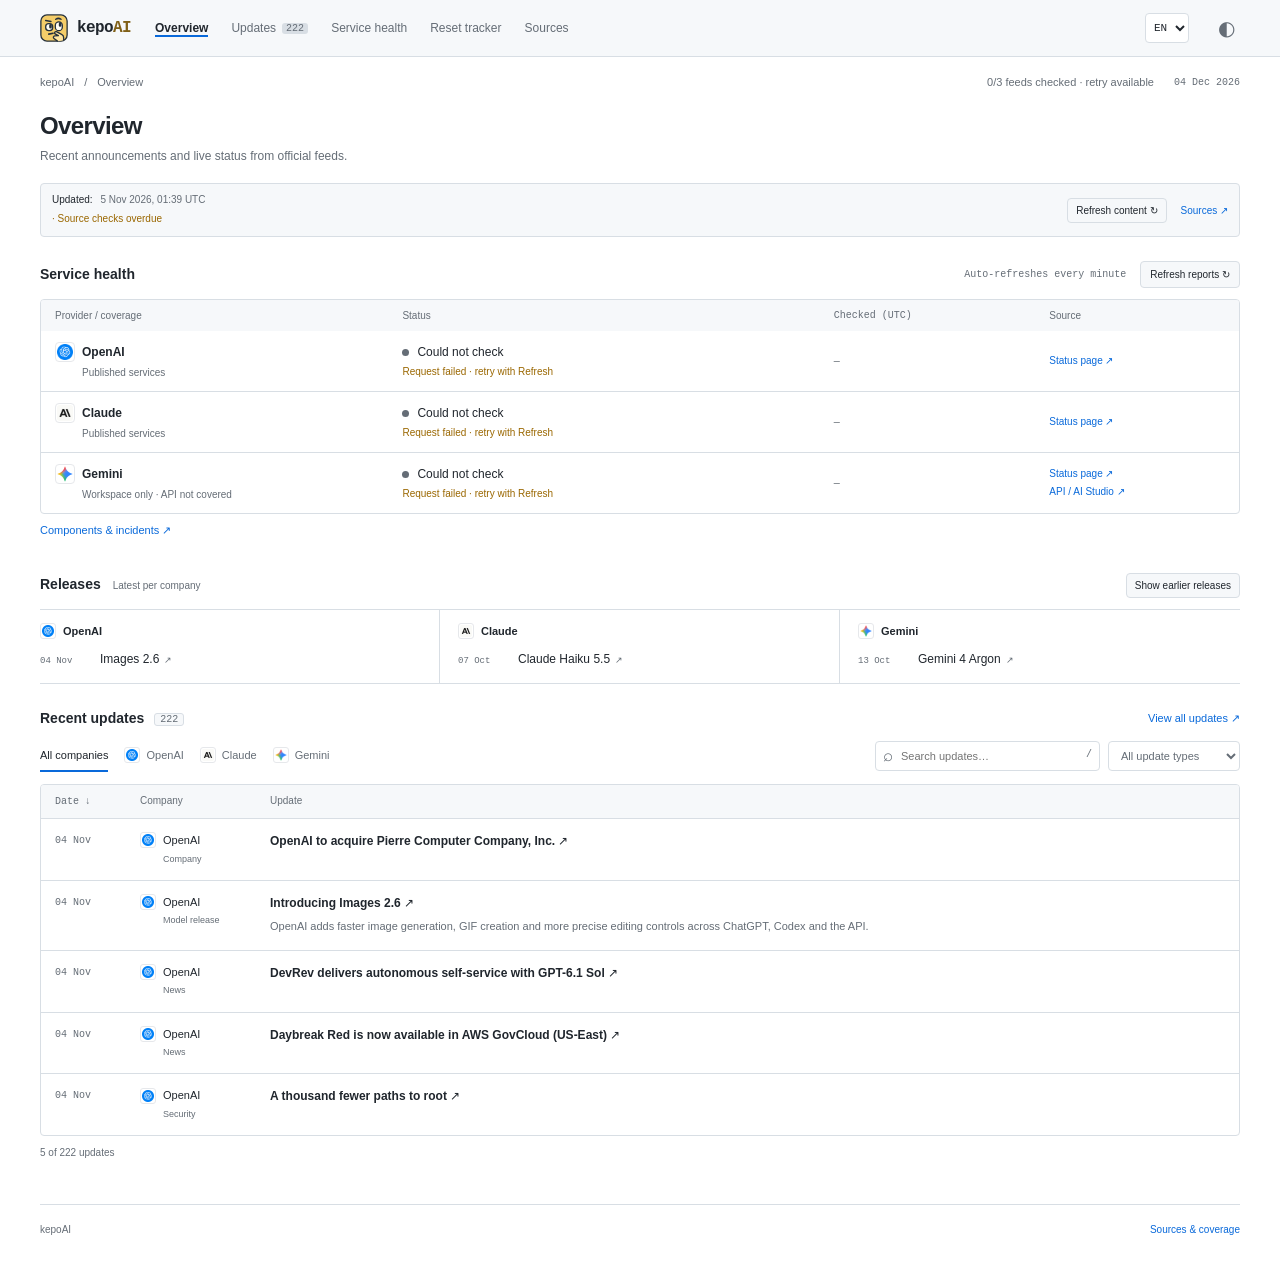
<file: index.html>
<!doctype html>
<html lang="id">
  <head>
    <meta charset="utf-8" />
    <meta name="viewport" content="width=device-width, initial-scale=1" />
    <meta
      name="description"
      content="Kabar OpenAI, Claude, dan Gemini, status layanan resmi, serta pengingat reset pribadi."
    />
    <meta
      http-equiv="Content-Security-Policy"
      content="default-src 'none'; connect-src 'self' https://status.openai.com https://status.claude.com https://www.google.com; img-src data:; style-src 'sha256-1diFyU5VAPRVnHL25bMaxOjrnSyj8Wvh6AUD6qG/LgE='; script-src 'sha256-ClzO+RkUIVJm9urcC1UfMwVad5RYmPtVOexb3N1t/yA=' 'sha256-KWLQ8GozPYU359nZzc+rfLIegenryTxFDcrTpho1BAU=' 'sha256-PY3yM+Izz+8QdseylMen/idDLRLdqt5+ecJAyY6wc68=' 'sha256-j7MXzugCh5J5wT/P/EjT5w8nzO+Y2iSnQl2g7xqF9nE=' 'sha256-Jj9pktNwsIxhbiGfzFUaGylv0wT8iHW5aMlJu1mub0Q=' 'sha256-cDcAWV3glUwRrMY/YfPjnUXR8y31Bbdqz7ualLUgOV4='; base-uri 'none'; form-action 'none'; object-src 'none'"
    />
    <meta name="theme-color" content="#ffffff" />
    <title>kepoAI — Kabar &amp; status layanan</title>
    <link rel="icon" href="data:image/svg+xml,%3Csvg%20xmlns%3D%22http%3A%2F%2Fwww.w3.org%2F2000%2Fsvg%22%20viewBox%3D%220%200%2032%2032%22%3E%3Crect%20x%3D%221%22%20y%3D%221%22%20width%3D%2230%22%20height%3D%2230%22%20rx%3D%227%22%20fill%3D%22%23f4cd69%22%20stroke%3D%22%2326313b%22%20stroke-width%3D%221.5%22%2F%3E%3Cpath%20d%3D%22M6.5%207.5l6%201M18%206q3-2%206%200%22%20fill%3D%22none%22%20stroke%3D%22%2326313b%22%20stroke-width%3D%221.7%22%20stroke-linecap%3D%22round%22%2F%3E%3Crect%20x%3D%226.5%22%20y%3D%2211%22%20width%3D%228%22%20height%3D%228%22%20rx%3D%223.5%22%20fill%3D%22%23fffdf5%22%20stroke%3D%22%2326313b%22%20stroke-width%3D%221.5%22%2F%3E%3Crect%20x%3D%2217.5%22%20y%3D%229%22%20width%3D%228%22%20height%3D%2210%22%20rx%3D%224%22%20fill%3D%22%23fffdf5%22%20stroke%3D%22%2326313b%22%20stroke-width%3D%221.5%22%2F%3E%3Cpath%20d%3D%22M12%2013v2M23%2011v2%22%20stroke%3D%22%2326313b%22%20stroke-width%3D%223%22%20stroke-linecap%3D%22round%22%2F%3E%3Cpath%20d%3D%22M10%2023l5-1%22%20fill%3D%22none%22%20stroke%3D%22%2326313b%22%20stroke-width%3D%221.8%22%20stroke-linecap%3D%22round%22%2F%3E%3Cpath%20d%3D%22M20%2031l-4-3a1.6%201.6%200%200%201%20.8-2.9l4.2-.3-3.7-2a1.5%201.5%200%200%201%201.4-2.6l6%203a4%204%200%200%201%202.3%203.6V30%22%20fill%3D%22%23ffe5a0%22%20stroke%3D%22%2326313b%22%20stroke-width%3D%221.5%22%20stroke-linecap%3D%22round%22%20stroke-linejoin%3D%22round%22%2F%3E%3C%2Fsvg%3E%0A" type="image/svg+xml" />
    <style>* {
  box-sizing: border-box;
}
:root {
  --bg: #fff;
  --surface: #f6f8fa;
  --ink: #20262d;
  --muted: #656d76;
  --line: #d8dee4;
  --accent: #0969da;
  --green: #1a7f37;
  --warn: #9a6700;
  --red: #cf222e;
  --mono: ui-monospace, SFMono-Regular, Consolas, monospace;
}
body {
  margin: 0;
  background: var(--bg);
  color: var(--ink);
  font:
    13px/1.5 -apple-system,
    BlinkMacSystemFont,
    "Segoe UI",
    Arial,
    sans-serif;
  -webkit-font-smoothing: antialiased;
}
body.dark {
  --bg: #0d1117;
  --surface: #161b22;
  --ink: #e6edf3;
  --muted: #919ba6;
  --line: #30363d;
  --accent: #58a6ff;
  --green: #3fb950;
  --warn: #d29922;
  --red: #f85149;
}
a {
  color: inherit;
  text-decoration: none;
}
a:hover {
  color: var(--accent);
}
button,
input,
select {
  font: inherit;
}
button {
  cursor: pointer;
  color: inherit;
}
button:disabled {
  cursor: wait;
  opacity: 0.6;
}
button,
a {
  touch-action: manipulation;
}
button:focus-visible,
a:focus-visible,
input:focus-visible,
select:focus-visible,
summary:focus-visible {
  outline: 2px solid var(--accent);
  outline-offset: 3px;
}
.masthead {
  min-height: 57px;
  display: flex;
  align-items: center;
  gap: 35px;
  padding: 0 max(24px, calc((100vw - 1200px) / 2));
  border-bottom: 1px solid var(--line);
  background: var(--surface);
}
.brand {
  font: 650 16px var(--mono);
  letter-spacing: -0.6px;
  flex-shrink: 0;
}
nav {
  display: flex;
  gap: 23px;
  align-items: center;
  align-self: stretch;
  scrollbar-width: none;
}
nav::-webkit-scrollbar {
  display: none;
}
nav a {
  position: relative;
  white-space: nowrap;
  font-size: 12px;
  color: var(--muted);
  display: flex;
  align-items: center;
  gap: 6px;
}
nav a.active {
  color: var(--ink);
  font-weight: 600;
}
nav a.active:after {
  content: "";
  position: absolute;
  bottom: 0;
  left: 0;
  right: 0;
  height: 2px;
  background: var(--accent);
}
.nav-count {
  font: 10px var(--mono);
  background: var(--line);
  padding: 0 4px;
  border-radius: 3px;
  color: var(--muted);
}
.theme-button {
  border: 0;
  background: none;
  font-size: 20px;
  color: var(--muted);
  padding: 5px;
  margin-left: auto;
}
.page {
  max-width: 1248px;
  margin: auto;
  padding: 0 24px;
}
.topbar {
  display: flex;
  justify-content: space-between;
  gap: 20px;
  padding: 17px 0 12px;
  font-size: 11px;
  color: var(--muted);
}
.slash {
  padding: 0 10px;
  color: var(--muted);
}
.topbar-right {
  display: flex;
  gap: 20px;
}
.topbar time {
  font: 10px/1.7 var(--mono);
}
main {
  outline: none;
}
.heading {
  display: flex;
  justify-content: space-between;
  align-items: center;
  gap: 20px;
  margin: 7px 0 18px;
}
h1 {
  font-size: 24px;
  font-weight: 600;
  letter-spacing: -0.6px;
  line-height: 1.3;
  margin: 0 0 6px;
}
.heading p {
  font-size: 12px;
  color: var(--muted);
  margin: 0;
}
.button {
  display: inline-flex;
  gap: 7px;
  align-items: center;
  justify-content: center;
  padding: 6px 11px;
  border: 1px solid var(--line);
  border-radius: 4px;
  background: var(--surface);
  font-size: 11px;
  color: var(--ink);
  white-space: nowrap;
}
.button:hover {
  border-color: var(--muted);
}
.button.primary {
  background: var(--accent);
  border-color: var(--accent);
  color: #fff;
}
.content-meta {
  border: 1px solid var(--line);
  background: var(--surface);
  border-radius: 4px;
  padding: 8px 11px;
  display: flex;
  justify-content: space-between;
  gap: 15px;
  font-size: 10px;
  color: var(--muted);
  margin-bottom: 24px;
}
.content-meta strong {
  font-weight: 500;
  color: var(--ink);
  margin-right: 5px;
}
.content-meta #content-age {
  margin-left: 8px;
}
.content-meta a {
  white-space: nowrap;
  color: var(--accent);
}
.section-heading {
  display: flex;
  align-items: center;
  justify-content: space-between;
  gap: 15px;
  margin-bottom: 11px;
}
h2 {
  font-size: 14px;
  font-weight: 600;
  margin: 0;
  line-height: 1.5;
}
.health-controls {
  display: flex;
  gap: 14px;
  align-items: center;
}
.health-controls > span {
  font: 10px var(--mono);
  color: var(--muted);
}
.refresh-button {
  font-size: 10px;
  padding: 5px 9px;
}
.service-table-wrap,
.updates-table-wrap {
  border: 1px solid var(--line);
  border-radius: 4px;
  overflow: hidden;
}
.service-table,
.updates-table {
  width: 100%;
  border-collapse: collapse;
  table-layout: fixed;
}
.service-table th,
.service-table td {
  padding: 11px 14px;
  text-align: left;
  border-bottom: 1px solid var(--line);
  font-weight: 400;
  vertical-align: middle;
}
.service-table tr:last-child > * {
  border-bottom: 0;
}
.service-table thead th {
  font-size: 10px;
  color: var(--muted);
  background: var(--surface);
  padding-top: 8px;
  padding-bottom: 8px;
}
.service-table th:first-child {
  width: 29%;
}
.service-table th:nth-child(2) {
  width: 36%;
}
.service-table .checked-column {
  width: 18%;
}
.service-table .source-column {
  width: 17%;
}
.provider-name {
  display: block;
  font-size: 12px;
  font-weight: 600;
}
.provider-coverage {
  display: block;
  color: var(--muted);
  font-size: 10px;
  margin-top: 3px;
}
.service-status {
  display: flex;
  align-items: center;
  gap: 8px;
  font-size: 12px;
  line-height: 1.5;
}
.status-dot {
  height: 7px;
  width: 7px;
  border-radius: 50%;
  background: var(--muted);
  flex-shrink: 0;
}
.status-dot.operational,
.status-dot.clear {
  background: var(--green);
}
.status-dot.outage {
  background: var(--red);
}
.status-dot.degraded,
.status-dot.maintenance,
.status-dot.notice {
  background: var(--warn);
}
.checked-column {
  font: 10px var(--mono);
  color: var(--muted);
}
.service-table .source-column .text-link {
  display: block;
  font-size: 10px;
  line-height: 1.8;
}
.fetch-error,
.stale-label {
  display: block;
  font-size: 10px;
  color: var(--warn);
  margin-top: 3px;
}
.checking-label {
  font: 9px var(--mono);
  color: var(--muted);
}
.mobile-check,
.mobile-date {
  display: none;
}
.health-footnote {
  display: flex;
  justify-content: space-between;
  gap: 15px;
  font-size: 10px;
  color: var(--muted);
  padding: 8px 0;
}
.text-link {
  color: var(--accent);
  font-size: 11px;
}
.text-link:hover {
  text-decoration: underline;
}
.service-section {
  margin-bottom: 26px;
}
.count-label {
  display: inline-block;
  background: var(--surface);
  font: 10px var(--mono);
  border: 1px solid var(--line);
  border-radius: 3px;
  padding: 0 5px;
  margin-left: 6px;
  vertical-align: 1px;
  color: var(--muted);
}
.filters {
  display: flex;
  align-items: center;
  justify-content: space-between;
  gap: 24px;
  margin-bottom: 12px;
  flex-wrap: wrap;
}
.filter-bar {
  display: flex;
  align-items: center;
  gap: 16px;
}
.filter-button {
  border: 0;
  border-bottom: 2px solid transparent;
  background: none;
  font-size: 11px;
  padding: 7px 0;
  color: var(--muted);
  white-space: nowrap;
}
.filter-button.active {
  color: var(--ink);
  border-bottom-color: var(--accent);
  font-weight: 500;
}
.tiny-logo {
  display: none;
}
.filter-tools {
  display: flex;
  gap: 8px;
  align-items: center;
}
.search-box {
  position: relative;
}
.search-box > span {
  position: absolute;
  left: 8px;
  top: 6px;
  font-size: 17px;
  line-height: 1;
  color: var(--muted);
}
.search-box input {
  display: block;
  width: 225px;
  padding: 6px 25px;
  border: 1px solid var(--line);
  border-radius: 4px;
  font-size: 11px;
  background: var(--bg);
  color: var(--ink);
  height: 30px;
}
.search-box kbd {
  position: absolute;
  right: 8px;
  top: 6px;
  font: 10px/1.5 var(--mono);
  color: var(--muted);
}
select {
  border: 1px solid var(--line);
  border-radius: 4px;
  font-size: 11px;
  background: var(--bg);
  color: var(--muted);
  padding: 5px 23px 5px 8px;
  max-width: 100%;
  height: 30px;
}
.updates-table th,
.updates-table td {
  padding: 13px 14px;
  text-align: left;
  vertical-align: top;
  border-bottom: 1px solid var(--line);
  font-weight: 400;
}
.updates-table tbody tr:last-child > * {
  border-bottom: 0;
}
.updates-table tbody tr:hover {
  background: var(--surface);
}
.updates-table thead th {
  background: var(--surface);
  font-size: 10px;
  color: var(--muted);
  padding-top: 8px;
  padding-bottom: 8px;
}
.updates-table .entry-date-column {
  width: 85px;
  color: var(--muted);
  font: 10px/1.7 var(--mono);
}
.updates-table .entry-company-column {
  width: 130px;
}
.entry-company {
  display: block;
  font-size: 11px;
  font-weight: 500;
}
.entry-category {
  display: block;
  font-size: 9px;
  line-height: 1.7;
  margin-top: 3px;
  color: var(--muted);
}
.updates-table h3 {
  font-size: 12px;
  font-weight: 550;
  line-height: 1.6;
  margin: 0 0 4px;
  overflow-wrap: anywhere;
}
.entry-title {
  color: var(--ink);
}
.entry-title:hover {
  color: var(--accent);
  text-decoration: underline;
}
.updates-table p {
  font-size: 11px;
  line-height: 1.8;
  margin: 0;
  color: var(--muted);
  overflow-wrap: anywhere;
  max-width: 810px;
}
.feed-bottom {
  display: flex;
  justify-content: space-between;
  gap: 15px;
  padding: 9px 0;
  font-size: 10px;
  color: var(--muted);
}
.view-intro {
  font-size: 12px;
  line-height: 1.8;
  color: var(--muted);
  max-width: 800px;
  margin: 0 0 16px;
}
.section-heading .view-intro {
  margin: 0;
  max-width: 720px;
}
.health-details {
  border-top: 1px solid var(--line);
  margin-top: 20px;
}
.status-detail {
  display: grid;
  grid-template-columns: 120px 1fr;
  gap: 25px;
  padding: 22px 0;
  border-bottom: 1px solid var(--line);
}
.detail-label {
  font-size: 14px;
  font-weight: 600;
}
.status-detail p {
  font-size: 11px;
  line-height: 1.9;
  color: var(--muted);
  margin: 0 0 10px;
}
.status-detail details {
  margin: 14px 0;
}
.status-detail summary {
  font-size: 11px;
  cursor: pointer;
  margin-bottom: 12px;
}
.detail-components {
  display: grid;
  grid-template-columns: repeat(2, minmax(0, 1fr));
  gap: 0 22px;
  margin: 12px 0 18px;
}
.detail-components > div {
  display: flex;
  justify-content: space-between;
  gap: 15px;
  padding: 7px 0;
  border-bottom: 1px solid var(--line);
  font-size: 10px;
}
.detail-components > div > span:last-child {
  color: var(--muted);
}
.incident-list {
  font-size: 12px;
  padding-left: 18px;
  margin: 12px 0;
}
.incident-list .text-link {
  font-size: 11px;
}
.panel {
  border: 1px solid var(--line);
  border-radius: 4px;
  background: var(--bg);
}
.timer-grid {
  display: grid;
  grid-template-columns: repeat(3, minmax(0, 1fr));
  gap: 14px;
  margin: 0 0 26px;
}
.timer-card {
  padding: 17px;
}
.timer-card h3 {
  font-size: 13px;
  font-weight: 600;
  margin: 0 0 17px;
}
.timer-number {
  font: 19px/1.5 var(--mono);
  letter-spacing: -0.7px;
}
.timer-card p {
  font-size: 11px;
  color: var(--muted);
  line-height: 1.8;
}
.timer-actions {
  display: flex;
  gap: 12px;
  align-items: center;
  margin-top: 15px;
}
.timer-remove {
  border: 0;
  background: none;
  font-size: 10px;
  color: var(--muted);
  padding: 4px;
}
.company-logo {
  display: none;
}
.reset-record {
  padding: 16px 18px;
  border-bottom: 1px solid var(--line);
}
.reset-record:last-child {
  border-bottom: 0;
}
.reset-record time {
  font: 10px var(--mono);
  color: var(--muted);
  margin-right: 15px;
}
.category {
  font-size: 9px;
  color: var(--muted);
}
.reset-record h3 {
  font-size: 13px;
  margin: 10px 0 7px;
  font-weight: 550;
}
.reset-record p {
  font-size: 11px;
  line-height: 1.8;
  color: var(--muted);
  margin: 0 0 10px;
}
.reset-record .text-link {
  margin-right: 20px;
  font-size: 10px;
}
.source-grid {
  display: grid;
  grid-template-columns: 1fr 1fr;
  gap: 0 35px;
  border-top: 1px solid var(--line);
}
.source-card {
  padding: 22px 0;
  border-bottom: 1px solid var(--line);
}
.source-card h3 {
  font-size: 14px;
  font-weight: 600;
  margin: 0 0 12px;
}
.source-card p {
  font-size: 12px;
  color: var(--muted);
  line-height: 1.9;
}
.source-card a {
  display: block;
  font-size: 11px;
  color: var(--accent);
  line-height: 2.5;
}
.source-card .button {
  margin: 7px 0;
}
.empty {
  border: 1px solid var(--line);
  border-radius: 4px;
  padding: 28px 20px;
  background: var(--surface);
}
.empty h3 {
  font-size: 14px;
  margin: 0 0 10px;
}
.empty p {
  font-size: 12px;
  color: var(--muted);
}
.small {
  font-size: 11px;
  line-height: 1.9;
  color: var(--muted);
}
footer {
  display: flex;
  align-items: center;
  justify-content: space-between;
  gap: 20px;
  border-top: 1px solid var(--line);
  padding: 17px 0 25px;
  margin-top: 35px;
  color: var(--muted);
  font-size: 10px;
}
footer > a {
  color: var(--accent);
}
dialog {
  background: var(--bg);
  color: var(--ink);
  width: min(500px, calc(100vw - 30px));
  border: 1px solid var(--line);
  border-radius: 6px;
  padding: 23px;
  box-shadow: 0 16px 60px #0003;
}
dialog::backdrop {
  background: #20262d88;
}
.dialog-heading {
  display: flex;
  align-items: center;
  justify-content: space-between;
  gap: 15px;
}
.dialog-heading h2 {
  font-size: 17px;
  font-weight: 600;
}
.icon-button {
  background: none;
  border: 0;
  font-size: 24px;
  color: var(--muted);
  padding: 0 3px;
}
dialog p {
  font-size: 12px;
  color: var(--muted);
  line-height: 1.9;
}
dialog label {
  display: block;
  font-size: 11px;
  margin: 17px 0 6px;
}
dialog input,
dialog select {
  width: 100%;
  height: auto;
  border: 1px solid var(--line);
  border-radius: 4px;
  background: var(--bg);
  color: var(--ink);
  padding: 9px;
  font-size: 12px;
}
.dialog-actions {
  display: flex;
  gap: 10px;
  justify-content: flex-end;
  margin-top: 22px;
}
#data-message {
  font-size: 11px;
  color: var(--green);
}
#toast {
  position: fixed;
  bottom: 24px;
  left: 50%;
  transform: translateX(-50%);
  border-radius: 4px;
  background: var(--ink);
  color: var(--bg);
  padding: 11px 18px;
  font-size: 11px;
  visibility: hidden;
  z-index: 20;
}
#toast.visible {
  visibility: visible;
}
.skip {
  position: fixed;
  left: 20px;
  top: -100px;
  z-index: 30;
  padding: 11px 18px;
  background: var(--ink);
  color: var(--bg);
  border-radius: 4px;
}
.skip:focus {
  top: 10px;
}
.noscript {
  padding: 18px;
  border-top: 1px solid var(--line);
}
.noscript a {
  text-decoration: underline;
}
.sr-only {
  position: absolute;
  width: 1px;
  height: 1px;
  padding: 0;
  margin: -1px;
  overflow: hidden;
  clip: rect(0, 0, 0, 0);
  white-space: nowrap;
  border: 0;
}
@media (max-width: 1000px) {
  .masthead {
    gap: 24px;
  }
  nav {
    gap: 17px;
  }
  nav a {
    font-size: 11px;
  }
  .filters {
    gap: 12px;
  }
  .search-box input {
    width: 185px;
  }
  .filter-bar {
    gap: 15px;
  }
  .service-table th:first-child {
    width: 28%;
  }
  .service-table th:nth-child(2) {
    width: 34%;
  }
  .service-table .checked-column {
    width: 18%;
  }
  .service-table .source-column {
    width: 20%;
  }
  .service-table th,
  .service-table td {
    padding-left: 12px;
    padding-right: 12px;
  }
}
@media (max-width: 800px) {
  .masthead {
    flex-wrap: wrap;
    gap: 0;
    padding: 15px 20px 0;
    min-height: 0;
  }
  .brand {
    margin-bottom: 10px;
  }
  .theme-button {
    order: 0;
    margin-bottom: 10px;
    margin-left: auto;
    padding: 0 4px;
  }
  nav {
    order: 1;
    width: 100%;
    overflow-x: auto;
    gap: 23px;
    height: 37px;
  }
  nav a {
    font-size: 11px;
    flex-shrink: 0;
  }
  .page {
    padding: 0 20px;
  }
  .topbar {
    font-size: 10px;
    padding-top: 14px;
  }
  .topbar-right {
    gap: 0;
  }
  .topbar time {
    display: none;
  }
  .heading {
    margin: 10px 0 16px;
  }
  h1 {
    font-size: 23px;
  }
  .content-meta {
    font-size: 9px;
    margin-bottom: 22px;
  }
  .content-meta #content-age {
    display: block;
    margin: 3px 0 0;
  }
  .content-meta a {
    align-self: center;
  }
  .filters {
    align-items: stretch;
    gap: 10px;
    flex-direction: column;
  }
  .filter-bar {
    gap: 22px;
  }
  .filter-tools {
    width: 100%;
  }
  .search-box {
    flex: 1;
  }
  .search-box input {
    width: 100%;
  }
  .filter-tools select {
    max-width: 170px;
  }
  .updates-table .entry-company-column {
    width: 105px;
  }
  .updates-table .entry-date-column {
    width: 72px;
  }
  .updates-table th,
  .updates-table td {
    padding: 11px;
  }
  .service-table th:first-child {
    width: 28%;
  }
  .service-table th:nth-child(2) {
    width: 38%;
  }
  .service-table .source-column {
    width: 18%;
  }
  .service-table .checked-column {
    width: 16%;
  }
  .provider-coverage {
    font-size: 9px;
  }
  .service-status {
    font-size: 11px;
  }
  .service-table th,
  .service-table td {
    padding: 10px;
  }
  .checked-column {
    font-size: 9px;
  }
  .service-table .source-column .text-link {
    font-size: 9px;
  }
  .health-controls > span {
    font-size: 9px;
  }
  .health-footnote {
    font-size: 9px;
  }
  .health-footnote .text-link {
    font-size: 10px;
  }
  .status-detail {
    grid-template-columns: 90px 1fr;
    gap: 20px;
  }
  .detail-components {
    grid-template-columns: 1fr;
  }
  .timer-grid {
    gap: 10px;
  }
  .timer-card {
    padding: 14px;
  }
  .timer-number {
    font-size: 16px;
  }
  .timer-actions {
    gap: 9px;
  }
  .timer-actions .button {
    font-size: 10px;
    padding: 5px 8px;
  }
  .source-grid {
    gap: 0 25px;
  }
  footer {
    font-size: 9px;
  }
}
@media (max-width: 550px) {
  .masthead {
    padding: 15px 16px 0;
  }
  nav {
    gap: 21px;
    height: 39px;
  }
  nav a {
    font-size: 10px;
  }
  .brand {
    font-size: 15px;
  }
  .nav-count {
    font-size: 9px;
  }
  .page {
    padding: 0 15px;
  }
  .topbar {
    font-size: 9px;
    padding: 13px 0;
  }
  .topbar-right {
    max-width: 47%;
    text-align: right;
  }
  #live-summary {
    font-size: 9px;
  }
  .heading {
    align-items: flex-start;
    gap: 12px;
    margin: 5px 0 15px;
  }
  h1 {
    font-size: 22px;
  }
  .heading p {
    font-size: 11px;
    line-height: 1.8;
    max-width: 245px;
  }
  .content-meta {
    padding: 8px 9px;
    font-size: 9px;
    line-height: 1.8;
    gap: 10px;
  }
  .content-meta #content-age {
    font-size: 8px;
    max-width: 240px;
  }
  .content-meta a {
    font-size: 9px;
    align-self: flex-start;
  }
  h2 {
    font-size: 13px;
  }
  .health-controls > span {
    display: none;
  }
  .refresh-button {
    font-size: 9px;
    padding: 5px 7px;
  }
  .section-heading {
    gap: 10px;
  }
  .service-table th:first-child {
    width: 33%;
  }
  .service-table th:nth-child(2) {
    width: 43%;
  }
  .service-table .source-column {
    width: 24%;
  }
  .service-table .checked-column {
    display: none;
  }
  .service-table th,
  .service-table td {
    padding: 10px 8px;
  }
  .service-table thead th {
    font-size: 9px;
  }
  .provider-name {
    font-size: 11px;
  }
  .provider-coverage {
    font-size: 8px;
    line-height: 1.7;
    margin-top: 3px;
  }
  .service-status {
    font-size: 10px;
    gap: 6px;
    align-items: flex-start;
  }
  .status-dot {
    width: 6px;
    height: 6px;
    margin-top: 5px;
  }
  .mobile-check {
    display: block;
    color: var(--muted);
    font: 8px/1.7 var(--mono);
    margin-top: 4px;
  }
  .service-table .source-column .text-link {
    font-size: 8px;
    line-height: 1.9;
  }
  .health-footnote {
    display: block;
    font-size: 9px;
    line-height: 1.8;
  }
  .health-footnote > a {
    display: block;
    margin-top: 3px;
    font-size: 9px;
  }
  .service-section {
    margin-bottom: 20px;
  }
  .count-label {
    font-size: 9px;
  }
  .section-heading > .text-link {
    font-size: 10px;
  }
  .filter-bar {
    gap: 19px;
  }
  .filter-button {
    font-size: 10px;
    padding: 6px 0;
  }
  .filter-tools select {
    max-width: 125px;
    font-size: 10px;
  }
  .search-box input {
    font-size: 10px;
  }
  .updates-table .entry-date-column {
    display: none;
  }
  .updates-table .entry-company-column {
    width: 70px;
  }
  .updates-table th,
  .updates-table td {
    padding: 11px 8px;
  }
  .updates-table thead th {
    font-size: 9px;
  }
  .entry-company {
    font-size: 10px;
  }
  .entry-category {
    font-size: 8px;
    line-height: 1.7;
    overflow-wrap: anywhere;
  }
  .mobile-date {
    display: block;
    font: 8px var(--mono);
    color: var(--muted);
    margin-top: 8px;
  }
  .updates-table h3 {
    font-size: 11px;
    line-height: 1.8;
    margin: 0 0 5px;
  }
  .updates-table p {
    font-size: 10px;
    line-height: 1.9;
  }
  .feed-bottom {
    font-size: 9px;
  }
  .section-heading:has(.view-intro) {
    display: block;
  }
  .section-heading .view-intro {
    font-size: 11px;
    margin-bottom: 12px;
  }
  .section-heading:has(.view-intro) .health-controls {
    justify-content: flex-end;
  }
  .health-details {
    margin-top: 15px;
  }
  .status-detail {
    display: block;
    padding: 18px 0;
  }
  .detail-label {
    font-size: 14px;
    margin-bottom: 12px;
  }
  .status-detail p {
    font-size: 11px;
  }
  .status-detail .text-link {
    font-size: 10px;
  }
  .source-grid {
    grid-template-columns: 1fr;
  }
  .source-card {
    padding: 20px 0;
  }
  .source-card p {
    font-size: 11px;
  }
  .source-card a {
    font-size: 10px;
  }
  .timer-grid {
    grid-template-columns: 1fr;
  }
  .timer-card {
    padding: 17px;
  }
  .timer-number {
    font-size: 22px;
  }
  .timer-actions {
    gap: 16px;
  }
  .reset-record {
    padding: 15px;
  }
  .reset-record time {
    display: block;
    margin-bottom: 5px;
    font-size: 9px;
  }
  .reset-record h3 {
    font-size: 12px;
  }
  .reset-record p {
    font-size: 10px;
  }
  .reset-record .text-link {
    font-size: 9px;
    margin-right: 15px;
  }
  .small {
    font-size: 10px;
  }
  .subtle {
    font-size: 9px;
    color: var(--muted);
  }
  footer {
    display: flex;
    flex-wrap: wrap;
    gap: 9px 15px;
    font-size: 9px;
    margin-top: 26px;
    padding-bottom: 20px;
  }
  footer > span:nth-child(2) {
    order: 2;
    width: 100%;
    font-size: 8px;
  }
  footer > a {
    margin-left: auto;
    font-size: 9px;
  }
  dialog {
    padding: 20px;
  }
  .dialog-heading h2 {
    font-size: 16px;
  }
  .fetch-error {
    font-size: 9px;
  }
  .empty {
    padding: 22px 15px;
  }
}
@media (max-width: 550px) {
  .service-status {
    font-size: 11px;
  }
  .provider-coverage {
    font-size: 9px;
  }
  .service-table .source-column .text-link {
    font-size: 9px;
  }
  .updates-table h3 {
    font-size: 12px;
  }
  .updates-table p {
    font-size: 11px;
  }
  .entry-company {
    font-size: 11px;
  }
  .entry-category,
  .mobile-date {
    font-size: 9px;
  }
}
.brand-mark {
  display: inline-block;
  object-fit: contain;
  flex-shrink: 0;
  background: #fff;
  border: 1px solid #e6e8eb;
  border-radius: 4px;
  padding: 1px;
  vertical-align: middle;
}
.brand-mark.small-mark {
  width: 16px;
  height: 16px;
  border-radius: 3px;
}
.provider-name,
.entry-company {
  display: flex;
  align-items: center;
  gap: 7px;
}
.provider-coverage {
  padding-left: 27px;
}
.entry-category,
.mobile-date {
  padding-left: 23px;
}
.filter-button {
  display: inline-flex;
  align-items: center;
  gap: 6px;
}
.timer-card h3 {
  display: flex;
  align-items: center;
  gap: 8px;
}
.visual-caption {
  font-size: 10px;
  color: var(--muted);
  line-height: 1.7;
}
.release-section {
  margin-bottom: 24px;
}
.release-section .section-heading {
  align-items: baseline;
}
.reset-calendar-layout {
  display: grid;
  grid-template-columns: 330px minmax(0, 1fr);
  gap: 16px;
}
.calendar-panel {
  border: 1px solid var(--line);
  border-radius: 4px;
  padding: 13px;
}
.calendar-toolbar {
  display: flex;
  align-items: center;
  justify-content: space-between;
  gap: 12px;
  margin-bottom: 13px;
}
.calendar-toolbar h3 {
  font-size: 13px;
  font-weight: 600;
  margin: 0;
}
.calendar-nav {
  height: 28px;
  width: 29px;
  padding: 0;
  font-size: 18px;
  line-height: 1;
}
.calendar-nav:disabled {
  cursor: default;
  opacity: 0.35;
}
.calendar-table {
  width: 100%;
  table-layout: fixed;
  border-collapse: separate;
  border-spacing: 3px;
}
.calendar-table th {
  font-size: 9px;
  font-weight: 500;
  color: var(--muted);
  text-align: center;
  padding: 3px 0 7px;
}
.calendar-table td {
  padding: 0;
  vertical-align: middle;
  text-align: center;
}
.calendar-day {
  position: relative;
  display: flex;
  flex-direction: column;
  align-items: center;
  justify-content: center;
  gap: 3px;
  background: transparent;
  color: var(--muted);
  border: 1px solid transparent;
  border-radius: 4px;
  width: 100%;
  height: 37px;
  font-size: 11px;
  padding: 2px;
  line-height: 1.1;
}
.calendar-day:hover {
  background: var(--surface);
  border-color: var(--line);
}
.calendar-day.has-records {
  background: var(--surface);
  border-color: var(--line);
  color: var(--ink);
  font-weight: 600;
}
.calendar-day.selected {
  border-color: var(--accent);
  box-shadow: inset 0 0 0 1px var(--accent);
  color: var(--accent);
}
.calendar-day[aria-current="date"] > span:first-child {
  text-decoration: underline;
  text-underline-offset: 3px;
}
.calendar-dots {
  display: flex;
  justify-content: center;
  gap: 3px;
  min-height: 4px;
  pointer-events: none;
}
.record-dot {
  height: 4px;
  width: 4px;
  display: inline-block;
  border-radius: 50%;
  background: var(--muted);
  flex-shrink: 0;
}
.record-dot.banked {
  background: var(--accent);
}
.record-dot.global {
  background: #bd720e;
}
.record-dot.other {
  background: var(--muted);
}
.calendar-legend {
  display: flex;
  flex-wrap: wrap;
  gap: 12px;
  padding: 12px 4px 0;
  font-size: 9px;
  color: var(--muted);
}
.calendar-legend > span {
  display: flex;
  align-items: center;
  gap: 5px;
}
.calendar-note {
  font-size: 9px;
  color: var(--muted);
  margin: 10px 4px 2px;
  line-height: 1.8;
}
.calendar-selection {
  border: 1px solid var(--line);
  border-radius: 4px;
  min-width: 0;
  overflow: hidden;
}
.calendar-selection-heading {
  padding: 12px 16px;
  background: var(--surface);
  border-bottom: 1px solid var(--line);
  display: flex;
  align-items: baseline;
  justify-content: space-between;
  gap: 15px;
}
.calendar-selection-heading h3 {
  font-size: 12px;
  font-weight: 600;
  margin: 0;
}
.calendar-selection-heading > span {
  font-size: 10px;
  color: var(--muted);
}
.calendar-selection .reset-record h3 {
  font-size: 12px;
}
.reset-type {
  font-size: 9px;
  color: var(--muted);
  display: inline-flex;
  align-items: center;
  gap: 5px;
}
.reset-type:before {
  content: "";
  width: 5px;
  height: 5px;
  background: var(--muted);
  border-radius: 50%;
}
.reset-type.banked:before {
  background: var(--accent);
}
.reset-type.global:before {
  background: #bd720e;
}
.calendar-empty {
  padding: 40px 22px;
  text-align: center;
  color: var(--muted);
}
.empty-calendar-icon {
  font-size: 30px;
  line-height: 1;
}
.calendar-empty h3 {
  font-size: 13px;
  font-weight: 500;
  color: var(--ink);
  margin: 12px 0 5px;
}
.calendar-empty p {
  font-size: 11px;
  line-height: 1.9;
  margin: 0;
}
.all-reset-records {
  margin-top: 15px;
}
.all-reset-records summary {
  cursor: pointer;
  font-size: 11px;
  color: var(--muted);
  margin-bottom: 12px;
}
@media (max-width: 800px) {
  .reset-calendar-layout {
    grid-template-columns: 300px minmax(0, 1fr);
    gap: 12px;
  }
  .calendar-panel {
    padding: 10px;
  }
  .calendar-selection-heading {
    display: block;
    padding: 12px;
  }
  .calendar-selection-heading > span {
    display: block;
    margin-top: 4px;
  }
  .calendar-selection .reset-record {
    padding: 13px;
  }
  .visual-caption {
    font-size: 9px;
  }
  .entry-company {
    gap: 6px;
  }
}
@media (max-width: 650px) {
  .reset-calendar-layout {
    grid-template-columns: 1fr;
  }
  .calendar-panel {
    max-width: none;
    padding: 14px;
  }
  .calendar-day {
    height: 39px;
  }
  .calendar-selection-heading {
    display: flex;
    align-items: center;
  }
  .calendar-selection-heading > span {
    margin: 0;
  }
  .calendar-empty {
    padding: 25px 15px;
  }
  .calendar-selection .reset-record {
    padding: 16px;
  }
}
@media (max-width: 550px) {
  .provider-name {
    gap: 6px;
  }
  .provider-name .brand-mark {
    width: 18px;
    height: 18px;
  }
  .provider-coverage {
    padding-left: 0;
  }
  .updates-table .entry-company-column {
    width: 92px;
  }
  .entry-company {
    gap: 5px;
  }
  .entry-category,
  .mobile-date {
    padding-left: 0;
  }
  .filter-bar {
    gap: 14px;
  }
  .filter-button {
    font-size: 10px;
    gap: 4px;
  }
  .filter-button .brand-mark {
    height: 14px;
    width: 14px;
  }
  .release-section .section-heading,
  #reset-calendar > .section-heading {
    display: block;
  }
  .release-section .visual-caption,
  #reset-calendar > .section-heading > .visual-caption {
    display: block;
    margin-top: 4px;
    font-size: 9px;
  }
  .release-section {
    margin-bottom: 22px;
  }
  .calendar-selection-heading h3 {
    font-size: 12px;
  }
  .calendar-selection-heading > span {
    font-size: 9px;
  }
  .calendar-legend,
  .calendar-note {
    font-size: 9px;
  }
  .reset-type {
    font-size: 9px;
  }
}
@media (prefers-reduced-motion: reduce) {
  * {
    scroll-behavior: auto !important;
    transition: none !important;
  }
}

.personal-reminders {
  margin-top: 28px;
}
.content-actions {
  display: flex;
  align-items: center;
  gap: 14px;
  flex-shrink: 0;
}
.content-actions .button {
  font-size: 10px;
  padding: 4px 8px;
}
.content-meta > div:first-child {
  min-width: 0;
}
.content-meta #content-age {
  display: block;
  margin: 3px 0 0;
  line-height: 1.8;
}
.content-warning {
  color: var(--warn);
}
.content-collection {
  margin-top: 24px;
  border-top: 1px solid var(--line);
  padding-top: 22px;
}
.content-collection h3 {
  font-size: 14px;
  font-weight: 600;
  margin: 0 0 10px;
}
.content-collection > p {
  font-size: 11px;
  color: var(--muted);
  line-height: 1.9;
}
.collection-table {
  border-collapse: collapse;
  width: 100%;
  table-layout: fixed;
}
.collection-table th,
.collection-table td {
  text-align: left;
  padding: 10px 12px;
  border-bottom: 1px solid var(--line);
  vertical-align: top;
  font-size: 10px;
}
.collection-table th {
  font-size: 10px;
  font-weight: 500;
  background: var(--surface);
  color: var(--muted);
}
.collection-table th:first-child {
  width: 29%;
}
.collection-table th:nth-child(2),
.collection-table th:nth-child(4) {
  width: 23%;
}
.collection-table th:nth-child(3) {
  width: 25%;
}
.collection-table tr:last-child td {
  border: 0;
}
.collection-table td:nth-child(2),
.collection-table td:nth-child(4) {
  font: 9px/1.8 var(--mono);
  color: var(--muted);
}
.collection-table .text-link {
  font-size: 11px;
}
.source-kind {
  display: block;
  font-size: 9px;
  margin-top: 3px;
  color: var(--muted);
}
.source-ok {
  color: var(--green);
}
.source-error {
  color: var(--warn);
}
.record-dot.combined,
.reset-type.combined:before {
  background: linear-gradient(90deg, var(--accent) 50%, #bd720e 50%);
}
@media (max-width: 650px) {
  .content-meta {
    flex-direction: column;
    gap: 7px;
  }
  .content-actions {
    justify-content: space-between;
    gap: 12px;
  }
  .content-meta #content-age {
    max-width: none;
    font-size: 9px;
  }
  .collection-table th,
  .collection-table td {
    padding: 8px;
    font-size: 9px;
    overflow-wrap: anywhere;
  }
  .collection-table .text-link {
    font-size: 10px;
  }
  .collection-table td:nth-child(2),
  .collection-table td:nth-child(4) {
    font-size: 8px;
  }
  .source-kind {
    font-size: 8px;
  }
}

.release-heading {
  display: flex;
  align-items: baseline;
  gap: 12px;
}
.release-toggle {
  font-size: 10px;
  padding: 4px 8px;
}
.release-strip {
  display: grid;
  grid-template-columns: repeat(3, minmax(0, 1fr));
  border-top: 1px solid var(--line);
  border-bottom: 1px solid var(--line);
}
.release-column {
  min-width: 0;
  padding: 13px 18px;
  border-right: 1px solid var(--line);
}
.release-column:first-child {
  padding-left: 0;
}
.release-column:last-child {
  padding-right: 0;
  border-right: 0;
}
.release-column h3 {
  display: flex;
  align-items: center;
  gap: 7px;
  font-size: 11px;
  font-weight: 600;
  margin: 0 0 10px;
}
.release-list {
  list-style: none;
  padding: 0;
  margin: 0;
  display: grid;
  gap: 9px;
}
.release-list li {
  display: grid;
  grid-template-columns: 52px minmax(0, 1fr);
  gap: 8px;
  align-items: baseline;
  line-height: 1.7;
}
.release-list time {
  font: 9px/1.8 var(--mono);
  color: var(--muted);
  white-space: nowrap;
}
.release-list a {
  font-size: 12px;
  overflow-wrap: anywhere;
  color: var(--ink);
}
.release-list a:hover {
  text-decoration: underline;
  color: var(--accent);
}
.release-arrow {
  font-size: 9px;
  color: var(--muted);
  margin-left: 5px;
  white-space: nowrap;
}
.release-empty {
  font-size: 11px;
  color: var(--muted);
  margin: 0;
}
@media (max-width: 750px) {
  .release-strip {
    grid-template-columns: 1fr;
  }
  .release-column,
  .release-column:first-child,
  .release-column:last-child {
    display: grid;
    grid-template-columns: 84px minmax(0, 1fr);
    gap: 12px;
    padding: 12px 0;
    border-right: 0;
    border-bottom: 1px solid var(--line);
  }
  .release-column:last-child {
    border-bottom: 0;
  }
  .release-column h3 {
    margin: 0;
    align-items: flex-start;
    line-height: 1.8;
  }
  .release-list {
    gap: 8px;
  }
  .release-list a {
    font-size: 11px;
  }
  .release-list li {
    grid-template-columns: 48px minmax(0, 1fr);
    gap: 7px;
  }
  .release-heading {
    display: block;
  }
  .release-heading .visual-caption {
    display: block;
    margin-top: 3px;
  }
  .release-section > .section-heading {
    display: flex;
    align-items: center;
  }
  .release-toggle {
    font-size: 9px;
    padding: 4px 7px;
  }
  .release-section .section-heading .visual-caption {
    font-size: 9px;
  }
  .release-column .brand-mark {
    margin-top: 1px;
  }
}

/* Compact curious-terminal identity. */
.brand {
  display: inline-flex;
  align-items: center;
  gap: 9px;
}
.site-mark {
  display: block;
  flex: none;
  width: 28px;
  height: 28px;
}
.wordmark-ai {
  color: #806017;
}
body.dark .wordmark-ai {
  color: #f4cd69;
}

.language-control {
  margin-left: auto;
  display: flex;
  align-items: center;
}
.language-control select {
  background: var(--bg);
  color: var(--ink);
  border: 1px solid var(--line);
  border-radius: 4px;
  font: 11px var(--mono);
  padding: 4px;
  min-height: 28px;
}
.masthead {
  gap: 24px;
}
.theme-button {
  margin-left: 0;
}
@media (max-width: 750px) {
  .masthead {
    gap: 12px;
  }
  .language-control {
    margin-left: auto;
  }
  .language-control select {
    font-size: 10px;
  }
}

body {
  color-scheme: light;
}
body.dark {
  color-scheme: dark;
}
</style>
    
    
    
    
    
    
  </head>
  <body>
    <a class="skip" href="#main">Skip to content</a>
    <header class="masthead">
      <a class="brand" href="#overview" aria-label="kepoAI home"
        ><img
          class="site-mark"
          src="data:image/svg+xml,%3Csvg%20xmlns%3D%22http%3A%2F%2Fwww.w3.org%2F2000%2Fsvg%22%20viewBox%3D%220%200%2032%2032%22%3E%3Crect%20x%3D%221%22%20y%3D%221%22%20width%3D%2230%22%20height%3D%2230%22%20rx%3D%227%22%20fill%3D%22%23f4cd69%22%20stroke%3D%22%2326313b%22%20stroke-width%3D%221.5%22%2F%3E%3Cpath%20d%3D%22M6.5%207.5l6%201M18%206q3-2%206%200%22%20fill%3D%22none%22%20stroke%3D%22%2326313b%22%20stroke-width%3D%221.7%22%20stroke-linecap%3D%22round%22%2F%3E%3Crect%20x%3D%226.5%22%20y%3D%2211%22%20width%3D%228%22%20height%3D%228%22%20rx%3D%223.5%22%20fill%3D%22%23fffdf5%22%20stroke%3D%22%2326313b%22%20stroke-width%3D%221.5%22%2F%3E%3Crect%20x%3D%2217.5%22%20y%3D%229%22%20width%3D%228%22%20height%3D%2210%22%20rx%3D%224%22%20fill%3D%22%23fffdf5%22%20stroke%3D%22%2326313b%22%20stroke-width%3D%221.5%22%2F%3E%3Cpath%20d%3D%22M12%2013v2M23%2011v2%22%20stroke%3D%22%2326313b%22%20stroke-width%3D%223%22%20stroke-linecap%3D%22round%22%2F%3E%3Cpath%20d%3D%22M10%2023l5-1%22%20fill%3D%22none%22%20stroke%3D%22%2326313b%22%20stroke-width%3D%221.8%22%20stroke-linecap%3D%22round%22%2F%3E%3Cpath%20d%3D%22M20%2031l-4-3a1.6%201.6%200%200%201%20.8-2.9l4.2-.3-3.7-2a1.5%201.5%200%200%201%201.4-2.6l6%203a4%204%200%200%201%202.3%203.6V30%22%20fill%3D%22%23ffe5a0%22%20stroke%3D%22%2326313b%22%20stroke-width%3D%221.5%22%20stroke-linecap%3D%22round%22%20stroke-linejoin%3D%22round%22%2F%3E%3C%2Fsvg%3E%0A"
          width="28"
          height="28"
          alt=""
        /><span class="wordmark"
          >kepo<span class="wordmark-ai">AI</span></span
        ></a
      >
      <nav aria-label="Main navigation">
        <a href="#overview" data-nav="overview">Overview</a>
        <a href="#updates" data-nav="updates"
          >Updates <span id="update-count" class="nav-count"></span
        ></a>
        <a href="#status" data-nav="status">Service health</a>
        <a href="#resets" data-nav="resets">Reset tracker</a>
        <a href="#sources" data-nav="sources">Sources</a>
      </nav>
      <label class="language-control"
        ><span class="sr-only">Language</span
        ><select id="language" aria-label="Language">
          <option value="id" selected>ID</option>
          <option value="en">EN</option>
        </select></label
      >
      <button
        id="theme-toggle"
        class="theme-button"
        aria-label="Switch appearance"
        title="Switch appearance"
      >
        ◐
      </button>
    </header>
    <div class="page">
      <div class="topbar">
        <div>
          <span class="breadcrumb">kepoAI</span><span class="slash">/</span
          ><span id="page-label">Overview</span>
        </div>
        <div class="topbar-right">
          <span id="live-summary" role="status">Official status feeds</span
          ><time id="today"></time>
        </div>
      </div>
      <main id="main" tabindex="-1">
        <div class="heading">
          <div>
            <h1 id="page-title">Overview</h1>
            <p id="page-description">
              Recent announcements and live status from official feeds.
            </p>
          </div>
        </div>
        <div class="content-meta">
          <div>
            <strong>Updated:</strong> <span id="content-updated"></span
            ><span id="content-age" role="status"></span>
          </div>
          <div class="content-actions">
            <button class="button" data-refresh-content>
              Refresh content ↻</button
            ><a href="#sources">Sources ↗</a>
          </div>
        </div>
        <div id="view"></div>
        <footer>
          <span>kepoAI</span><a href="#sources">Sources &amp; coverage</a>
        </footer>
      </main>
    </div>
    <dialog id="timer-dialog" aria-labelledby="timer-dialog-title">
      <form id="timer-form">
        <div class="dialog-heading">
          <h2 id="timer-dialog-title">Personal reset reminder</h2>
          <button
            type="button"
            class="icon-button"
            data-close="timer-dialog"
            aria-label="Close dialog"
          >
            ×
          </button>
        </div>
        <p>
          Enter the reset time shown in your account. Reminders last for this
          visit only and clear when the page reloads.
        </p>
        <label for="timer-provider">Company</label
        ><select id="timer-provider">
          <option value="openai">OpenAI / Codex</option>
          <option value="claude">Claude</option>
          <option value="gemini">Gemini</option></select
        ><label for="timer-date"
          >Reset date and time (your device’s local time)</label
        ><input type="datetime-local" id="timer-date" required /><label
          for="timer-note"
          >Label (optional)</label
        ><input
          id="timer-note"
          maxlength="80"
          placeholder="Weekly Codex limit"
        />
        <p class="small" id="timer-timezone"></p>
        <div class="dialog-actions">
          <button type="button" class="button" data-close="timer-dialog">
            Cancel</button
          ><button class="button primary" type="submit">Set reminder</button>
        </div>
      </form>
    </dialog>
    <div id="toast" role="status" aria-live="polite"></div>
    <noscript
      ><div class="noscript">
        Aktifkan JavaScript untuk kabar dan status layanan. Sumber resmi:
        <a href="https://openai.com/news/">OpenAI</a>,
        <a href="https://www.anthropic.com/news">Anthropic</a>,
        <a href="https://aistudio.google.com/docs/changelog">Gemini</a>.
      </div></noscript
    >
  <script>/* Public content collected at build time. No visitor data is stored. */
window.MODEL_WATCH_DATA = {
  "version": 1,
  "updatedAt": "2026-11-05T01:39:21Z",
  "providers": [
    {
      "id": "openai",
      "name": "OpenAI",
      "subtitle": "ChatGPT \u00b7 Codex \u00b7 API",
      "status": "operational",
      "checkedAt": "2026-11-03T06:22:39Z",
      "statusUrl": "https://status.openai.com/",
      "scope": "Provider-wide aggregate from the official status API. Per-model, regional and account availability can differ.",
      "uptime": null,
      "uptimePeriod": "30 days",
      "uptimeSource": null,
      "history": [
        {
          "date": "2026-11-03",
          "status": "operational"
        }
      ]
    },
    {
      "id": "claude",
      "name": "Claude",
      "subtitle": "Claude \u00b7 Claude Code \u00b7 API",
      "status": "operational",
      "checkedAt": "2026-11-03T06:22:40Z",
      "statusUrl": "https://status.claude.com/",
      "scope": "Provider-wide aggregate from the official status API. Per-model, regional and account availability can differ.",
      "uptime": null,
      "uptimePeriod": "30 days",
      "uptimeSource": null,
      "history": [
        {
          "date": "2026-11-03",
          "status": "operational"
        }
      ]
    },
    {
      "id": "gemini",
      "name": "Gemini",
      "subtitle": "Gemini \u00b7 AI Studio \u00b7 API",
      "status": "unknown",
      "checkedAt": "2026-11-03T06:18:00Z",
      "statusUrl": "https://aistudio.google.com/status",
      "scope": "AI Studio status could not be verified in the saved snapshot. Google Cloud health does not establish Gemini app or API health.",
      "uptime": null,
      "uptimePeriod": "30 days",
      "uptimeSource": null,
      "history": []
    }
  ],
  "updates": [
    {
      "id": "auto-openai-169e630821ce1cffec",
      "provider": "openai",
      "date": "2026-11-04",
      "category": "Company",
      "title": "OpenAI to acquire Pierre Computer Company, Inc.",
      "summary": "Official company update. Open the source for details.",
      "url": "https://openai.com/index/openai-to-acquire-pierre",
      "source": "OpenAI",
      "automatic": true
    },
    {
      "id": "openai-images-26",
      "provider": "openai",
      "date": "2026-11-04",
      "category": "Model release",
      "title": "Introducing Images 2.6",
      "summary": "OpenAI adds faster image generation, GIF creation and more precise editing controls across ChatGPT, Codex and the API.",
      "url": "https://openai.com/index/introducing-images-2-6",
      "source": "OpenAI",
      "automatic": false
    },
    {
      "id": "auto-openai-f6d90a844d9c7686db",
      "provider": "openai",
      "date": "2026-11-04",
      "category": "News",
      "title": "DevRev delivers autonomous self-service with GPT-6.1 Sol",
      "summary": "Official company update. Open the source for details.",
      "url": "https://openai.com/index/devrev-enterprise-self-service",
      "source": "OpenAI",
      "automatic": true
    },
    {
      "id": "auto-openai-c64066d0f62a31dc8a",
      "provider": "openai",
      "date": "2026-11-04",
      "category": "News",
      "title": "Daybreak Red is now available in AWS GovCloud (US-East)",
      "summary": "Official company update. Open the source for details.",
      "url": "https://openai.com/index/daybreak-red-aws-govcloud",
      "source": "OpenAI",
      "automatic": true
    },
    {
      "id": "auto-openai-f04d55b54312454b2d",
      "provider": "openai",
      "date": "2026-11-04",
      "category": "Security",
      "title": "A thousand fewer paths to root",
      "summary": "Official company update. Open the source for details.",
      "url": "https://openai.com/index/a-thousand-fewer-paths-to-root",
      "source": "OpenAI",
      "automatic": true
    },
    {
      "id": "auto-gemini-60b9790a998a49fd8a",
      "provider": "gemini",
      "date": "2026-11-04",
      "category": "API update",
      "title": "Voice remixing for Gemini 3.8 TTS",
      "summary": "Official release notes update. Open the source for details.",
      "url": "https://aistudio.google.com/docs/changelog#11-04-2026",
      "source": "Gemini API release notes",
      "automatic": true
    },
    {
      "id": "auto-openai-10516c9d6fdb93b2b8",
      "provider": "openai",
      "date": "2026-11-03",
      "category": "Company",
      "title": "OpenAI appoints Jill Hazelbaker as Chief Corporate Affairs Officer",
      "summary": "Official company update. Open the source for details.",
      "url": "https://openai.com/index/jill-hazelbaker-chief-corporate-affairs-officer",
      "source": "OpenAI",
      "automatic": true
    },
    {
      "id": "auto-openai-7a72c99942dbd347b6",
      "provider": "openai",
      "date": "2026-11-03",
      "category": "News",
      "title": "How Cisco defends at machine speed with OpenAI",
      "summary": "Official company update. Open the source for details.",
      "url": "https://openai.com/index/cisco-cyber",
      "source": "OpenAI",
      "automatic": true
    },
    {
      "id": "auto-openai-215a117790af4b0bff",
      "provider": "openai",
      "date": "2026-11-03",
      "category": "News",
      "title": "Heimstaden is changing residential real estate management with AI",
      "summary": "Official company update. Open the source for details.",
      "url": "https://openai.com/index/heimstaden",
      "source": "OpenAI",
      "automatic": true
    },
    {
      "id": "auto-openai-2665f1ae186d6720a2",
      "provider": "openai",
      "date": "2026-11-03",
      "category": "Research",
      "title": "Accelerating engineering for the physical world",
      "summary": "Official company update. Open the source for details.",
      "url": "https://openai.com/index/accelerating-engineering-for-the-physical-world",
      "source": "OpenAI",
      "automatic": true
    },
    {
      "id": "auto-openai-483639a0161d71287d",
      "provider": "openai",
      "date": "2026-11-02",
      "category": "Security",
      "title": "Rewarding defenders with bigger bug bounties",
      "summary": "Official company update. Open the source for details.",
      "url": "https://openai.com/index/rewarding-defenders-with-bigger-bug-bounties",
      "source": "OpenAI",
      "automatic": true
    },
    {
      "id": "auto-openai-475415d65532153930",
      "provider": "openai",
      "date": "2026-11-02",
      "category": "News",
      "title": "Qodo builds context into AI code review with Codex",
      "summary": "Official company update. Open the source for details.",
      "url": "https://openai.com/index/qodo-codex-plugin",
      "source": "OpenAI",
      "automatic": true
    },
    {
      "id": "auto-openai-98393a9c6563dd5bb3",
      "provider": "openai",
      "date": "2026-11-02",
      "category": "Security",
      "title": "Preparing our next security sprint to harden OpenAI",
      "summary": "Official company update. Open the source for details.",
      "url": "https://openai.com/index/preparing-our-next-security-sprint-to-harden-openai",
      "source": "OpenAI",
      "automatic": true
    },
    {
      "id": "auto-openai-e67f3ca44868f02eb6",
      "provider": "openai",
      "date": "2026-11-02",
      "category": "Company",
      "title": "OpenAI appoints Dan Driscoll as Senior Counselor for National Security Modernization",
      "summary": "Official company update. Open the source for details.",
      "url": "https://openai.com/index/dan-driscoll-joins-openai",
      "source": "OpenAI",
      "automatic": true
    },
    {
      "id": "openai-lifeval",
      "provider": "openai",
      "date": "2026-11-02",
      "category": "Research",
      "title": "LifeVal joins OpenAI\u2019s research updates",
      "summary": "A new research publication from OpenAI. Read the original release for methods and findings.",
      "url": "https://openai.com/index/lifeval",
      "source": "OpenAI",
      "automatic": false
    },
    {
      "id": "auto-openai-998fc7968e3c2088b0",
      "provider": "openai",
      "date": "2026-11-02",
      "category": "News",
      "title": "Introducing the Grid Protectors Program",
      "summary": "Official company update. Open the source for details.",
      "url": "https://openai.com/index/grid-protectors-program",
      "source": "OpenAI",
      "automatic": true
    },
    {
      "id": "openai-pando",
      "provider": "openai",
      "date": "2026-11-02",
      "category": "Engineering",
      "title": "A new Git backend for the age of agents",
      "summary": "OpenAI shares how Pando scales its monorepo for concurrent work by engineers and coding agents.",
      "url": "https://openai.com/index/scaling-git-at-openai",
      "source": "OpenAI",
      "automatic": false
    },
    {
      "id": "auto-gemini-9a4da1ef4398585226",
      "provider": "gemini",
      "date": "2026-11-02",
      "category": "API update",
      "title": "Gemini 2.5 Pro deprecation",
      "summary": "Official release notes update. Open the source for details.",
      "url": "https://aistudio.google.com/docs/changelog#11-02-2026",
      "source": "Gemini API release notes",
      "automatic": true
    },
    {
      "id": "auto-gemini-68b640b054d70510b7",
      "provider": "gemini",
      "date": "2026-11-02",
      "category": "API update",
      "title": "Gemini 2.5 Flash deprecation",
      "summary": "Official release notes update. Open the source for details.",
      "url": "https://aistudio.google.com/docs/changelog#11-02-2026",
      "source": "Gemini API release notes",
      "automatic": true
    },
    {
      "id": "auto-openai-fc693083b9f4b108e2",
      "provider": "openai",
      "date": "2026-10-30",
      "category": "Company",
      "title": "Making it easier for websites to express AI training preferences",
      "summary": "Official company update. Open the source for details.",
      "url": "https://openai.com/index/helping-websites-express-ai-training-preferences",
      "source": "OpenAI",
      "automatic": true
    },
    {
      "id": "auto-openai-946c11871923310aec",
      "provider": "openai",
      "date": "2026-10-30",
      "category": "Company",
      "title": "Fair use benefits everyone",
      "summary": "Official company update. Open the source for details.",
      "url": "https://openai.com/index/fair-use-benefits-everyone",
      "source": "OpenAI",
      "automatic": true
    },
    {
      "id": "auto-openai-83411598ffb700dae0",
      "provider": "openai",
      "date": "2026-10-30",
      "category": "Safety",
      "title": "Community safety report and new protections for teens",
      "summary": "Official company update. Open the source for details.",
      "url": "https://openai.com/index/community-safety-report-and-new-protections-for-teens",
      "source": "OpenAI",
      "automatic": true
    },
    {
      "id": "auto-gemini-84a28eb64dece61497",
      "provider": "gemini",
      "date": "2026-10-30",
      "category": "API update",
      "title": "Computer Use generally available (GA)",
      "summary": "Official release notes update. Open the source for details.",
      "url": "https://aistudio.google.com/docs/changelog#10-30-2026",
      "source": "Gemini API release notes",
      "automatic": true
    },
    {
      "id": "auto-openai-db206bc482ea407e80",
      "provider": "openai",
      "date": "2026-10-29",
      "category": "Security",
      "title": "How we detect frontier model misalignment",
      "summary": "Official company update. Open the source for details.",
      "url": "https://openai.com/index/how-we-detect-frontier-model-misalignment",
      "source": "OpenAI",
      "automatic": true
    },
    {
      "id": "auto-openai-2a75be27972f6d9666",
      "provider": "openai",
      "date": "2026-10-29",
      "category": "News",
      "title": "How Ropes & Gray is developing AI for transactional diligence",
      "summary": "Official company update. Open the source for details.",
      "url": "https://openai.com/index/ropes-gray-ai-diligence",
      "source": "OpenAI",
      "automatic": true
    },
    {
      "id": "auto-openai-f1cb5fcb61b53933dc",
      "provider": "openai",
      "date": "2026-10-29",
      "category": "News",
      "title": "Credit Saison achieves 954% ROI in a ChatGPT Enterprise pilot",
      "summary": "Official company update. Open the source for details.",
      "url": "https://openai.com/index/credit-saison",
      "source": "OpenAI",
      "automatic": true
    },
    {
      "id": "auto-openai-886bdc9b9a2c7d93d3",
      "provider": "openai",
      "date": "2026-10-29",
      "category": "Safety",
      "title": "An updated Model Spec for more capable and beneficial AI",
      "summary": "Official company update. Open the source for details.",
      "url": "https://openai.com/index/updated-model-spec",
      "source": "OpenAI",
      "automatic": true
    },
    {
      "id": "auto-openai-750a7d68d425eb3da8",
      "provider": "openai",
      "date": "2026-10-28",
      "category": "News",
      "title": "The future of the firm",
      "summary": "Official company update. Open the source for details.",
      "url": "https://openai.com/index/the-future-of-the-firm",
      "source": "OpenAI",
      "automatic": true
    },
    {
      "id": "auto-openai-f6571a9a0e95c286d8",
      "provider": "openai",
      "date": "2026-10-28",
      "category": "Company",
      "title": "OpenAI and ServiceNow expand partnership across enterprise workflows",
      "summary": "Official company update. Open the source for details.",
      "url": "https://openai.com/index/openai-servicenow-partnership-expansion",
      "source": "OpenAI",
      "automatic": true
    },
    {
      "id": "auto-openai-d6e95d6586d843130a",
      "provider": "openai",
      "date": "2026-10-28",
      "category": "News",
      "title": "Legora is building the agentic operating system for legal work",
      "summary": "Official company update. Open the source for details.",
      "url": "https://openai.com/index/legora",
      "source": "OpenAI",
      "automatic": true
    },
    {
      "id": "auto-openai-7593da2ab7e7dbe25a",
      "provider": "openai",
      "date": "2026-10-28",
      "category": "News",
      "title": "Evernote turns AI-driven discovery into paid subscriptions",
      "summary": "Official company update. Open the source for details.",
      "url": "https://openai.com/ads/customers/evernote",
      "source": "OpenAI",
      "automatic": true
    },
    {
      "id": "claude-science",
      "provider": "claude",
      "date": "2026-10-28",
      "category": "Research",
      "title": "Claude\u2019s AI for Science program expands",
      "summary": "Anthropic highlights partnerships with 20 scientific foundations, institutions, and research groups.",
      "url": "https://www.anthropic.com/news/ai-for-science-expands-foundations-research-institutions",
      "source": "Anthropic",
      "automatic": false
    },
    {
      "id": "auto-openai-64a5910479aec87c34",
      "provider": "openai",
      "date": "2026-10-27",
      "category": "News",
      "title": "Retell uses OpenAI models to help power 100M monthly calls",
      "summary": "Official company update. Open the source for details.",
      "url": "https://openai.com/index/retell-ai",
      "source": "OpenAI",
      "automatic": true
    },
    {
      "id": "auto-openai-036f7dbe4edca08b6b",
      "provider": "openai",
      "date": "2026-10-27",
      "category": "Company",
      "title": "OpenAI expands partnership with Oracle to bring its apps to ChatGPT",
      "summary": "Official company update. Open the source for details.",
      "url": "https://openai.com/index/oracle-apps-in-chatgpt",
      "source": "OpenAI",
      "automatic": true
    },
    {
      "id": "auto-openai-4b82b8b41db999cb67",
      "provider": "openai",
      "date": "2026-10-27",
      "category": "News",
      "title": "How Check Point accelerates vulnerability research with Daybreak",
      "summary": "Official company update. Open the source for details.",
      "url": "https://openai.com/index/check-point-daybreak",
      "source": "OpenAI",
      "automatic": true
    },
    {
      "id": "auto-gemini-0e09b7e1fadcd9054c",
      "provider": "gemini",
      "date": "2026-10-27",
      "category": "Developer tools",
      "title": "Gemini API CLI (gemini-api) beta",
      "summary": "Official release notes update. Open the source for details.",
      "url": "https://aistudio.google.com/docs/changelog#10-27-2026",
      "source": "Gemini API release notes",
      "automatic": true
    },
    {
      "id": "auto-claude-9606c2751aa3e5720d",
      "provider": "claude",
      "date": "2026-10-27",
      "category": "News",
      "title": "Expanding our partnership with GSA to bring Claude to all levels of government",
      "summary": "Official company update. Open the source for details.",
      "url": "https://www.anthropic.com/news/expanding-partnership-gsa",
      "source": "Anthropic",
      "automatic": true
    },
    {
      "id": "auto-claude-211df367f3cdf78b34",
      "provider": "claude",
      "date": "2026-10-27",
      "category": "News",
      "title": "Early progress on accelerating drug development with Claude",
      "summary": "Official company update. Open the source for details.",
      "url": "https://www.anthropic.com/research/early-progress-drug-development",
      "source": "Anthropic",
      "automatic": true
    },
    {
      "id": "auto-openai-29ef224d935b51e04f",
      "provider": "openai",
      "date": "2026-10-26",
      "category": "Research",
      "title": "Working with academic communities to build scientific understanding",
      "summary": "Official company update. Open the source for details.",
      "url": "https://openai.com/index/building-scientific-understanding-with-academic-communities",
      "source": "OpenAI",
      "automatic": true
    },
    {
      "id": "openai-terra-61",
      "provider": "openai",
      "date": "2026-10-26",
      "category": "Model release",
      "title": "Introducing GPT-6.1 Terra",
      "summary": "A model focused on efficient visual reasoning, computer use and everyday professional tasks.",
      "url": "https://openai.com/index/introducing-gpt-6-1-terra",
      "source": "OpenAI",
      "automatic": false
    },
    {
      "id": "auto-openai-33064a8e8ac354f4b0",
      "provider": "openai",
      "date": "2026-10-26",
      "category": "News",
      "title": "How Ultrafast cut incident investigation from hours to minutes at OpenAI",
      "summary": "Official company update. Open the source for details.",
      "url": "https://openai.com/index/openai-cut-incident-investigation",
      "source": "OpenAI",
      "automatic": true
    },
    {
      "id": "auto-openai-17df3495de5e903df6",
      "provider": "openai",
      "date": "2026-10-26",
      "category": "News",
      "title": "How Fanatics and OpenAI streamline the fan experience",
      "summary": "Official company update. Open the source for details.",
      "url": "https://openai.com/index/fanatics-streamline-fan-experience",
      "source": "OpenAI",
      "automatic": true
    },
    {
      "id": "auto-openai-9fe58e17a7a881ece6",
      "provider": "openai",
      "date": "2026-10-26",
      "category": "News",
      "title": "Greptile takes bug detection beyond code review with GPT-6 Astra",
      "summary": "Official company update. Open the source for details.",
      "url": "https://openai.com/index/greptile-code-review-codex-astra",
      "source": "OpenAI",
      "automatic": true
    },
    {
      "id": "auto-openai-9a2ab958e75fe82282",
      "provider": "openai",
      "date": "2026-10-26",
      "category": "Security",
      "title": "GPT-6.1 Sol helps CodeRabbit strengthen security across complex codebases",
      "summary": "Official company update. Open the source for details.",
      "url": "https://openai.com/index/gpt-6-1-sol-coderabbit-code-security",
      "source": "OpenAI",
      "automatic": true
    },
    {
      "id": "auto-openai-8b18bb07f2dff25a25",
      "provider": "openai",
      "date": "2026-10-26",
      "category": "Research",
      "title": "ChatGPT\u2019s expanding world of work",
      "summary": "Official company update. Open the source for details.",
      "url": "https://openai.com/index/chatgpt-expanding-world-of-work",
      "source": "OpenAI",
      "automatic": true
    },
    {
      "id": "auto-gemini-6565adb558876f4d56",
      "provider": "gemini",
      "date": "2026-10-26",
      "category": "API update",
      "title": "Generate Content API storage on by default",
      "summary": "Official release notes update. Open the source for details.",
      "url": "https://aistudio.google.com/docs/changelog#10-26-2026",
      "source": "Gemini API release notes",
      "automatic": true
    },
    {
      "id": "auto-claude-aa7280405edd91c1db",
      "provider": "claude",
      "date": "2026-10-26",
      "category": "News",
      "title": "Anthropic files S-1 with the SEC for proposed initial public offering",
      "summary": "Official company update. Open the source for details.",
      "url": "https://www.anthropic.com/news/s1-sec",
      "source": "Anthropic",
      "automatic": true
    },
    {
      "id": "auto-openai-6f0b9f90f383a87076",
      "provider": "openai",
      "date": "2026-10-23",
      "category": "Security",
      "title": "Securing our frontier model training environment",
      "summary": "Official company update. Open the source for details.",
      "url": "https://openai.com/index/securing-our-frontier-model-training-environment",
      "source": "OpenAI",
      "automatic": true
    },
    {
      "id": "auto-openai-6e31017426665d68df",
      "provider": "openai",
      "date": "2026-10-23",
      "category": "API update",
      "title": "Rapidly scaling online storage to serve over 1 billion ChatGPT users (Part II)",
      "summary": "Official company update. Open the source for details.",
      "url": "https://openai.com/index/scaling-storage-one-billion-users-part-two",
      "source": "OpenAI",
      "automatic": true
    },
    {
      "id": "auto-openai-a36b2133c7fdefb930",
      "provider": "openai",
      "date": "2026-10-23",
      "category": "News",
      "title": "OpenAI and Poland\u2019s NASK partner to advance AI safety and security",
      "summary": "Official company update. Open the source for details.",
      "url": "https://openai.com/index/openai-nask-ai-safety-security-partnership",
      "source": "OpenAI",
      "automatic": true
    },
    {
      "id": "auto-openai-543137dd2464b3c3ff",
      "provider": "openai",
      "date": "2026-10-23",
      "category": "News",
      "title": "Anima helps clinics cut call waits by 75% with GPT-6 and GPT-Live",
      "summary": "Official company update. Open the source for details.",
      "url": "https://openai.com/index/anima",
      "source": "OpenAI",
      "automatic": true
    },
    {
      "id": "auto-openai-e1380c043c6128e24c",
      "provider": "openai",
      "date": "2026-10-22",
      "category": "News",
      "title": "What FDE means at OpenAI",
      "summary": "Official company update. Open the source for details.",
      "url": "https://openai.com/index/forward-deployed-engineering-means",
      "source": "OpenAI",
      "automatic": true
    },
    {
      "id": "auto-openai-390d450d9a578509ac",
      "provider": "openai",
      "date": "2026-10-22",
      "category": "Company",
      "title": "Uber brings ChatGPT Work to all employees with OpenAI",
      "summary": "Official company update. Open the source for details.",
      "url": "https://openai.com/index/uber-chatgpt-work-rollout",
      "source": "OpenAI",
      "automatic": true
    },
    {
      "id": "auto-openai-24fa8453d76078fdbb",
      "provider": "openai",
      "date": "2026-10-22",
      "category": "API update",
      "title": "Build more responsive apps with the Decisions API",
      "summary": "Official company update. Open the source for details.",
      "url": "https://openai.com/index/decisions-api",
      "source": "OpenAI",
      "automatic": true
    },
    {
      "id": "auto-claude-227c259c0cb2abd9c4",
      "provider": "claude",
      "date": "2026-10-22",
      "category": "News",
      "title": "Open call for guest investigators in the life sciences",
      "summary": "Official company update. Open the source for details.",
      "url": "https://www.anthropic.com/news/open-call-guest-investigators-life-sciences",
      "source": "Anthropic",
      "automatic": true
    },
    {
      "id": "auto-claude-802095d5fc2f0c25db",
      "provider": "claude",
      "date": "2026-10-22",
      "category": "News",
      "title": "Donating Agent Skills to the Agentic AI Foundation",
      "summary": "Official company update. Open the source for details.",
      "url": "https://www.anthropic.com/news/donating-agent-skills-to-the-agentic-ai-foundation",
      "source": "Anthropic",
      "automatic": true
    },
    {
      "id": "auto-openai-e473ec28f40fb4416e",
      "provider": "openai",
      "date": "2026-10-21",
      "category": "News",
      "title": "Using thousands of AI agents to uncover new leads in biological data",
      "summary": "Official company update. Open the source for details.",
      "url": "https://openai.com/index/scaling-ai-research-for-complex-biological-data",
      "source": "OpenAI",
      "automatic": true
    },
    {
      "id": "auto-openai-9db245a4a03bb7605b",
      "provider": "openai",
      "date": "2026-10-21",
      "category": "Security",
      "title": "Patch the Planet: global response coordination as agents uncover critical vulnerabilities",
      "summary": "Official company update. Open the source for details.",
      "url": "https://openai.com/index/coordinated-disclosure-of-critical-vulnerabilities",
      "source": "OpenAI",
      "automatic": true
    },
    {
      "id": "auto-openai-a3ccba5b9b696bc344",
      "provider": "openai",
      "date": "2026-10-21",
      "category": "Company",
      "title": "OpenAI models are coming to Google Cloud",
      "summary": "Official company update. Open the source for details.",
      "url": "https://openai.com/index/openai-models-google-cloud",
      "source": "OpenAI",
      "automatic": true
    },
    {
      "id": "auto-openai-14c8f2db0349097b78",
      "provider": "openai",
      "date": "2026-10-21",
      "category": "Engineering",
      "title": "How we built ChatGPT\u2019s novel ad stack for user trust and relevance",
      "summary": "Official company update. Open the source for details.",
      "url": "https://openai.com/index/building-chatgpt-ad-stack",
      "source": "OpenAI",
      "automatic": true
    },
    {
      "id": "auto-openai-37f1c9a1779526ab33",
      "provider": "openai",
      "date": "2026-10-21",
      "category": "News",
      "title": "How AT&T is rethinking in-house legal work with OpenAI",
      "summary": "Official company update. Open the source for details.",
      "url": "https://openai.com/index/att-legal",
      "source": "OpenAI",
      "automatic": true
    },
    {
      "id": "auto-openai-fd6419de1c3a5eb2e8",
      "provider": "openai",
      "date": "2026-10-21",
      "category": "News",
      "title": "Democratic governance of frontier AI, part II: Empowering cyber defenders",
      "summary": "Official company update. Open the source for details.",
      "url": "https://openai.com/index/empowering-cyber-defenders",
      "source": "OpenAI",
      "automatic": true
    },
    {
      "id": "auto-openai-a6b5f1087aceeff399",
      "provider": "openai",
      "date": "2026-10-21",
      "category": "News",
      "title": "Cloudflare links vulnerability discovery to defense with OpenAI",
      "summary": "Official company update. Open the source for details.",
      "url": "https://openai.com/index/cloudflare-cyber",
      "source": "OpenAI",
      "automatic": true
    },
    {
      "id": "auto-openai-3f199d2460e5473c0f",
      "provider": "openai",
      "date": "2026-10-21",
      "category": "News",
      "title": "ChatGPT Ads expands to 26 new countries as over 100,000 advertisers have used the platform",
      "summary": "Official company update. Open the source for details.",
      "url": "https://openai.com/index/chatgpt-ads-expands-26-new-countries",
      "source": "OpenAI",
      "automatic": true
    },
    {
      "id": "auto-openai-334cdacdba213c122a",
      "provider": "openai",
      "date": "2026-10-21",
      "category": "Safety",
      "title": "Broad access through consistent standards",
      "summary": "Official company update. Open the source for details.",
      "url": "https://openai.com/index/broad-access-through-consistent-standards",
      "source": "OpenAI",
      "automatic": true
    },
    {
      "id": "auto-claude-8a2526706a9ecc1e60",
      "provider": "claude",
      "date": "2026-10-21",
      "category": "News",
      "title": "Physicist Christopher Stubbs joins Anthropic's Long-Term Benefit Trust",
      "summary": "Official company update. Open the source for details.",
      "url": "https://www.anthropic.com/news/christopher-stubbs-joins-long-term-benefit-trust",
      "source": "Anthropic",
      "automatic": true
    },
    {
      "id": "auto-openai-4470e877564880d821",
      "provider": "openai",
      "date": "2026-10-20",
      "category": "News",
      "title": "Terminal X matches senior investor judgment 88.6% with GPT-6.1",
      "summary": "Official company update. Open the source for details.",
      "url": "https://openai.com/index/terminal-x",
      "source": "OpenAI",
      "automatic": true
    },
    {
      "id": "auto-openai-64f10c02f25f0b051d",
      "provider": "openai",
      "date": "2026-10-20",
      "category": "Company",
      "title": "OpenAI acquires Orchestra Bio",
      "summary": "Official company update. Open the source for details.",
      "url": "https://openai.com/index/openai-to-acquire-orchestra-bio",
      "source": "OpenAI",
      "automatic": true
    },
    {
      "id": "auto-openai-25e5d5bd9e0462d8f9",
      "provider": "openai",
      "date": "2026-10-20",
      "category": "News",
      "title": "Franchisee reconciles cash in 94% less time with ChatGPT Work",
      "summary": "Official company update. Open the source for details.",
      "url": "https://openai.com/index/ted-taylor-restaurant",
      "source": "OpenAI",
      "automatic": true
    },
    {
      "id": "auto-openai-62eac711a64f6697c5",
      "provider": "openai",
      "date": "2026-10-19",
      "category": "News",
      "title": "Advancing coding in low\u2011resource programming languages",
      "summary": "Official company update. Open the source for details.",
      "url": "https://openai.com/index/low-resource-programming-languages",
      "source": "OpenAI",
      "automatic": true
    },
    {
      "id": "auto-claude-7c09a9604daee2d571",
      "provider": "claude",
      "date": "2026-10-18",
      "category": "News",
      "title": "Investing in the public benefit",
      "summary": "Official company update. Open the source for details.",
      "url": "https://www.anthropic.com/news/public-benefit-fund",
      "source": "Anthropic",
      "automatic": true
    },
    {
      "id": "auto-openai-7662ee8fe871f21c1b",
      "provider": "openai",
      "date": "2026-10-16",
      "category": "News",
      "title": "Stack Overflow for Agents triples signups with ChatGPT plugin",
      "summary": "Official company update. Open the source for details.",
      "url": "https://openai.com/index/stack-overflow-chatgpt-plugin",
      "source": "OpenAI",
      "automatic": true
    },
    {
      "id": "auto-openai-0b1e481e468b6d7ddf",
      "provider": "openai",
      "date": "2026-10-16",
      "category": "News",
      "title": "How Localiza reorganized work around generative AI",
      "summary": "Official company update. Open the source for details.",
      "url": "https://openai.com/index/localiza-generative-ai",
      "source": "OpenAI",
      "automatic": true
    },
    {
      "id": "auto-openai-ae9ed93fe968435d62",
      "provider": "openai",
      "date": "2026-10-16",
      "category": "News",
      "title": "How Ita\u00fa is building generative AI for its entire customer base",
      "summary": "Official company update. Open the source for details.",
      "url": "https://openai.com/index/itau-generative-ai",
      "source": "OpenAI",
      "automatic": true
    },
    {
      "id": "auto-openai-de6c12646ee441507b",
      "provider": "openai",
      "date": "2026-10-16",
      "category": "News",
      "title": "How Grupo Botic\u00e1rio uses AI to strengthen human connections",
      "summary": "Official company update. Open the source for details.",
      "url": "https://openai.com/index/grupo-boticario",
      "source": "OpenAI",
      "automatic": true
    },
    {
      "id": "auto-openai-8ed0a12303f423bf80",
      "provider": "openai",
      "date": "2026-10-16",
      "category": "News",
      "title": "Benefit Street Partners answers questions faster with Codex",
      "summary": "Official company update. Open the source for details.",
      "url": "https://openai.com/index/benefit-street-partners",
      "source": "OpenAI",
      "automatic": true
    },
    {
      "id": "auto-openai-a59f31d490de46403b",
      "provider": "openai",
      "date": "2026-10-15",
      "category": "Company",
      "title": "Teaching students to think and learn through questions",
      "summary": "Official company update. Open the source for details.",
      "url": "https://openai.com/index/teaching-students-to-think-and-learn-through-questions",
      "source": "OpenAI",
      "automatic": true
    },
    {
      "id": "auto-openai-11271aee119af70fbc",
      "provider": "openai",
      "date": "2026-10-15",
      "category": "News",
      "title": "Sullivan & Cromwell brings legal expertise into agreement review",
      "summary": "Official company update. Open the source for details.",
      "url": "https://openai.com/index/sullivan-cromwell",
      "source": "OpenAI",
      "automatic": true
    },
    {
      "id": "auto-openai-f8302fcb913e97c1cb",
      "provider": "openai",
      "date": "2026-10-15",
      "category": "Research",
      "title": "Bringing GPT-Rosalind to academic research labs",
      "summary": "Official company update. Open the source for details.",
      "url": "https://openai.com/index/introducing-the-rosalind-academic-plan",
      "source": "OpenAI",
      "automatic": true
    },
    {
      "id": "auto-claude-dcba0f305b121ac1aa",
      "provider": "claude",
      "date": "2026-10-15",
      "category": "News",
      "title": "An update on independent evaluators",
      "summary": "Official company update. Open the source for details.",
      "url": "https://www.anthropic.com/news/an-update-on-independent-evaluators",
      "source": "Anthropic",
      "automatic": true
    },
    {
      "id": "auto-openai-af6c7a09089db84dbf",
      "provider": "openai",
      "date": "2026-10-14",
      "category": "News",
      "title": "The EU\u2019s next chapter in AI is agentic",
      "summary": "Official company update. Open the source for details.",
      "url": "https://openai.com/index/the-eus-next-chapter-in-ai-is-agentic",
      "source": "OpenAI",
      "automatic": true
    },
    {
      "id": "auto-openai-e283219db5350ac942",
      "provider": "openai",
      "date": "2026-10-14",
      "category": "News",
      "title": "SentinelOne cuts malware analysis from weeks to hours",
      "summary": "Official company update. Open the source for details.",
      "url": "https://openai.com/index/sentinelone",
      "source": "OpenAI",
      "automatic": true
    },
    {
      "id": "auto-openai-8029fba470285c47c8",
      "provider": "openai",
      "date": "2026-10-14",
      "category": "News",
      "title": "How Third Moment Research runs 10,000 agents for 36+ hours",
      "summary": "Official company update. Open the source for details.",
      "url": "https://openai.com/index/third-moment-research",
      "source": "OpenAI",
      "automatic": true
    },
    {
      "id": "auto-openai-a08de09a0f563cd84f",
      "provider": "openai",
      "date": "2026-10-14",
      "category": "News",
      "title": "How Block is building AI-powered security with OpenAI technology",
      "summary": "Official company update. Open the source for details.",
      "url": "https://openai.com/index/block-ai-powered-security",
      "source": "OpenAI",
      "automatic": true
    },
    {
      "id": "auto-openai-7cf6288a7c709310d2",
      "provider": "openai",
      "date": "2026-10-14",
      "category": "News",
      "title": "Amp puts AI agents to work beyond code with OpenAI models",
      "summary": "Official company update. Open the source for details.",
      "url": "https://openai.com/index/amp-beyond-coding",
      "source": "OpenAI",
      "automatic": true
    },
    {
      "id": "auto-claude-ca4e8c8ae16e6b43eb",
      "provider": "claude",
      "date": "2026-10-14",
      "category": "News",
      "title": "Preparing for the 2026 US midterms",
      "summary": "Official company update. Open the source for details.",
      "url": "https://www.anthropic.com/news/2026-us-midterms",
      "source": "Anthropic",
      "automatic": true
    },
    {
      "id": "auto-claude-3b63be0a1350dc7a81",
      "provider": "claude",
      "date": "2026-10-14",
      "category": "News",
      "title": "Anthropic opens Singapore office and signs MOU with the Government of Singapore",
      "summary": "Official company update. Open the source for details.",
      "url": "https://www.anthropic.com/news/singapore-office-opening",
      "source": "Anthropic",
      "automatic": true
    },
    {
      "id": "auto-openai-bfcc4ad970566bea8b",
      "provider": "openai",
      "date": "2026-10-13",
      "category": "News",
      "title": "Higgsfield takes AI video from 1 minute to over 10",
      "summary": "Official company update. Open the source for details.",
      "url": "https://openai.com/index/higgsfield-longer-videos-voice",
      "source": "OpenAI",
      "automatic": true
    },
    {
      "id": "auto-gemini-8c420d6b2ac67c180a",
      "provider": "gemini",
      "date": "2026-10-13",
      "category": "Model release",
      "title": "Gemini 4 Argon (gemini-4-argon) generally available (GA)",
      "summary": "Official model launch announcement. Open the source for details.",
      "url": "https://aistudio.google.com/docs/changelog#10-13-2026",
      "source": "Gemini API release notes",
      "automatic": true
    },
    {
      "id": "auto-claude-bd6c2eaeed8bfd994f",
      "provider": "claude",
      "date": "2026-10-12",
      "category": "News",
      "title": "Strengthening our defenses against distillation attacks",
      "summary": "Official company update. Open the source for details.",
      "url": "https://www.anthropic.com/news/distillation-defenses",
      "source": "Anthropic",
      "automatic": true
    },
    {
      "id": "auto-openai-f451d52f2556661a60",
      "provider": "openai",
      "date": "2026-10-09",
      "category": "News",
      "title": "Sophos cuts threat investigation time by 96% with OpenAI Daybreak",
      "summary": "Official company update. Open the source for details.",
      "url": "https://openai.com/index/sophos",
      "source": "OpenAI",
      "automatic": true
    },
    {
      "id": "auto-openai-3de2e2cd1063b7f91a",
      "provider": "openai",
      "date": "2026-10-09",
      "category": "News",
      "title": "Asana cuts model costs 76x in browser tests with GPT-6.1 Sol",
      "summary": "Official company update. Open the source for details.",
      "url": "https://openai.com/index/asana-browser-agent",
      "source": "OpenAI",
      "automatic": true
    },
    {
      "id": "auto-openai-62f7cd0b15e327d8e1",
      "provider": "openai",
      "date": "2026-10-08",
      "category": "News",
      "title": "Pollo AI turns creative ideas into campaigns with OpenAI",
      "summary": "Official company update. Open the source for details.",
      "url": "https://openai.com/index/pollo-ai",
      "source": "OpenAI",
      "automatic": true
    },
    {
      "id": "auto-openai-d99c4f998115629796",
      "provider": "openai",
      "date": "2026-10-08",
      "category": "News",
      "title": "LegalOn halves Codex costs while maintaining development speed",
      "summary": "Official company update. Open the source for details.",
      "url": "https://openai.com/index/legalon-halves-codex-costs",
      "source": "OpenAI",
      "automatic": true
    },
    {
      "id": "auto-openai-06ddb34deea6b954f4",
      "provider": "openai",
      "date": "2026-10-08",
      "category": "News",
      "title": "How Oracle turns days of work into minutes with ChatGPT and Codex",
      "summary": "Official company update. Open the source for details.",
      "url": "https://openai.com/index/oracle",
      "source": "OpenAI",
      "automatic": true
    },
    {
      "id": "auto-openai-8a5a993d939f3cd796",
      "provider": "openai",
      "date": "2026-10-08",
      "category": "Safety",
      "title": "Disrupting AI-enabled \u201cfalse front\u201d operations",
      "summary": "Official company update. Open the source for details.",
      "url": "https://openai.com/index/disrupting-ai-enabled-false-front-operations",
      "source": "OpenAI",
      "automatic": true
    },
    {
      "id": "auto-gemini-86f8c541c9a5e49d5b",
      "provider": "gemini",
      "date": "2026-10-08",
      "category": "API update",
      "title": "Gemini 3.7 Flash deprecation",
      "summary": "Official release notes update. Open the source for details.",
      "url": "https://aistudio.google.com/docs/changelog#10-08-2026",
      "source": "Gemini API release notes",
      "automatic": true
    },
    {
      "id": "auto-gemini-fd574e6199ee0f9e74",
      "provider": "gemini",
      "date": "2026-10-08",
      "category": "API update",
      "title": "Gemini 3.5 Flash deprecation",
      "summary": "Official release notes update. Open the source for details.",
      "url": "https://aistudio.google.com/docs/changelog#10-08-2026",
      "source": "Gemini API release notes",
      "automatic": true
    },
    {
      "id": "auto-gemini-cc5b8681b1ebc7b583",
      "provider": "gemini",
      "date": "2026-10-08",
      "category": "API update",
      "title": "Deep Research Agent deep-research-pro-preview-12-2025 deprecation",
      "summary": "Official release notes update. Open the source for details.",
      "url": "https://aistudio.google.com/docs/changelog#10-08-2026",
      "source": "Gemini API release notes",
      "automatic": true
    },
    {
      "id": "auto-claude-572292d70f246af3b9",
      "provider": "claude",
      "date": "2026-10-08",
      "category": "News",
      "title": "Introducing the Anthropic Cyber Mission",
      "summary": "Official company update. Open the source for details.",
      "url": "https://www.anthropic.com/news/anthropic-cyber-mission",
      "source": "Anthropic",
      "automatic": true
    },
    {
      "id": "auto-claude-ff9efd4fd17edaa428",
      "provider": "claude",
      "date": "2026-10-08",
      "category": "News",
      "title": "Building on our commitment to American scientific discovery",
      "summary": "Official company update. Open the source for details.",
      "url": "https://www.anthropic.com/news/genesis-mission-commitment",
      "source": "Anthropic",
      "automatic": true
    },
    {
      "id": "auto-claude-cb855517298db0f20c",
      "provider": "claude",
      "date": "2026-10-08",
      "category": "News",
      "title": "2026 Usage Policy update",
      "summary": "Official company update. Open the source for details.",
      "url": "https://www.anthropic.com/news/2026-usage-policy-update",
      "source": "Anthropic",
      "automatic": true
    },
    {
      "id": "auto-openai-5049018627ccf25313",
      "provider": "openai",
      "date": "2026-10-07",
      "category": "News",
      "title": "Radisson Hotel Group brings hotel discovery into ChatGPT",
      "summary": "Official company update. Open the source for details.",
      "url": "https://openai.com/index/radisson",
      "source": "OpenAI",
      "automatic": true
    },
    {
      "id": "auto-openai-8b51ab15343a571eb0",
      "provider": "openai",
      "date": "2026-10-07",
      "category": "News",
      "title": "Helping teens learn, plan, and shape the future of AI",
      "summary": "Official company update. Open the source for details.",
      "url": "https://openai.com/index/teens-learn-and-plan",
      "source": "OpenAI",
      "automatic": true
    },
    {
      "id": "auto-openai-eb09a8a015fb450660",
      "provider": "openai",
      "date": "2026-10-07",
      "category": "News",
      "title": "GPT-6 and Intelligent UI for everyone",
      "summary": "Official company update. Open the source for details.",
      "url": "https://openai.com/index/gpt-6-for-everyone",
      "source": "OpenAI",
      "automatic": true
    },
    {
      "id": "claude-haiku",
      "provider": "claude",
      "date": "2026-10-07",
      "category": "Model release",
      "title": "Introducing Claude Haiku 5.5",
      "summary": "Anthropic introduces a small model for high-volume tasks including summarization, subagents, and browser use.",
      "url": "https://www.anthropic.com/claude-haiku-5-5",
      "source": "Anthropic",
      "automatic": false
    },
    {
      "id": "auto-openai-ec818493e63ea1d7b5",
      "provider": "openai",
      "date": "2026-10-06",
      "category": "Research",
      "title": "Sharing AI progress in mathematics",
      "summary": "Official company update. Open the source for details.",
      "url": "https://openai.com/index/sharing-ai-progress-in-mathematics",
      "source": "OpenAI",
      "automatic": true
    },
    {
      "id": "auto-openai-23bd1df08b1ad5ea8b",
      "provider": "openai",
      "date": "2026-10-06",
      "category": "News",
      "title": "How Jump Trading is scaling quant research with ChatGPT",
      "summary": "Official company update. Open the source for details.",
      "url": "https://openai.com/index/jump-trading",
      "source": "OpenAI",
      "automatic": true
    },
    {
      "id": "auto-openai-13bf5ce0770351a09a",
      "provider": "openai",
      "date": "2026-10-06",
      "category": "Company",
      "title": "Atlassian and OpenAI expand partnership to turn enterprise knowledge into action",
      "summary": "Official company update. Open the source for details.",
      "url": "https://openai.com/index/atlassian-partnership",
      "source": "OpenAI",
      "automatic": true
    },
    {
      "id": "auto-openai-41b03f3f9799572701",
      "provider": "openai",
      "date": "2026-10-06",
      "category": "News",
      "title": "Advancing computer use with Ironclad",
      "summary": "Official company update. Open the source for details.",
      "url": "https://openai.com/index/advancing-computer-use-with-ironclad",
      "source": "OpenAI",
      "automatic": true
    },
    {
      "id": "auto-gemini-1bee76bc986507b338",
      "provider": "gemini",
      "date": "2026-10-06",
      "category": "Model release",
      "title": "Gemini Nano Banana 2.1 generally available (GA)",
      "summary": "Official model launch announcement. Open the source for details.",
      "url": "https://aistudio.google.com/docs/changelog#10-06-2026",
      "source": "Gemini API release notes",
      "automatic": true
    },
    {
      "id": "auto-gemini-f414c6931faf262168",
      "provider": "gemini",
      "date": "2026-10-06",
      "category": "API update",
      "title": "Deprecation announcement",
      "summary": "Official release notes update. Open the source for details.",
      "url": "https://aistudio.google.com/docs/changelog#10-06-2026",
      "source": "Gemini API release notes",
      "automatic": true
    },
    {
      "id": "auto-claude-4c58d0bdc69cbae902",
      "provider": "claude",
      "date": "2026-10-06",
      "category": "News",
      "title": "Expanding the Cyber Verification Program",
      "summary": "Official company update. Open the source for details.",
      "url": "https://www.anthropic.com/news/cyber-verification-program",
      "source": "Anthropic",
      "automatic": true
    },
    {
      "id": "auto-openai-bb89f6e7bba53b1985",
      "provider": "openai",
      "date": "2026-10-05",
      "category": "Safety",
      "title": "Our approach to EU text provenance rules",
      "summary": "Official company update. Open the source for details.",
      "url": "https://openai.com/index/eu-text-provenance",
      "source": "OpenAI",
      "automatic": true
    },
    {
      "id": "auto-openai-af2df1135e3466e269",
      "provider": "openai",
      "date": "2026-10-05",
      "category": "News",
      "title": "Building advertising for the way people use AI",
      "summary": "Official company update. Open the source for details.",
      "url": "https://openai.com/index/new-chatgpt-ads-format-and-measurement",
      "source": "OpenAI",
      "automatic": true
    },
    {
      "id": "auto-openai-1c57296d2da0652c5f",
      "provider": "openai",
      "date": "2026-10-02",
      "category": "API update",
      "title": "Chatham scales its capital markets expertise with OpenAI",
      "summary": "Official company update. Open the source for details.",
      "url": "https://openai.com/index/chatham-financial",
      "source": "OpenAI",
      "automatic": true
    },
    {
      "id": "auto-openai-ebdc1903c5e8e47204",
      "provider": "openai",
      "date": "2026-10-02",
      "category": "News",
      "title": "A model guide for the GPT-6 family",
      "summary": "Official company update. Open the source for details.",
      "url": "https://openai.com/index/practical-guide-building-gpt-6",
      "source": "OpenAI",
      "automatic": true
    },
    {
      "id": "auto-claude-6df04f29358dc9b843",
      "provider": "claude",
      "date": "2026-10-02",
      "category": "News",
      "title": "Anthropic invests $100 million to train 10,000 engineers and tackle the enterprise AI talent gap",
      "summary": "Official company update. Open the source for details.",
      "url": "https://www.anthropic.com/news/claude-frontier-academy",
      "source": "Anthropic",
      "automatic": true
    },
    {
      "id": "auto-openai-e6227e1089ab840111",
      "provider": "openai",
      "date": "2026-10-01",
      "category": "News",
      "title": "The eternal complement",
      "summary": "Official company update. Open the source for details.",
      "url": "https://openai.com/index/the-eternal-complement",
      "source": "OpenAI",
      "automatic": true
    },
    {
      "id": "auto-openai-958f5359a8df509124",
      "provider": "openai",
      "date": "2026-10-01",
      "category": "News",
      "title": "The Den frees up 10-15 hours a week to grow with ChatGPT Work",
      "summary": "Official company update. Open the source for details.",
      "url": "https://openai.com/index/the-den-family-social",
      "source": "OpenAI",
      "automatic": true
    },
    {
      "id": "auto-openai-93da0cb43258125e16",
      "provider": "openai",
      "date": "2026-10-01",
      "category": "Company",
      "title": "How Albertsons Companies is reimagining retail from the inside out",
      "summary": "Official company update. Open the source for details.",
      "url": "https://openai.com/index/albertsons-reimagining-retail",
      "source": "OpenAI",
      "automatic": true
    },
    {
      "id": "auto-claude-e9ea4f18b6a518179c",
      "provider": "claude",
      "date": "2026-10-01",
      "category": "News",
      "title": "Barclays scales Claude to upgrade operations and improve client experience",
      "summary": "Official company update. Open the source for details.",
      "url": "https://www.anthropic.com/news/barclays-scales-claude",
      "source": "Anthropic",
      "automatic": true
    },
    {
      "id": "auto-openai-c51ca0497ad54e7cda",
      "provider": "openai",
      "date": "2026-09-30",
      "category": "News",
      "title": "Helping small businesses put AI to work",
      "summary": "Official company update. Open the source for details.",
      "url": "https://openai.com/index/helping-small-businesses-put-ai-to-work",
      "source": "OpenAI",
      "automatic": true
    },
    {
      "id": "auto-openai-76a63eafcacfa3ad40",
      "provider": "openai",
      "date": "2026-09-30",
      "category": "Security",
      "title": "Disrupting a coordinated model-distillation campaign",
      "summary": "Official company update. Open the source for details.",
      "url": "https://openai.com/index/disrupting-a-coordinated-model-distillation-campaign",
      "source": "OpenAI",
      "automatic": true
    },
    {
      "id": "openai-sol-61",
      "provider": "openai",
      "date": "2026-09-29",
      "category": "Model release",
      "title": "Introducing GPT-6.1 Sol",
      "summary": "OpenAI introduces a Sol update for coding, computer use and professional work.",
      "url": "https://openai.com/index/introducing-gpt-6-1-sol",
      "source": "OpenAI",
      "automatic": false
    },
    {
      "id": "auto-openai-601aea3a2f7b3d57f5",
      "provider": "openai",
      "date": "2026-09-29",
      "category": "News",
      "title": "Introducing dots",
      "summary": "Official company update. Open the source for details.",
      "url": "https://openai.com/index/introducing-dots",
      "source": "OpenAI",
      "automatic": true
    },
    {
      "id": "auto-openai-eff25367535f124ff1",
      "provider": "openai",
      "date": "2026-09-29",
      "category": "Company",
      "title": "DevDay 2026 Recap",
      "summary": "Official company update. Open the source for details.",
      "url": "https://openai.com/index/devday-2026-recap",
      "source": "OpenAI",
      "automatic": true
    },
    {
      "id": "auto-openai-054c69ef14452bf92f",
      "provider": "openai",
      "date": "2026-09-28",
      "category": "Safety",
      "title": "Towards safety cases for frontier AI training",
      "summary": "Official company update. Open the source for details.",
      "url": "https://openai.com/index/towards-safety-cases-for-frontier-ai-training",
      "source": "OpenAI",
      "automatic": true
    },
    {
      "id": "auto-openai-1b0f6af0f0863d8f07",
      "provider": "openai",
      "date": "2026-09-28",
      "category": "Company",
      "title": "The Lenfest Institute grows landmark program with expanded OpenAI support",
      "summary": "Official company update. Open the source for details.",
      "url": "https://openai.com/index/lenfest-ai-collaborative-expansion",
      "source": "OpenAI",
      "automatic": true
    },
    {
      "id": "auto-openai-f02eadbac4fe68ab22",
      "provider": "openai",
      "date": "2026-09-28",
      "category": "Company",
      "title": "How we will do better for Australia",
      "summary": "Official company update. Open the source for details.",
      "url": "https://openai.com/index/how-we-will-do-better-for-australia",
      "source": "OpenAI",
      "automatic": true
    },
    {
      "id": "auto-openai-78716c9b65a118c22c",
      "provider": "openai",
      "date": "2026-09-28",
      "category": "News",
      "title": "Are you a Codex Original?",
      "summary": "Official company update. Open the source for details.",
      "url": "https://openai.com/form/codex-originals",
      "source": "OpenAI",
      "automatic": true
    },
    {
      "id": "claude-sonnet-55",
      "provider": "claude",
      "date": "2026-09-28",
      "category": "Model release",
      "title": "Introducing Claude Sonnet 5.5",
      "summary": "Anthropic releases an updated Sonnet model for everyday coding and knowledge work.",
      "url": "https://www.anthropic.com/claude-sonnet-5-5",
      "source": "Anthropic",
      "automatic": false
    },
    {
      "id": "auto-gemini-061b23cb32c5f4be8e",
      "provider": "gemini",
      "date": "2026-09-22",
      "category": "Model release",
      "title": "Gemini 3.8 Flash TTS and Gemini 3.8 Flash-Lite TTS generally available (GA)",
      "summary": "Official model launch announcement. Open the source for details.",
      "url": "https://aistudio.google.com/docs/changelog#09-22-2026",
      "source": "Gemini API release notes",
      "automatic": true
    },
    {
      "id": "auto-claude-f1367567f9cc2f3274",
      "provider": "claude",
      "date": "2026-09-22",
      "category": "Model release",
      "title": "Introducing Claude Opus 5.5",
      "summary": "Official model launch announcement. Open the source for details.",
      "url": "https://www.anthropic.com/claude-opus-5-5",
      "source": "Anthropic",
      "automatic": true
    },
    {
      "id": "auto-claude-00b26053ca67ef2660",
      "provider": "claude",
      "date": "2026-09-21",
      "category": "News",
      "title": "The Situation Report",
      "summary": "Official company update. Open the source for details.",
      "url": "https://www.anthropic.com/features/ebola-response",
      "source": "Anthropic",
      "automatic": true
    },
    {
      "id": "auto-gemini-0a78a0bb5b078dac5a",
      "provider": "gemini",
      "date": "2026-09-18",
      "category": "API update",
      "title": "Gemini 2.5 models access update",
      "summary": "Official release notes update. Open the source for details.",
      "url": "https://aistudio.google.com/docs/changelog#09-18-2026",
      "source": "Gemini API release notes",
      "automatic": true
    },
    {
      "id": "auto-claude-c78b42a3601eefdea0",
      "provider": "claude",
      "date": "2026-09-18",
      "category": "News",
      "title": "Partnering with Accenture on embedded evaluation",
      "summary": "Official company update. Open the source for details.",
      "url": "https://www.anthropic.com/news/accenture-embedded-evaluation",
      "source": "Anthropic",
      "automatic": true
    },
    {
      "id": "auto-gemini-dfc129bf1f137804e0",
      "provider": "gemini",
      "date": "2026-09-17",
      "category": "API update",
      "title": "Antigravity Agent 09-2026",
      "summary": "Official release notes update. Open the source for details.",
      "url": "https://aistudio.google.com/docs/changelog#09-17-2026",
      "source": "Gemini API release notes",
      "automatic": true
    },
    {
      "id": "auto-claude-2652d0530e5bdfef07",
      "provider": "claude",
      "date": "2026-09-17",
      "category": "News",
      "title": "Introducing the Life Sciences Verification Program",
      "summary": "Official company update. Open the source for details.",
      "url": "https://www.anthropic.com/news/life-sciences-verification-program",
      "source": "Anthropic",
      "automatic": true
    },
    {
      "id": "auto-gemini-9bd76dd764f59ec5b1",
      "provider": "gemini",
      "date": "2026-09-15",
      "category": "Model release",
      "title": "Gemini 3.8 Live and Gemini 3.8 Live Extended Thinking generally available (GA)",
      "summary": "Official model launch announcement. Open the source for details.",
      "url": "https://aistudio.google.com/docs/changelog#09-15-2026",
      "source": "Gemini API release notes",
      "automatic": true
    },
    {
      "id": "auto-gemini-45606a1a44e89dc1d1",
      "provider": "gemini",
      "date": "2026-09-03",
      "category": "API update",
      "title": "Lyria 3.5 generally available (GA)",
      "summary": "Official release notes update. Open the source for details.",
      "url": "https://aistudio.google.com/docs/changelog#09-03-2026",
      "source": "Gemini API release notes",
      "automatic": true
    },
    {
      "id": "auto-gemini-60d805ce1c7ca3f7d9",
      "provider": "gemini",
      "date": "2026-09-02",
      "category": "Model release",
      "title": "Gemini 3.8 Flash generally available (GA)",
      "summary": "Official model launch announcement. Open the source for details.",
      "url": "https://aistudio.google.com/docs/changelog#09-02-2026",
      "source": "Gemini API release notes",
      "automatic": true
    },
    {
      "id": "auto-gemini-8a6323b6fe84d7f623",
      "provider": "gemini",
      "date": "2026-09-01",
      "category": "API update",
      "title": "Agentic video understanding",
      "summary": "Official release notes update. Open the source for details.",
      "url": "https://aistudio.google.com/docs/changelog#09-01-2026",
      "source": "Gemini API release notes",
      "automatic": true
    },
    {
      "id": "auto-gemini-bf9d9c76f0f223eb28",
      "provider": "gemini",
      "date": "2026-08-27",
      "category": "API update",
      "title": "Gemini Omni Flash generally available (GA)",
      "summary": "Official release notes update. Open the source for details.",
      "url": "https://aistudio.google.com/docs/changelog#08-27-2026",
      "source": "Gemini API release notes",
      "automatic": true
    },
    {
      "id": "auto-gemini-3b227ba9bb97b58500",
      "provider": "gemini",
      "date": "2026-08-26",
      "category": "Model release",
      "title": "Gemini 3.5 Transcribe generally available (GA)",
      "summary": "Official model launch announcement. Open the source for details.",
      "url": "https://aistudio.google.com/docs/changelog#08-26-2026",
      "source": "Gemini API release notes",
      "automatic": true
    },
    {
      "id": "auto-gemini-27e9c60f1068a211c9",
      "provider": "gemini",
      "date": "2026-08-13",
      "category": "Model release",
      "title": "Gemini 3.7 Flash generally available (GA)",
      "summary": "Official model launch announcement. Open the source for details.",
      "url": "https://aistudio.google.com/docs/changelog#08-13-2026",
      "source": "Gemini API release notes",
      "automatic": true
    },
    {
      "id": "auto-gemini-cfc1dd2c8fc8f011e7",
      "provider": "gemini",
      "date": "2026-07-30",
      "category": "API update",
      "title": "Gemini Robotics ER 2 in public preview",
      "summary": "Official release notes update. Open the source for details.",
      "url": "https://aistudio.google.com/docs/changelog#07-30-2026",
      "source": "Gemini API release notes",
      "automatic": true
    },
    {
      "id": "auto-gemini-4f9d2e8954c6e373f9",
      "provider": "gemini",
      "date": "2026-07-30",
      "category": "API update",
      "title": "Deprecation announcement",
      "summary": "Official release notes update. Open the source for details.",
      "url": "https://aistudio.google.com/docs/changelog#07-30-2026",
      "source": "Gemini API release notes",
      "automatic": true
    },
    {
      "id": "auto-gemini-c63949fa64a1c41853",
      "provider": "gemini",
      "date": "2026-07-21",
      "category": "Model release",
      "title": "Gemini 3.6 Flash and Gemini 3.5 Flash-Lite generally available (GA)",
      "summary": "Official model launch announcement. Open the source for details.",
      "url": "https://aistudio.google.com/docs/changelog#07-21-2026",
      "source": "Gemini API release notes",
      "automatic": true
    },
    {
      "id": "auto-gemini-745e321f71ae2efebf",
      "provider": "gemini",
      "date": "2026-07-21",
      "category": "API update",
      "title": "Deprecated parameters",
      "summary": "Official release notes update. Open the source for details.",
      "url": "https://aistudio.google.com/docs/changelog#07-21-2026",
      "source": "Gemini API release notes",
      "automatic": true
    },
    {
      "id": "auto-gemini-31c154f7bfe97fab49",
      "provider": "gemini",
      "date": "2026-07-06",
      "category": "API update",
      "title": "Developer logs support for the Interactions API: logs",
      "summary": "Official release notes update. Open the source for details.",
      "url": "https://aistudio.google.com/docs/changelog#07-06-2026",
      "source": "Gemini API release notes",
      "automatic": true
    },
    {
      "id": "auto-gemini-30dce2913f1b188251",
      "provider": "gemini",
      "date": "2026-06-30",
      "category": "API update",
      "title": "Released gemini-3.1-flash-lite-image (Nano Banana 2 Lite) to general",
      "summary": "Official release notes update. Open the source for details.",
      "url": "https://aistudio.google.com/docs/changelog#06-30-2026",
      "source": "Gemini API release notes",
      "automatic": true
    },
    {
      "id": "auto-gemini-fed46de4043516e3b9",
      "provider": "gemini",
      "date": "2026-06-30",
      "category": "API update",
      "title": "Gemini Omni Flash in public preview",
      "summary": "Official release notes update. Open the source for details.",
      "url": "https://aistudio.google.com/docs/changelog#06-30-2026",
      "source": "Gemini API release notes",
      "automatic": true
    },
    {
      "id": "auto-gemini-cf73724140974635ac",
      "provider": "gemini",
      "date": "2026-06-24",
      "category": "API update",
      "title": "Computer Use",
      "summary": "Official release notes update. Open the source for details.",
      "url": "https://aistudio.google.com/docs/changelog#06-24-2026",
      "source": "Gemini API release notes",
      "automatic": true
    },
    {
      "id": "auto-gemini-84aa513f38155f7979",
      "provider": "gemini",
      "date": "2026-06-17",
      "category": "API update",
      "title": "Streaming support for speech generation",
      "summary": "Official release notes update. Open the source for details.",
      "url": "https://aistudio.google.com/docs/changelog#06-17-2026",
      "source": "Gemini API release notes",
      "automatic": true
    },
    {
      "id": "auto-gemini-161c6f9ce8eb2af6a6",
      "provider": "gemini",
      "date": "2026-06-15",
      "category": "API update",
      "title": "Deprecation announcement",
      "summary": "Official release notes update. Open the source for details.",
      "url": "https://aistudio.google.com/docs/changelog#06-15-2026",
      "source": "Gemini API release notes",
      "automatic": true
    },
    {
      "id": "auto-gemini-363ed2d1bf5d98c491",
      "provider": "gemini",
      "date": "2026-06-01",
      "category": "API update",
      "title": "The following Gemini 2.0 models are now shut down",
      "summary": "Official release notes update. Open the source for details.",
      "url": "https://aistudio.google.com/docs/changelog#06-01-2026",
      "source": "Gemini API release notes",
      "automatic": true
    },
    {
      "id": "auto-gemini-b18651fb2437463e6c",
      "provider": "gemini",
      "date": "2026-05-28",
      "category": "API update",
      "title": "Video-to-image generation support",
      "summary": "Official release notes update. Open the source for details.",
      "url": "https://aistudio.google.com/docs/changelog#05-28-2026",
      "source": "Gemini API release notes",
      "automatic": true
    },
    {
      "id": "auto-gemini-64c671b40036eed732",
      "provider": "gemini",
      "date": "2026-05-28",
      "category": "API update",
      "title": "Released gemini-3.1-flash-image (Nano Banana 2) and gemini-3-pro-image",
      "summary": "Official release notes update. Open the source for details.",
      "url": "https://aistudio.google.com/docs/changelog#05-28-2026",
      "source": "Gemini API release notes",
      "automatic": true
    },
    {
      "id": "auto-gemini-50eefc78270589329c",
      "provider": "gemini",
      "date": "2026-05-28",
      "category": "API update",
      "title": "Deprecation announcement: The gemini-3.1-flash-image-preview and",
      "summary": "Official release notes update. Open the source for details.",
      "url": "https://aistudio.google.com/docs/changelog#05-28-2026",
      "source": "Gemini API release notes",
      "automatic": true
    },
    {
      "id": "auto-gemini-31a95fcf4394f541dc",
      "provider": "gemini",
      "date": "2026-05-25",
      "category": "API update",
      "title": "The gemini-3.1-flash-lite-preview model has been [shut",
      "summary": "Official release notes update. Open the source for details.",
      "url": "https://aistudio.google.com/docs/changelog#05-25-2026",
      "source": "Gemini API release notes",
      "automatic": true
    },
    {
      "id": "auto-gemini-0c674aa057585268fd",
      "provider": "gemini",
      "date": "2026-05-19",
      "category": "API update",
      "title": "Released the general-purpose Antigravity Agent managed agent,",
      "summary": "Official release notes update. Open the source for details.",
      "url": "https://aistudio.google.com/docs/changelog#05-19-2026",
      "source": "Gemini API release notes",
      "automatic": true
    },
    {
      "id": "auto-gemini-7690a1d631f8e3e79f",
      "provider": "gemini",
      "date": "2026-05-19",
      "category": "API update",
      "title": "Released gemini-3.5-flash, the generally available (GA) version of [Gemini",
      "summary": "Official release notes update. Open the source for details.",
      "url": "https://aistudio.google.com/docs/changelog#05-19-2026",
      "source": "Gemini API release notes",
      "automatic": true
    },
    {
      "id": "auto-gemini-5c7f462c59d59d43ba",
      "provider": "gemini",
      "date": "2026-05-19",
      "category": "API update",
      "title": "Launched the Managed Agents in the Gemini API in public preview. This",
      "summary": "Official release notes update. Open the source for details.",
      "url": "https://aistudio.google.com/docs/changelog#05-19-2026",
      "source": "Gemini API release notes",
      "automatic": true
    },
    {
      "id": "auto-gemini-46dc5c5920ece6d008",
      "provider": "gemini",
      "date": "2026-05-07",
      "category": "API update",
      "title": "Released gemini-3.1-flash-lite, the generally available (GA) version of",
      "summary": "Official release notes update. Open the source for details.",
      "url": "https://aistudio.google.com/docs/changelog#05-07-2026",
      "source": "Gemini API release notes",
      "automatic": true
    },
    {
      "id": "auto-gemini-1feb21db82d2b447cd",
      "provider": "gemini",
      "date": "2026-05-07",
      "category": "API update",
      "title": "Deprecation announcement: The gemini-3.1-flash-lite-preview model is",
      "summary": "Official release notes update. Open the source for details.",
      "url": "https://aistudio.google.com/docs/changelog#05-07-2026",
      "source": "Gemini API release notes",
      "automatic": true
    },
    {
      "id": "auto-gemini-a3df5a4bf377590ff3",
      "provider": "gemini",
      "date": "2026-05-06",
      "category": "API update",
      "title": "Upcoming breaking change",
      "summary": "Official release notes update. Open the source for details.",
      "url": "https://aistudio.google.com/docs/changelog#05-06-2026",
      "source": "Gemini API release notes",
      "automatic": true
    },
    {
      "id": "auto-gemini-9ebcacc98b06aac81d",
      "provider": "gemini",
      "date": "2026-05-05",
      "category": "API update",
      "title": "Updated File Search to support multimodal search. You can now natively",
      "summary": "Official release notes update. Open the source for details.",
      "url": "https://aistudio.google.com/docs/changelog#05-05-2026",
      "source": "Gemini API release notes",
      "automatic": true
    },
    {
      "id": "auto-gemini-6fdcbba55116cc62c1",
      "provider": "gemini",
      "date": "2026-05-04",
      "category": "API update",
      "title": "Launched event-driven Webhooks support in the Gemini API",
      "summary": "Official release notes update. Open the source for details.",
      "url": "https://aistudio.google.com/docs/changelog#05-04-2026",
      "source": "Gemini API release notes",
      "automatic": true
    },
    {
      "id": "auto-gemini-c411262cba2e36d374",
      "provider": "gemini",
      "date": "2026-04-30",
      "category": "API update",
      "title": "The gemini-robotics-er-1.5-preview model has been [shut",
      "summary": "Official release notes update. Open the source for details.",
      "url": "https://aistudio.google.com/docs/changelog#04-30-2026",
      "source": "Gemini API release notes",
      "automatic": true
    },
    {
      "id": "auto-gemini-fce4eaee4525e6c023",
      "provider": "gemini",
      "date": "2026-04-22",
      "category": "API update",
      "title": "Released gemini-embedding-2 as generally available (GA). To learn more,",
      "summary": "Official release notes update. Open the source for details.",
      "url": "https://aistudio.google.com/docs/changelog#04-22-2026",
      "source": "Gemini API release notes",
      "automatic": true
    },
    {
      "id": "auto-gemini-916fc9fdddf816324b",
      "provider": "gemini",
      "date": "2026-04-21",
      "category": "API update",
      "title": "Released new versions of the Deep Research agent with",
      "summary": "Official release notes update. Open the source for details.",
      "url": "https://aistudio.google.com/docs/changelog#04-21-2026",
      "source": "Gemini API release notes",
      "automatic": true
    },
    {
      "id": "auto-gemini-2b89c19e90e015f83d",
      "provider": "gemini",
      "date": "2026-04-15",
      "category": "API update",
      "title": "Launched [Gemini 3.1 Flash TTS",
      "summary": "Official release notes update. Open the source for details.",
      "url": "https://aistudio.google.com/docs/changelog#04-15-2026",
      "source": "Gemini API release notes",
      "automatic": true
    },
    {
      "id": "auto-gemini-fc60501bed80ff1e4c",
      "provider": "gemini",
      "date": "2026-04-14",
      "category": "API update",
      "title": "Released gemini-robotics-er-1.6-preview, our updated robotics model. It",
      "summary": "Official release notes update. Open the source for details.",
      "url": "https://aistudio.google.com/docs/changelog#04-14-2026",
      "source": "Gemini API release notes",
      "automatic": true
    },
    {
      "id": "auto-gemini-ae416349205057507c",
      "provider": "gemini",
      "date": "2026-04-14",
      "category": "API update",
      "title": "Deprecation announcement: The gemini-robotics-er-1.5-preview model will be",
      "summary": "Official release notes update. Open the source for details.",
      "url": "https://aistudio.google.com/docs/changelog#04-14-2026",
      "source": "Gemini API release notes",
      "automatic": true
    },
    {
      "id": "auto-gemini-6f9f9df1b81b87c909",
      "provider": "gemini",
      "date": "2026-04-02",
      "category": "API update",
      "title": "Released gemma-4-26b-a4b-it and gemma-4-31b-it, available on [AI",
      "summary": "Official release notes update. Open the source for details.",
      "url": "https://aistudio.google.com/docs/changelog#04-02-2026",
      "source": "Gemini API release notes",
      "automatic": true
    },
    {
      "id": "auto-gemini-14fffb5bc8b248a06e",
      "provider": "gemini",
      "date": "2026-04-01",
      "category": "API update",
      "title": "Introduced the new Flex and",
      "summary": "Official release notes update. Open the source for details.",
      "url": "https://aistudio.google.com/docs/changelog#04-01-2026",
      "source": "Gemini API release notes",
      "automatic": true
    },
    {
      "id": "auto-gemini-35083b4e4febf5cc95",
      "provider": "gemini",
      "date": "2026-03-31",
      "category": "API update",
      "title": "The gemini-2.5-flash-lite-preview-09-2025 model has been shut down. Use",
      "summary": "Official release notes update. Open the source for details.",
      "url": "https://aistudio.google.com/docs/changelog#03-31-2026",
      "source": "Gemini API release notes",
      "automatic": true
    },
    {
      "id": "auto-gemini-bc42897f97c1f232b4",
      "provider": "gemini",
      "date": "2026-03-31",
      "category": "API update",
      "title": "Launched Veo 3.1 Lite Preview,",
      "summary": "Official release notes update. Open the source for details.",
      "url": "https://aistudio.google.com/docs/changelog#03-31-2026",
      "source": "Gemini API release notes",
      "automatic": true
    },
    {
      "id": "auto-gemini-f9f743d7acb9c3f852",
      "provider": "gemini",
      "date": "2026-03-26",
      "category": "API update",
      "title": "Released",
      "summary": "Official release notes update. Open the source for details.",
      "url": "https://aistudio.google.com/docs/changelog#03-26-2026",
      "source": "Gemini API release notes",
      "automatic": true
    },
    {
      "id": "auto-gemini-d7db2ad1389eb2bb3b",
      "provider": "gemini",
      "date": "2026-03-25",
      "category": "API update",
      "title": "Launched Lyria 3 music generation models",
      "summary": "Official release notes update. Open the source for details.",
      "url": "https://aistudio.google.com/docs/changelog#03-25-2026",
      "source": "Gemini API release notes",
      "automatic": true
    },
    {
      "id": "auto-gemini-1452c4bff7872819f6",
      "provider": "gemini",
      "date": "2026-03-23",
      "category": "API update",
      "title": "Rolled out Prepay and Postpay billing plans in AI Studio.",
      "summary": "Official release notes update. Open the source for details.",
      "url": "https://aistudio.google.com/docs/changelog#03-23-2026",
      "source": "Gemini API release notes",
      "automatic": true
    },
    {
      "id": "auto-gemini-27f0866fd623c63a2e",
      "provider": "gemini",
      "date": "2026-03-18",
      "category": "API update",
      "title": "Released the new [Built-in Tools and Function Calling",
      "summary": "Official release notes update. Open the source for details.",
      "url": "https://aistudio.google.com/docs/changelog#03-18-2026",
      "source": "Gemini API release notes",
      "automatic": true
    },
    {
      "id": "auto-gemini-1161e15e109aca6eed",
      "provider": "gemini",
      "date": "2026-03-18",
      "category": "API update",
      "title": "Grounding with Google Maps is now",
      "summary": "Official release notes update. Open the source for details.",
      "url": "https://aistudio.google.com/docs/changelog#03-18-2026",
      "source": "Gemini API release notes",
      "automatic": true
    },
    {
      "id": "auto-gemini-3119ffdfc312b1f48b",
      "provider": "gemini",
      "date": "2026-03-16",
      "category": "API update",
      "title": "Introduced revamped Usage Tiers and [Billing",
      "summary": "Official release notes update. Open the source for details.",
      "url": "https://aistudio.google.com/docs/changelog#03-16-2026",
      "source": "Gemini API release notes",
      "automatic": true
    },
    {
      "id": "auto-gemini-250b8fb53927108d6a",
      "provider": "gemini",
      "date": "2026-03-12",
      "category": "API update",
      "title": "Introduced project-level spend caps to",
      "summary": "Official release notes update. Open the source for details.",
      "url": "https://aistudio.google.com/docs/changelog#03-12-2026",
      "source": "Gemini API release notes",
      "automatic": true
    },
    {
      "id": "auto-gemini-c9fbc7f63b670cb85e",
      "provider": "gemini",
      "date": "2026-03-10",
      "category": "API update",
      "title": "Released gemini-embedding-2-preview, our first multimodal embedding model.",
      "summary": "Official release notes update. Open the source for details.",
      "url": "https://aistudio.google.com/docs/changelog#03-10-2026",
      "source": "Gemini API release notes",
      "automatic": true
    },
    {
      "id": "auto-gemini-8ab095684b54e191c6",
      "provider": "gemini",
      "date": "2026-03-10",
      "category": "API update",
      "title": "Deprecation announcement: The gemini-2.5-flash-lite-preview-09-2025 model",
      "summary": "Official release notes update. Open the source for details.",
      "url": "https://aistudio.google.com/docs/changelog#03-10-2026",
      "source": "Gemini API release notes",
      "automatic": true
    },
    {
      "id": "auto-gemini-78a03bbf04dc21f1a6",
      "provider": "gemini",
      "date": "2026-03-09",
      "category": "API update",
      "title": "The Gemini 3 Pro Preview model has been shut down. The",
      "summary": "Official release notes update. Open the source for details.",
      "url": "https://aistudio.google.com/docs/changelog#03-09-2026",
      "source": "Gemini API release notes",
      "automatic": true
    },
    {
      "id": "auto-gemini-999eb7a39954567894",
      "provider": "gemini",
      "date": "2026-03-03",
      "category": "API update",
      "title": "Launched Gemini 3.1 Flash-Lite Preview, the first Flash-Lite model in the",
      "summary": "Official release notes update. Open the source for details.",
      "url": "https://aistudio.google.com/docs/changelog#03-03-2026",
      "source": "Gemini API release notes",
      "automatic": true
    },
    {
      "id": "auto-gemini-9b933a03ae0b7cf345",
      "provider": "gemini",
      "date": "2026-02-26",
      "category": "API update",
      "title": "Launched Nano Banana 2, [Gemini 3.1 Flash Image",
      "summary": "Official release notes update. Open the source for details.",
      "url": "https://aistudio.google.com/docs/changelog#02-26-2026",
      "source": "Gemini API release notes",
      "automatic": true
    },
    {
      "id": "auto-gemini-9d699c1af1c8d19dee",
      "provider": "gemini",
      "date": "2026-02-26",
      "category": "API update",
      "title": "Deprecation announcement: Gemini 3 Pro Preview (gemini-3-pro-preview) will",
      "summary": "Official release notes update. Open the source for details.",
      "url": "https://aistudio.google.com/docs/changelog#02-26-2026",
      "source": "Gemini API release notes",
      "automatic": true
    },
    {
      "id": "auto-gemini-4fd3ed9949036c74c0",
      "provider": "gemini",
      "date": "2026-02-19",
      "category": "API update",
      "title": "Released Gemini 3.1 Pro Preview, our",
      "summary": "Official release notes update. Open the source for details.",
      "url": "https://aistudio.google.com/docs/changelog#02-19-2026",
      "source": "Gemini API release notes",
      "automatic": true
    },
    {
      "id": "auto-gemini-2c640bb7cf8b3635f5",
      "provider": "gemini",
      "date": "2026-02-19",
      "category": "API update",
      "title": "Launched a separate endpoint gemini-3.1-pro-preview-customtools, which is",
      "summary": "Official release notes update. Open the source for details.",
      "url": "https://aistudio.google.com/docs/changelog#02-19-2026",
      "source": "Gemini API release notes",
      "automatic": true
    },
    {
      "id": "auto-gemini-877bda0efb12d619b2",
      "provider": "gemini",
      "date": "2026-02-18",
      "category": "API update",
      "title": "Deprecation announcement: The following models will be [shut",
      "summary": "Official release notes update. Open the source for details.",
      "url": "https://aistudio.google.com/docs/changelog#02-18-2026",
      "source": "Gemini API release notes",
      "automatic": true
    },
    {
      "id": "auto-gemini-d266342644ed16b902",
      "provider": "gemini",
      "date": "2026-02-17",
      "category": "API update",
      "title": "The following models are shut down",
      "summary": "Official release notes update. Open the source for details.",
      "url": "https://aistudio.google.com/docs/changelog#02-17-2026",
      "source": "Gemini API release notes",
      "automatic": true
    },
    {
      "id": "auto-gemini-03f797374cc5d2e7d0",
      "provider": "gemini",
      "date": "2026-01-29",
      "category": "API update",
      "title": "Launched support for the Computer Use tool in gemini-3-pro-preview and",
      "summary": "Official release notes update. Open the source for details.",
      "url": "https://aistudio.google.com/docs/changelog#01-29-2026",
      "source": "Gemini API release notes",
      "automatic": true
    },
    {
      "id": "auto-gemini-e90b904125d17c6daa",
      "provider": "gemini",
      "date": "2026-01-21",
      "category": "API update",
      "title": "Changed the latest aliases",
      "summary": "Official release notes update. Open the source for details.",
      "url": "https://aistudio.google.com/docs/changelog#01-21-2026",
      "source": "Gemini API release notes",
      "automatic": true
    },
    {
      "id": "auto-gemini-e3992b27e90c3a451c",
      "provider": "gemini",
      "date": "2026-01-15",
      "category": "API update",
      "title": "The gemini-2.5-flash-image-preview model has been shut down.",
      "summary": "Official release notes update. Open the source for details.",
      "url": "https://aistudio.google.com/docs/changelog#01-15-2026",
      "source": "Gemini API release notes",
      "automatic": true
    },
    {
      "id": "auto-gemini-cdb32ba3eb065d2f19",
      "provider": "gemini",
      "date": "2026-01-15",
      "category": "API update",
      "title": "Deprecation announcement: The following models will be [shut",
      "summary": "Official release notes update. Open the source for details.",
      "url": "https://aistudio.google.com/docs/changelog#01-15-2026",
      "source": "Gemini API release notes",
      "automatic": true
    },
    {
      "id": "auto-gemini-f338e9dfe3806a652b",
      "provider": "gemini",
      "date": "2026-01-14",
      "category": "API update",
      "title": "The text-embedding-004 model has been shut down.",
      "summary": "Official release notes update. Open the source for details.",
      "url": "https://aistudio.google.com/docs/changelog#01-14-2026",
      "source": "Gemini API release notes",
      "automatic": true
    },
    {
      "id": "auto-gemini-8c7d2591daa4eee35a",
      "provider": "gemini",
      "date": "2026-01-13",
      "category": "API update",
      "title": "Added 4k output resolutions for Veo and more support for",
      "summary": "Official release notes update. Open the source for details.",
      "url": "https://aistudio.google.com/docs/changelog#01-13-2026",
      "source": "Gemini API release notes",
      "automatic": true
    },
    {
      "id": "auto-gemini-fda8af7f9401b0d2ec",
      "provider": "gemini",
      "date": "2026-01-12",
      "category": "API update",
      "title": "Launched model lifecycle feature. Some models will now specify the lifecycle",
      "summary": "Official release notes update. Open the source for details.",
      "url": "https://aistudio.google.com/docs/changelog#01-12-2026",
      "source": "Gemini API release notes",
      "automatic": true
    },
    {
      "id": "auto-gemini-b07a1048917911cc07",
      "provider": "gemini",
      "date": "2026-01-08",
      "category": "API update",
      "title": "Launched support for Cloud Storage buckets and any public and private DB",
      "summary": "Official release notes update. Open the source for details.",
      "url": "https://aistudio.google.com/docs/changelog#01-08-2026",
      "source": "Gemini API release notes",
      "automatic": true
    },
    {
      "id": "auto-gemini-6146746904fbeef45d",
      "provider": "gemini",
      "date": "2025-12-19",
      "category": "API update",
      "title": "Introduced a breaking change to the Interactions API in v1beta. The",
      "summary": "Official release notes update. Open the source for details.",
      "url": "https://aistudio.google.com/docs/changelog#12-19-2025",
      "source": "Gemini API release notes",
      "automatic": true
    },
    {
      "id": "auto-gemini-13c655a98d374b4352",
      "provider": "gemini",
      "date": "2025-12-17",
      "category": "API update",
      "title": "Launched Gemini 3 Flash Preview, gemini-3-flash-preview, delivering fast",
      "summary": "Official release notes update. Open the source for details.",
      "url": "https://aistudio.google.com/docs/changelog#12-17-2025",
      "source": "Gemini API release notes",
      "automatic": true
    },
    {
      "id": "auto-gemini-712fb329fc4635e56b",
      "provider": "gemini",
      "date": "2025-12-12",
      "category": "API update",
      "title": "Released gemini-2.5-flash-native-audio-preview-12-2025, a new native audio",
      "summary": "Official release notes update. Open the source for details.",
      "url": "https://aistudio.google.com/docs/changelog#12-12-2025",
      "source": "Gemini API release notes",
      "automatic": true
    },
    {
      "id": "auto-gemini-fd6519a506dc121913",
      "provider": "gemini",
      "date": "2025-12-11",
      "category": "API update",
      "title": "Launched the Interactions API. This API provides a unified interface for",
      "summary": "Official release notes update. Open the source for details.",
      "url": "https://aistudio.google.com/docs/changelog#12-11-2025",
      "source": "Gemini API release notes",
      "automatic": true
    },
    {
      "id": "auto-gemini-67b16b4b3036310f5e",
      "provider": "gemini",
      "date": "2025-12-11",
      "category": "API update",
      "title": "Launched the Gemini Deep Research agent in preview. It can autonomously",
      "summary": "Official release notes update. Open the source for details.",
      "url": "https://aistudio.google.com/docs/changelog#12-11-2025",
      "source": "Gemini API release notes",
      "automatic": true
    },
    {
      "id": "auto-gemini-5d23ebb8e81aa39b21",
      "provider": "gemini",
      "date": "2025-12-10",
      "category": "API update",
      "title": "Launched enhancements to our [text-to-speech",
      "summary": "Official release notes update. Open the source for details.",
      "url": "https://aistudio.google.com/docs/changelog#12-10-2025",
      "source": "Gemini API release notes",
      "automatic": true
    },
    {
      "id": "auto-gemini-5488b54dfaaac099d5",
      "provider": "gemini",
      "date": "2025-12-09",
      "category": "API update",
      "title": "The following Gemini Live API models are now shut down: - gemini-2.0-flash-live-001",
      "summary": "Official release notes update. Open the source for details.",
      "url": "https://aistudio.google.com/docs/changelog#12-09-2025",
      "source": "Gemini API release notes",
      "automatic": true
    },
    {
      "id": "auto-gemini-3495fdad73033c65a5",
      "provider": "gemini",
      "date": "2025-12-05",
      "category": "API update",
      "title": "Gemini 3 billing for Grounding with Google Search",
      "summary": "Official release notes update. Open the source for details.",
      "url": "https://aistudio.google.com/docs/changelog#12-05-2025",
      "source": "Gemini API release notes",
      "automatic": true
    },
    {
      "id": "auto-gemini-4b661de7ba1b3e05c8",
      "provider": "gemini",
      "date": "2025-12-04",
      "category": "API update",
      "title": "Deprecation announcement: The gemini-2.5-flash-image-preview model will be",
      "summary": "Official release notes update. Open the source for details.",
      "url": "https://aistudio.google.com/docs/changelog#12-04-2025",
      "source": "Gemini API release notes",
      "automatic": true
    },
    {
      "id": "auto-gemini-dd2a7f2a090eba706f",
      "provider": "gemini",
      "date": "2025-12-03",
      "category": "API update",
      "title": "Deprecation announcement: The text-embedding-004 model will be shut down",
      "summary": "Official release notes update. Open the source for details.",
      "url": "https://aistudio.google.com/docs/changelog#12-03-2025",
      "source": "Gemini API release notes",
      "automatic": true
    },
    {
      "id": "auto-gemini-2467d02cc17690b3a0",
      "provider": "gemini",
      "date": "2025-11-20",
      "category": "API update",
      "title": "Released Gemini 3 Pro Image Preview, gemini-3-pro-image-preview, the next",
      "summary": "Official release notes update. Open the source for details.",
      "url": "https://aistudio.google.com/docs/changelog#11-20-2025",
      "source": "Gemini API release notes",
      "automatic": true
    },
    {
      "id": "auto-gemini-17bb980b6685ecf9a8",
      "provider": "gemini",
      "date": "2025-11-18",
      "category": "API update",
      "title": "Launched the first Gemini 3 series model, gemini-3-pro-preview, our",
      "summary": "Official release notes update. Open the source for details.",
      "url": "https://aistudio.google.com/docs/changelog#11-18-2025",
      "source": "Gemini API release notes",
      "automatic": true
    },
    {
      "id": "auto-gemini-0114318a5c9becffd5",
      "provider": "gemini",
      "date": "2025-11-11",
      "category": "API update",
      "title": "Deprecation announcement: The following models will be shut down",
      "summary": "Official release notes update. Open the source for details.",
      "url": "https://aistudio.google.com/docs/changelog#11-11-2025",
      "source": "Gemini API release notes",
      "automatic": true
    },
    {
      "id": "auto-gemini-29d1e9f03779eb16e8",
      "provider": "gemini",
      "date": "2025-11-10",
      "category": "API update",
      "title": "The following model is shut down",
      "summary": "Official release notes update. Open the source for details.",
      "url": "https://aistudio.google.com/docs/changelog#11-10-2025",
      "source": "Gemini API release notes",
      "automatic": true
    },
    {
      "id": "auto-gemini-07e676f18afa008c0d",
      "provider": "gemini",
      "date": "2025-11-06",
      "category": "API update",
      "title": "Launched the File Search API to public preview, enabling developers to",
      "summary": "Official release notes update. Open the source for details.",
      "url": "https://aistudio.google.com/docs/changelog#11-06-2025",
      "source": "Gemini API release notes",
      "automatic": true
    },
    {
      "id": "auto-gemini-ac190919201f87d923",
      "provider": "gemini",
      "date": "2025-11-04",
      "category": "API update",
      "title": "For Gemini 2.5 Flash Image, the input token count",
      "summary": "Official release notes update. Open the source for details.",
      "url": "https://aistudio.google.com/docs/changelog#11-04-2025",
      "source": "Gemini API release notes",
      "automatic": true
    },
    {
      "id": "auto-gemini-4b4deb94a6d54db4a8",
      "provider": "gemini",
      "date": "2025-11-04",
      "category": "API update",
      "title": "Deprecation announcement: The following models will be shut down",
      "summary": "Official release notes update. Open the source for details.",
      "url": "https://aistudio.google.com/docs/changelog#11-04-2025",
      "source": "Gemini API release notes",
      "automatic": true
    },
    {
      "id": "auto-gemini-aa764d1d6bd9b9f0eb",
      "provider": "gemini",
      "date": "2025-10-29",
      "category": "API update",
      "title": "Launched the new logging and datasets tool for the",
      "summary": "Official release notes update. Open the source for details.",
      "url": "https://aistudio.google.com/docs/changelog#10-29-2025",
      "source": "Gemini API release notes",
      "automatic": true
    }
  ],
  "resets": [
    {
      "date": "2026-11-01T23:27:20Z",
      "type": "Banked reset",
      "title": "Codex banked reset announcement",
      "source": "AI IDE List archive",
      "url": "https://aiidelist.com/codex-reset#2117035794678546764",
      "announcementUrl": "https://x.com/thsottiaux/status/2117035794678546764",
      "note": "Archived X post. Third-party archive; confirm timing and eligibility in the original announcement."
    },
    {
      "date": "2026-11-01T00:43:20Z",
      "type": "Banked reset",
      "title": "Codex banked reset announcement",
      "source": "AI IDE List archive",
      "url": "https://aiidelist.com/codex-reset#2116692529970311254",
      "announcementUrl": "https://x.com/thsottiaux/status/2116692529970311254",
      "note": "Archived X post. Third-party archive; confirm timing and eligibility in the original announcement."
    },
    {
      "date": "2026-10-28T06:29:38Z",
      "type": "Global reset",
      "title": "Codex global reset announcement",
      "source": "AI IDE List archive",
      "url": "https://aiidelist.com/codex-reset#2115330127886463244",
      "announcementUrl": "https://x.com/thsottiaux/status/2115330127886463244",
      "note": "Archived X post. Third-party archive; confirm timing and eligibility in the original announcement."
    },
    {
      "date": "2026-10-26T07:00:00Z",
      "type": "Global reset",
      "title": "Codex global reset announcement",
      "source": "AI IDE List archive",
      "url": "https://aiidelist.com/codex-reset#observed-2114588174249071102",
      "announcementUrl": "https://x.com/thsottiaux/status/2114588174249071102",
      "note": "Community observation. Third-party archive; confirm timing and eligibility in the original announcement."
    },
    {
      "date": "2026-10-25T06:06:16Z",
      "type": "Global reset",
      "title": "Codex global reset announcement",
      "source": "AI IDE List archive",
      "url": "https://aiidelist.com/codex-reset#2114237083652882932",
      "announcementUrl": "https://x.com/thsottiaux/status/2114237083652882932",
      "note": "Archived X post. Third-party archive; confirm timing and eligibility in the original announcement."
    },
    {
      "date": "2026-10-23T17:00:00Z",
      "type": "Global reset",
      "title": "Codex global reset announcement",
      "source": "AI IDE List archive",
      "url": "https://aiidelist.com/codex-reset#observed-2113492502355562875",
      "announcementUrl": "https://x.com/thsottiaux/status/2113492502355562875",
      "note": "Community observation. Third-party archive; confirm timing and eligibility in the original announcement."
    },
    {
      "date": "2026-10-22T17:00:00Z",
      "type": "Global reset",
      "title": "Codex global reset announcement",
      "source": "AI IDE List archive",
      "url": "https://aiidelist.com/codex-reset#observed-2113162413008884099",
      "announcementUrl": "https://x.com/thsottiaux/status/2113162413008884099",
      "note": "Community observation. Third-party archive; confirm timing and eligibility in the original announcement."
    },
    {
      "date": "2026-10-20T06:33:48Z",
      "type": "Global reset",
      "title": "Codex global reset announcement",
      "source": "AI IDE List archive",
      "url": "https://aiidelist.com/codex-reset#2112432076767289678",
      "announcementUrl": "https://x.com/thsottiaux/status/2112432076767289678",
      "note": "Archived X post. Third-party archive; confirm timing and eligibility in the original announcement."
    },
    {
      "date": "2026-10-17T21:12:21Z",
      "type": "Global reset",
      "title": "Codex global reset announcement",
      "source": "AI IDE List archive",
      "url": "https://aiidelist.com/codex-reset#2111566005684289735",
      "announcementUrl": "https://x.com/thsottiaux/status/2111566005684289735",
      "note": "Archived X post. Third-party archive; confirm timing and eligibility in the original announcement."
    },
    {
      "date": "2026-10-15T06:28:13Z",
      "type": "Global reset",
      "title": "Codex global reset announcement",
      "source": "AI IDE List archive",
      "url": "https://aiidelist.com/codex-reset#2110618732666257557",
      "announcementUrl": "https://x.com/thsottiaux/status/2110618732666257557",
      "note": "Archived X post. Third-party archive; confirm timing and eligibility in the original announcement."
    },
    {
      "date": "2026-10-13T05:06:06Z",
      "type": "Global reset",
      "title": "Codex global reset announcement",
      "source": "AI IDE List archive",
      "url": "https://aiidelist.com/codex-reset#2109873287853707513",
      "announcementUrl": "https://x.com/thsottiaux/status/2109873287853707513",
      "note": "Archived X post. Third-party archive; confirm timing and eligibility in the original announcement."
    },
    {
      "date": "2026-10-11T04:01:09Z",
      "type": "Global reset",
      "title": "Codex global reset announcement",
      "source": "AI IDE List archive",
      "url": "https://aiidelist.com/codex-reset#2109132167112782291",
      "announcementUrl": "https://x.com/thsottiaux/status/2109132167112782291",
      "note": "Archived X post. Third-party archive; confirm timing and eligibility in the original announcement."
    },
    {
      "date": "2026-10-08T03:44:55Z",
      "type": "Banked reset",
      "title": "Codex banked reset announcement",
      "source": "AI IDE List archive",
      "url": "https://aiidelist.com/codex-reset#2108040921044639779",
      "announcementUrl": "https://x.com/thsottiaux/status/2108040921044639779",
      "note": "Archived X post. Third-party archive; confirm timing and eligibility in the original announcement."
    },
    {
      "date": "2026-10-07T03:35:09Z",
      "type": "Global reset",
      "title": "Codex global reset announcement",
      "source": "AI IDE List archive",
      "url": "https://aiidelist.com/codex-reset#2107676072871600470",
      "announcementUrl": "https://x.com/thsottiaux/status/2107676072871600470",
      "note": "Archived X post. Third-party archive; confirm timing and eligibility in the original announcement."
    },
    {
      "date": "2026-10-02T21:18:48Z",
      "type": "Global reset",
      "title": "Codex global reset announcement",
      "source": "AI IDE List archive",
      "url": "https://aiidelist.com/codex-reset#2106131810921136451",
      "announcementUrl": "https://x.com/thsottiaux/status/2106131810921136451",
      "note": "Archived X post. Third-party archive; confirm timing and eligibility in the original announcement."
    },
    {
      "date": "2026-09-29T19:00:00Z",
      "type": "Banked reset",
      "title": "Codex banked reset announcement",
      "source": "AI IDE List archive",
      "url": "https://aiidelist.com/codex-reset#observed-20260929T190000Z",
      "announcementUrl": "https://x.com/thsottiaux/status/2105120226027450685",
      "note": "Community observation. Third-party archive; confirm timing and eligibility in the original announcement."
    },
    {
      "date": "2026-09-26T18:17:54Z",
      "type": "Global reset",
      "title": "Codex global reset announcement",
      "source": "AI IDE List archive",
      "url": "https://aiidelist.com/codex-reset#2103911959544610829",
      "announcementUrl": "https://x.com/thsottiaux/status/2103911959544610829",
      "note": "Archived X post. Third-party archive; confirm timing and eligibility in the original announcement."
    },
    {
      "date": "2026-09-22T18:23:37Z",
      "type": "Banked reset",
      "title": "Codex banked reset announcement",
      "source": "AI IDE List archive",
      "url": "https://aiidelist.com/codex-reset#2102463847714247142",
      "announcementUrl": "https://x.com/thsottiaux/status/2102463847714247142",
      "note": "Archived X post. Third-party archive; confirm timing and eligibility in the original announcement."
    },
    {
      "date": "2026-09-12T08:09:17Z",
      "type": "Global reset",
      "title": "Codex global reset announcement",
      "source": "AI IDE List archive",
      "url": "https://aiidelist.com/codex-reset#2098685367058612394",
      "announcementUrl": "https://x.com/thsottiaux/status/2098685367058612394",
      "note": "Archived X post. Third-party archive; confirm timing and eligibility in the original announcement."
    },
    {
      "date": "2026-09-08T01:56:57Z",
      "type": "Global reset",
      "title": "Codex global reset announcement",
      "source": "AI IDE List archive",
      "url": "https://aiidelist.com/codex-reset#observed-2097043464538264003",
      "announcementUrl": "https://x.com/thsottiaux/status/2097174560412246215",
      "note": "Community observation. Third-party archive; confirm timing and eligibility in the original announcement."
    },
    {
      "date": "2026-09-05T00:39:25Z",
      "type": "Banked reset",
      "title": "Codex banked reset announcement",
      "source": "AI IDE List archive",
      "url": "https://aiidelist.com/codex-reset#2096035437299237298",
      "announcementUrl": "https://x.com/thsottiaux/status/2096035437299237298",
      "note": "Archived X post. Third-party archive; confirm timing and eligibility in the original announcement."
    },
    {
      "date": "2026-09-03T23:12:09Z",
      "type": "Banked reset",
      "title": "Codex banked reset announcement",
      "source": "AI IDE List archive",
      "url": "https://aiidelist.com/codex-reset#2095651088502591861",
      "announcementUrl": "https://x.com/thsottiaux/status/2095651088502591861",
      "note": "Archived X post. Third-party archive; confirm timing and eligibility in the original announcement."
    },
    {
      "date": "2026-08-31T02:29:25Z",
      "type": "Global reset",
      "title": "Codex global reset announcement",
      "source": "AI IDE List archive",
      "url": "https://aiidelist.com/codex-reset#2094251180121854309",
      "announcementUrl": "https://x.com/thsottiaux/status/2094251180121854309",
      "note": "Archived X post. Third-party archive; confirm timing and eligibility in the original announcement."
    },
    {
      "date": "2026-08-29T20:43:34Z",
      "type": "Global reset + Compensation",
      "title": "Codex global reset + compensation announcement",
      "source": "AI IDE List archive",
      "url": "https://aiidelist.com/codex-reset#2093801758665715784",
      "announcementUrl": "https://x.com/thsottiaux/status/2093801758665715784",
      "note": "Archived X post. Third-party archive; confirm timing and eligibility in the original announcement."
    },
    {
      "date": "2026-08-27T16:35:05Z",
      "type": "Global reset",
      "title": "Codex global reset announcement",
      "source": "AI IDE List archive",
      "url": "https://aiidelist.com/codex-reset#2093014447833116908",
      "announcementUrl": "https://x.com/thsottiaux/status/2093014447833116908",
      "note": "Archived X post. Third-party archive; confirm timing and eligibility in the original announcement."
    },
    {
      "date": "2026-08-25T14:30:00Z",
      "type": "Global reset",
      "title": "Codex global reset announcement",
      "source": "AI IDE List archive",
      "url": "https://aiidelist.com/codex-reset#observed-20260825T143200Z",
      "announcementUrl": "https://x.com/thsottiaux/status/2092311059197808936",
      "note": "Community observation. Third-party archive; confirm timing and eligibility in the original announcement."
    },
    {
      "date": "2026-08-24T00:46:51Z",
      "type": "Global reset",
      "title": "Codex global reset announcement",
      "source": "AI IDE List archive",
      "url": "https://aiidelist.com/codex-reset#2091688655828246890",
      "announcementUrl": "https://x.com/thsottiaux/status/2091688655828246890",
      "note": "Archived X post. Third-party archive; confirm timing and eligibility in the original announcement."
    },
    {
      "date": "2026-08-21T11:43:19Z",
      "type": "Banked reset",
      "title": "Codex banked reset announcement",
      "source": "AI IDE List archive",
      "url": "https://aiidelist.com/codex-reset#2090766694897619318",
      "announcementUrl": "https://x.com/thsottiaux/status/2090766694897619318",
      "note": "Archived X post. Third-party archive; confirm timing and eligibility in the original announcement."
    },
    {
      "date": "2026-08-13T01:01:37Z",
      "type": "Global reset",
      "title": "Codex global reset announcement",
      "source": "AI IDE List archive",
      "url": "https://aiidelist.com/codex-reset#2087706104814023111",
      "announcementUrl": "https://x.com/thsottiaux/status/2087706104814023111",
      "note": "Archived X post. Third-party archive; confirm timing and eligibility in the original announcement."
    },
    {
      "date": "2026-08-11T00:27:44Z",
      "type": "Global reset",
      "title": "Codex global reset announcement",
      "source": "AI IDE List archive",
      "url": "https://aiidelist.com/codex-reset#2086972802457063486",
      "announcementUrl": "https://x.com/thsottiaux/status/2086972802457063486",
      "note": "Archived X post. Third-party archive; confirm timing and eligibility in the original announcement."
    },
    {
      "date": "2026-08-08T20:29:22Z",
      "type": "Global reset",
      "title": "Codex global reset announcement",
      "source": "AI IDE List archive",
      "url": "https://aiidelist.com/codex-reset#2086188036493344823",
      "announcementUrl": "https://x.com/thsottiaux/status/2086188036493344823",
      "note": "Archived X post. Third-party archive; confirm timing and eligibility in the original announcement."
    },
    {
      "date": "2026-08-01T03:32:37Z",
      "type": "Global reset",
      "title": "Codex global reset announcement",
      "source": "AI IDE List archive",
      "url": "https://aiidelist.com/codex-reset#2083395449814229287",
      "announcementUrl": "https://x.com/thsottiaux/status/2083395449814229287",
      "note": "Archived X post. Third-party archive; confirm timing and eligibility in the original announcement."
    },
    {
      "date": "2026-07-29T04:09:02Z",
      "type": "Global reset",
      "title": "Codex global reset announcement",
      "source": "AI IDE List archive",
      "url": "https://aiidelist.com/codex-reset#2082317452755751098",
      "announcementUrl": "https://x.com/thsottiaux/status/2082317452755751098",
      "note": "Archived X post. Third-party archive; confirm timing and eligibility in the original announcement."
    },
    {
      "date": "2026-07-28T03:09:23Z",
      "type": "Global reset",
      "title": "Codex global reset announcement",
      "source": "AI IDE List archive",
      "url": "https://aiidelist.com/codex-reset#2081940052154933696",
      "announcementUrl": "https://x.com/thsottiaux/status/2081940052154933696",
      "note": "Archived X post. Third-party archive; confirm timing and eligibility in the original announcement."
    },
    {
      "date": "2026-07-25T19:17:12Z",
      "type": "Global reset + Compensation",
      "title": "Codex global reset + compensation announcement",
      "source": "AI IDE List archive",
      "url": "https://aiidelist.com/codex-reset#2081096447718723984",
      "announcementUrl": "https://x.com/thsottiaux/status/2081096447718723984",
      "note": "Archived X post. Third-party archive; confirm timing and eligibility in the original announcement."
    },
    {
      "date": "2026-07-21T16:47:15Z",
      "type": "Global reset",
      "title": "Codex global reset announcement",
      "source": "AI IDE List archive",
      "url": "https://aiidelist.com/codex-reset#2079609157934886975",
      "announcementUrl": "https://x.com/thsottiaux/status/2079609157934886975",
      "note": "Archived X post. Third-party archive; confirm timing and eligibility in the original announcement."
    },
    {
      "date": "2026-07-18T03:28:22Z",
      "type": "Global reset",
      "title": "Codex global reset announcement",
      "source": "AI IDE List archive",
      "url": "https://aiidelist.com/codex-reset#2078320950488297917",
      "announcementUrl": "https://x.com/thsottiaux/status/2078320950488297917",
      "note": "Archived X post. Third-party archive; confirm timing and eligibility in the original announcement."
    },
    {
      "date": "2026-07-16T04:14:09Z",
      "type": "Global reset",
      "title": "Codex global reset announcement",
      "source": "AI IDE List archive",
      "url": "https://aiidelist.com/codex-reset#2077607697487188198",
      "announcementUrl": "https://x.com/thsottiaux/status/2077607697487188198",
      "note": "Archived X post. Third-party archive; confirm timing and eligibility in the original announcement."
    },
    {
      "date": "2026-07-14T19:34:54Z",
      "type": "Global reset",
      "title": "Codex global reset announcement",
      "source": "AI IDE List archive",
      "url": "https://aiidelist.com/codex-reset#2077114635308986427",
      "announcementUrl": "https://x.com/thsottiaux/status/2077114635308986427",
      "note": "Archived X post. Third-party archive; confirm timing and eligibility in the original announcement."
    },
    {
      "date": "2026-07-13T18:29:31Z",
      "type": "Banked reset",
      "title": "Codex banked reset announcement",
      "source": "AI IDE List archive",
      "url": "https://aiidelist.com/codex-reset#2076735790567338203",
      "announcementUrl": "https://x.com/thsottiaux/status/2076735790567338203",
      "note": "Archived X post. Third-party archive; confirm timing and eligibility in the original announcement."
    },
    {
      "date": "2026-07-12T21:28:59Z",
      "type": "Banked reset",
      "title": "Codex banked reset announcement",
      "source": "AI IDE List archive",
      "url": "https://aiidelist.com/codex-reset#2076418567143408112",
      "announcementUrl": "https://x.com/thsottiaux/status/2076418567143408112",
      "note": "Archived X post. Third-party archive; confirm timing and eligibility in the original announcement."
    },
    {
      "date": "2026-07-11T05:54:25Z",
      "type": "Global reset",
      "title": "Codex global reset announcement",
      "source": "AI IDE List archive",
      "url": "https://aiidelist.com/codex-reset#2075820987833274448",
      "announcementUrl": "https://x.com/thsottiaux/status/2075820987833274448",
      "note": "Archived X post. Third-party archive; confirm timing and eligibility in the original announcement."
    },
    {
      "date": "2026-07-10T17:59:43Z",
      "type": "Global reset",
      "title": "Codex global reset announcement",
      "source": "AI IDE List archive",
      "url": "https://aiidelist.com/codex-reset#2075641131002700120",
      "announcementUrl": "https://x.com/thsottiaux/status/2075641131002700120",
      "note": "Archived X post. Third-party archive; confirm timing and eligibility in the original announcement."
    },
    {
      "date": "2026-07-09T21:24:11Z",
      "type": "Global reset",
      "title": "Codex global reset announcement",
      "source": "AI IDE List archive",
      "url": "https://aiidelist.com/codex-reset#2075330198887940337",
      "announcementUrl": "https://x.com/thsottiaux/status/2075330198887940337",
      "note": "Archived X post. Third-party archive; confirm timing and eligibility in the original announcement."
    },
    {
      "date": "2026-06-29T23:39:41Z",
      "type": "Global + banked reset",
      "title": "Codex global + banked reset announcement",
      "source": "AI IDE List archive",
      "url": "https://aiidelist.com/codex-reset#2071740419030053227",
      "announcementUrl": "https://x.com/thsottiaux/status/2071740419030053227",
      "note": "Archived X post. Third-party archive; confirm timing and eligibility in the original announcement."
    },
    {
      "date": "2026-06-28T23:54:07Z",
      "type": "Global reset + Compensation",
      "title": "Codex global reset + compensation announcement",
      "source": "AI IDE List archive",
      "url": "https://aiidelist.com/codex-reset#2071381664853319742",
      "announcementUrl": "https://x.com/thsottiaux/status/2071381664853319742",
      "note": "Archived X post. Third-party archive; confirm timing and eligibility in the original announcement."
    },
    {
      "date": "2026-06-26T23:39:48Z",
      "type": "Global reset + Compensation",
      "title": "Codex global reset + compensation announcement",
      "source": "AI IDE List archive",
      "url": "https://aiidelist.com/codex-reset#2070653282440405046",
      "announcementUrl": "https://x.com/thsottiaux/status/2070653282440405046",
      "note": "Archived X post. Third-party archive; confirm timing and eligibility in the original announcement."
    },
    {
      "date": "2026-06-18T00:10:10Z",
      "type": "Global + banked reset",
      "title": "Codex global + banked reset announcement",
      "source": "AI IDE List archive",
      "url": "https://aiidelist.com/codex-reset#2067399435009622521",
      "announcementUrl": "https://x.com/thsottiaux/status/2067399435009622521",
      "note": "Archived X post. Third-party archive; confirm timing and eligibility in the original announcement."
    },
    {
      "date": "2026-06-04T00:25:58Z",
      "type": "Global reset + Compensation",
      "title": "Codex global reset + compensation announcement",
      "source": "AI IDE List archive",
      "url": "https://aiidelist.com/codex-reset#2062329981548802523",
      "announcementUrl": "https://x.com/thsottiaux/status/2062329981548802523",
      "note": "Archived X post. Third-party archive; confirm timing and eligibility in the original announcement."
    },
    {
      "date": "2026-05-31T15:25:06Z",
      "type": "Global reset",
      "title": "Codex global reset announcement",
      "source": "AI IDE List archive",
      "url": "https://aiidelist.com/codex-reset#2061106703446450392",
      "announcementUrl": "https://x.com/thsottiaux/status/2061106703446450392",
      "note": "Archived X post. Third-party archive; confirm timing and eligibility in the original announcement."
    },
    {
      "date": "2026-05-23T20:14:35Z",
      "type": "Global reset + Compensation",
      "title": "Codex global reset + compensation announcement",
      "source": "AI IDE List archive",
      "url": "https://aiidelist.com/codex-reset#2058280452851638313",
      "announcementUrl": "https://x.com/thsottiaux/status/2058280452851638313",
      "note": "Archived X post. Third-party archive; confirm timing and eligibility in the original announcement."
    },
    {
      "date": "2026-05-16T17:51:03Z",
      "type": "Global reset",
      "title": "Codex global reset announcement",
      "source": "AI IDE List archive",
      "url": "https://aiidelist.com/codex-reset#2055707616605835333",
      "announcementUrl": "https://x.com/thsottiaux/status/2055707616605835333",
      "note": "Archived X post. Third-party archive; confirm timing and eligibility in the original announcement."
    },
    {
      "date": "2026-04-28T05:28:43Z",
      "type": "Global reset",
      "title": "Codex global reset announcement",
      "source": "AI IDE List archive",
      "url": "https://aiidelist.com/codex-reset#2048997818673537399",
      "announcementUrl": "https://x.com/thsottiaux/status/2048997818673537399",
      "note": "Archived X post. Third-party archive; confirm timing and eligibility in the original announcement."
    },
    {
      "date": "2026-04-20T23:15:21Z",
      "type": "Global reset + Compensation",
      "title": "Codex global reset + compensation announcement",
      "source": "AI IDE List archive",
      "url": "https://aiidelist.com/codex-reset#2046367145588916687",
      "announcementUrl": "https://x.com/thsottiaux/status/2046367145588916687",
      "note": "Archived X post. Third-party archive; confirm timing and eligibility in the original announcement."
    },
    {
      "date": "2026-04-17T00:58:21Z",
      "type": "Global reset",
      "title": "Codex global reset announcement",
      "source": "AI IDE List archive",
      "url": "https://aiidelist.com/codex-reset#2044943514832871564",
      "announcementUrl": "https://x.com/thsottiaux/status/2044943514832871564",
      "note": "Archived X post. Third-party archive; confirm timing and eligibility in the original announcement."
    },
    {
      "date": "2026-04-09T17:51:28Z",
      "type": "Global reset",
      "title": "Codex global reset announcement",
      "source": "AI IDE List archive",
      "url": "https://aiidelist.com/codex-reset#2042299371602264319",
      "announcementUrl": "https://x.com/thsottiaux/status/2042299371602264319",
      "note": "Archived X post. Third-party archive; confirm timing and eligibility in the original announcement."
    },
    {
      "date": "2026-04-07T23:13:48Z",
      "type": "Global reset",
      "title": "Codex global reset announcement",
      "source": "AI IDE List archive",
      "url": "https://aiidelist.com/codex-reset#2041655710346572085",
      "announcementUrl": "https://x.com/thsottiaux/status/2041655710346572085",
      "note": "Archived X post. Third-party archive; confirm timing and eligibility in the original announcement."
    },
    {
      "date": "2026-04-01T07:48:39Z",
      "type": "Global reset + Compensation",
      "title": "Codex global reset + compensation announcement",
      "source": "AI IDE List archive",
      "url": "https://aiidelist.com/codex-reset#2039248564967424483",
      "announcementUrl": "https://x.com/thsottiaux/status/2039248564967424483",
      "note": "Archived X post. Third-party archive; confirm timing and eligibility in the original announcement."
    },
    {
      "date": "2026-03-27T01:52:28Z",
      "type": "Global reset",
      "title": "Codex global reset announcement",
      "source": "AI IDE List archive",
      "url": "https://aiidelist.com/codex-reset#2037346989244096581",
      "announcementUrl": "https://x.com/thsottiaux/status/2037346989244096581",
      "note": "Archived X post. Third-party archive; confirm timing and eligibility in the original announcement."
    },
    {
      "date": "2026-03-11T05:38:13Z",
      "type": "Global reset + Compensation",
      "title": "Codex global reset + compensation announcement",
      "source": "AI IDE List archive",
      "url": "https://aiidelist.com/codex-reset#2031605592352313567",
      "announcementUrl": "https://x.com/thsottiaux/status/2031605592352313567",
      "note": "Archived X post. Third-party archive; confirm timing and eligibility in the original announcement."
    },
    {
      "date": "2026-03-10T03:51:43Z",
      "type": "Global reset + Compensation",
      "title": "Codex global reset + compensation announcement",
      "source": "AI IDE List archive",
      "url": "https://aiidelist.com/codex-reset#2031216405266481489",
      "announcementUrl": "https://x.com/thsottiaux/status/2031216405266481489",
      "note": "Archived X post. Third-party archive; confirm timing and eligibility in the original announcement."
    },
    {
      "date": "2026-03-08T02:42:13Z",
      "type": "Global reset + Compensation",
      "title": "Codex global reset + compensation announcement",
      "source": "AI IDE List archive",
      "url": "https://aiidelist.com/codex-reset#2030474136024400173",
      "announcementUrl": "https://x.com/thsottiaux/status/2030474136024400173",
      "note": "Archived X post. Third-party archive; confirm timing and eligibility in the original announcement."
    },
    {
      "date": "2026-03-04T21:30:47Z",
      "type": "Global reset + Compensation",
      "title": "Codex global reset + compensation announcement",
      "source": "AI IDE List archive",
      "url": "https://aiidelist.com/codex-reset#2029308599835738218",
      "announcementUrl": "https://x.com/thsottiaux/status/2029308599835738218",
      "note": "Archived X post. Third-party archive; confirm timing and eligibility in the original announcement."
    },
    {
      "date": "2026-03-03T01:50:07Z",
      "type": "Global reset + Compensation",
      "title": "Codex global reset + compensation announcement",
      "source": "AI IDE List archive",
      "url": "https://aiidelist.com/codex-reset#2028649088594436225",
      "announcementUrl": "https://x.com/thsottiaux/status/2028649088594436225",
      "note": "Archived X post. Third-party archive; confirm timing and eligibility in the original announcement."
    },
    {
      "date": "2025-12-25T08:01:03Z",
      "type": "Global reset",
      "title": "Codex global reset announcement",
      "source": "AI IDE List archive",
      "url": "https://aiidelist.com/codex-reset#2004100061933064395",
      "announcementUrl": "https://x.com/thsottiaux/status/2004100061933064395",
      "note": "Archived X post. Third-party archive; confirm timing and eligibility in the original announcement."
    },
    {
      "date": "2025-12-19T22:01:37Z",
      "type": "Global reset",
      "title": "Codex global reset announcement",
      "source": "AI IDE List archive",
      "url": "https://aiidelist.com/codex-reset#2002137269134819610",
      "announcementUrl": "https://x.com/thsottiaux/status/2002137269134819610",
      "note": "Archived X post. Third-party archive; confirm timing and eligibility in the original announcement."
    },
    {
      "date": "2025-12-17T02:18:14Z",
      "type": "Global reset + Compensation",
      "title": "Codex global reset + compensation announcement",
      "source": "AI IDE List archive",
      "url": "https://aiidelist.com/codex-reset#2001114683047317723",
      "announcementUrl": "https://x.com/thsottiaux/status/2001114683047317723",
      "note": "Archived X post. Third-party archive; confirm timing and eligibility in the original announcement."
    },
    {
      "date": "2025-12-02T22:49:02Z",
      "type": "Global reset + Compensation",
      "title": "Codex global reset + compensation announcement",
      "source": "AI IDE List archive",
      "url": "https://aiidelist.com/codex-reset#1995988609896513743",
      "announcementUrl": "https://x.com/thsottiaux/status/1995988609896513743",
      "note": "Archived X post. Third-party archive; confirm timing and eligibility in the original announcement."
    },
    {
      "date": "2025-11-22T23:13:56Z",
      "type": "Global reset + Compensation",
      "title": "Codex global reset + compensation announcement",
      "source": "AI IDE List archive",
      "url": "https://aiidelist.com/codex-reset#1992370994028388670",
      "announcementUrl": "https://x.com/thsottiaux/status/1992370994028388670",
      "note": "Archived X post. Third-party archive; confirm timing and eligibility in the original announcement."
    },
    {
      "date": "2025-11-05T20:19:29Z",
      "type": "Global reset + Compensation",
      "title": "Codex global reset + compensation announcement",
      "source": "AI IDE List archive",
      "url": "https://aiidelist.com/codex-reset#1986166501435711936",
      "announcementUrl": "https://x.com/thsottiaux/status/1986166501435711936",
      "note": "Archived X post. Third-party archive; confirm timing and eligibility in the original announcement."
    },
    {
      "date": "2025-09-17T04:02:52Z",
      "type": "Global reset + Compensation",
      "title": "Codex global reset + compensation announcement",
      "source": "AI IDE List archive",
      "url": "https://aiidelist.com/codex-reset#1968163721034994139",
      "announcementUrl": "https://x.com/thsottiaux/status/1968163721034994139",
      "note": "Archived X post. Third-party archive; confirm timing and eligibility in the original announcement."
    }
  ],
  "contentMeta": {
    "version": 1,
    "generatedAt": "2026-11-05T01:39:21Z",
    "intervalMinutes": 60,
    "sources": [
      {
        "id": "openai",
        "label": "OpenAI News",
        "url": "https://openai.com/news/rss.xml",
        "kind": "official",
        "checkedAt": "2026-11-05T01:39:20Z",
        "status": "ok",
        "lastSuccessAt": "2026-11-05T01:39:20Z",
        "records": 100,
        "error": null
      },
      {
        "id": "claude",
        "label": "Anthropic News",
        "url": "https://www.anthropic.com/news",
        "kind": "official",
        "checkedAt": "2026-11-05T01:39:20Z",
        "status": "ok",
        "lastSuccessAt": "2026-11-05T01:39:20Z",
        "records": 24,
        "error": null
      },
      {
        "id": "gemini",
        "label": "Gemini API release notes",
        "url": "https://aistudio.google.com/docs/changelog.md",
        "kind": "official",
        "checkedAt": "2026-11-05T01:39:21Z",
        "status": "ok",
        "lastSuccessAt": "2026-11-05T01:39:21Z",
        "records": 100,
        "error": null
      },
      {
        "id": "resets",
        "label": "AI IDE List reset archive",
        "url": "https://aiidelist.com/codex-reset",
        "kind": "archive",
        "checkedAt": "2026-11-05T01:39:21Z",
        "status": "ok",
        "lastSuccessAt": "2026-11-05T01:39:21Z",
        "records": 71,
        "error": null
      }
    ]
  }
};
</script>
<script>/* Official published icons embedded for static hosting. */
window.MODEL_WATCH_BRANDS = {
  openai: {
    image:
      "[data-uri]",
    source: "https://developers.openai.com/favicon.png",
  },
  claude: {
    image:
      "[data-uri]",
    source: "https://www.anthropic.com/favicon.ico",
  },
  gemini: {
    image:
      "[data-uri]",
    source:
      "https://www.gstatic.com/lamda/images/gemini_sparkle_4g_512_lt_f94943af3be039176192d.png",
  },
};
</script>
<script>"use strict";

// Official public endpoints only. No keys, cookies, proxies, or model requests.
window.ModelHealth = (() => {
  const ENDPOINTS = Object.freeze({
    openai: "https://status.openai.com/api/v2/summary.json",
    claude: "https://status.claude.com/api/v2/summary.json",
    gemini: "https://www.google.com/appsstatus/dashboard/incidents.json",
  });
  const PAGE_URLS = Object.freeze({
    openai: "https://status.openai.com/",
    claude: "https://status.claude.com/",
    gemini: "https://www.google.com/appsstatus/dashboard/",
  });
  const SCOPES = Object.freeze({
    openai:
      "OpenAI’s published aggregate and service components. Individual models and accounts may differ.",
    claude:
      "Claude web, API, Code and other services published on Claude’s status page.",
    gemini:
      "Gemini in Google Workspace only. This feed does not establish Gemini API or AI Studio availability.",
  });
  const INDICATORS = Object.freeze({
    none: "operational",
    minor: "degraded",
    major: "outage",
    critical: "outage",
    maintenance: "degraded",
  });
  const COMPONENTS = Object.freeze({
    operational: "operational",
    degraded_performance: "degraded",
    partial_outage: "degraded",
    major_outage: "outage",
    under_maintenance: "maintenance",
  });
  const validDate = (value) =>
    typeof value === "string" && Number.isFinite(Date.parse(value));
  const validText = (value) =>
    typeof value === "string" && value.length > 0 && value.length < 5000;
  const label = (value) =>
    ({
      operational: "Operational",
      degraded: "Degraded",
      outage: "Outage",
      maintenance: "Maintenance",
      unknown: "Unknown",
      notice: "Service notice",
      clear: "No incidents reported",
    })[value] || "Unknown";

  function parseStatuspage(body, id, checkedAt) {
    if (
      !["openai", "claude"].includes(id) ||
      !body ||
      !body.status ||
      !Object.hasOwn(INDICATORS, body.status.indicator) ||
      !Array.isArray(body.components) ||
      body.components.length > 500
    )
      throw new Error("Unrecognized official status response");
    if (
      body.components.some(
        (c) => !c || !validText(c.name) || typeof c.status !== "string",
      )
    )
      throw new Error("Invalid component response");
    if (body.incidents !== undefined && !Array.isArray(body.incidents))
      throw new Error("Invalid incident response");
    const incidents = (body.incidents || [])
      .filter((i) => i && !["resolved", "postmortem"].includes(i.status))
      .slice(0, 20)
      .map((i) => ({
        title: validText(i.name) ? i.name.slice(0, 500) : "Active incident",
        url:
          typeof i.id === "string" && /^[a-zA-Z0-9_-]+$/.test(i.id)
            ? PAGE_URLS[id] + "incidents/" + i.id
            : PAGE_URLS[id],
      }));
    return {
      status: INDICATORS[body.status.indicator],
      checkedAt,
      scope: SCOPES[id],
      url: PAGE_URLS[id],
      providerUpdatedAt: validDate(body.page?.updated_at)
        ? body.page.updated_at
        : null,
      components: body.components
        .filter((c) => !c.group)
        .map((c) => ({
          name: c.name.slice(0, 200),
          status: Object.hasOwn(COMPONENTS, c.status)
            ? COMPONENTS[c.status]
            : "unknown",
        })),
      incidents,
      incidentsKnown: Array.isArray(body.incidents),
    };
  }

  function parseGoogle(body, checkedAt) {
    // Gemini product ID comes from Google's official JSON Product Catalog.
    const geminiId = "npdyhgECDJ6tB66MxXyo";
    if (
      !Array.isArray(body) ||
      body.length > 10000 ||
      body.some(
        (i) =>
          !i ||
          !validDate(i.begin) ||
          (i.end && !validDate(i.end)) ||
          (typeof i.service_name !== "string" &&
            !Array.isArray(i.affected_products)),
      )
    )
      throw new Error("Unrecognized Google incident response");
    const matches = body.filter(
      (i) =>
        i.service_key === geminiId ||
        i.service_name === "Gemini" ||
        (Array.isArray(i.affected_products) ? i.affected_products : []).some(
          (p) => p && (p.id === geminiId || p.title === "Gemini"),
        ),
    );
    const active = matches.filter(
      (i) =>
        !i.end &&
        Date.parse(i.begin) <= Date.parse(checkedAt) &&
        i.most_recent_update?.status !== "AVAILABLE",
    );
    const impact = active.map(
      (i) => i.most_recent_update?.status || i.status_impact,
    );
    const status = impact.includes("SERVICE_OUTAGE")
      ? "outage"
      : impact.includes("SERVICE_DISRUPTION")
        ? "degraded"
        : active.length
          ? "notice"
          : "clear";
    return {
      status,
      checkedAt,
      scope: SCOPES.gemini,
      url: PAGE_URLS.gemini,
      providerUpdatedAt: null,
      components: [
        { name: "Gemini in Workspace", status },
        { name: "Gemini API / AI Studio", status: "unknown" },
      ],
      incidentsKnown: true,
      incidents: active.slice(0, 20).map((i) => ({
        title: validText(i.external_desc)
          ? i.external_desc
              .replace(/\*\*/g, "")
              .split("\n")
              .filter((s) => s && !/^summary:?$/i.test(s))[0]
              .slice(0, 400)
          : "Gemini Workspace incident",
        url:
          typeof i.id === "string" && /^[a-zA-Z0-9_-]+$/.test(i.id)
            ? PAGE_URLS.gemini + "incidents/" + i.id
            : PAGE_URLS.gemini,
      })),
    };
  }

  async function fetchReport(id) {
    if (!Object.hasOwn(ENDPOINTS, id)) throw new Error("Unknown provider");
    const controller = new AbortController();
    const timeout = setTimeout(() => controller.abort(), 12000);
    try {
      const response = await fetch(ENDPOINTS[id], {
        mode: "cors",
        credentials: "omit",
        cache: "no-store",
        referrerPolicy: "no-referrer",
        signal: controller.signal,
      });
      if (!response.ok)
        throw new Error("Official feed returned HTTP " + response.status);
      const body = await response.json();
      const checkedAt = new Date().toISOString();
      return id === "gemini"
        ? parseGoogle(body, checkedAt)
        : parseStatuspage(body, id, checkedAt);
    } finally {
      clearTimeout(timeout);
    }
  }
  return Object.freeze({
    ENDPOINTS,
    PAGE_URLS,
    SCOPES,
    label,
    parseStatuspage,
    parseGoogle,
    fetchReport,
    INTERVAL_MS: 60000,
  });
})();
</script>
<script>"use strict";

// A public static JSON file served by the same GitHub Pages site.
window.ModelContent = Object.freeze({
  INTERVAL_MS: 300000,
  async fetchData(pageURL) {
    const page = new URL(pageURL);
    if (!["http:", "https:"].includes(page.protocol))
      throw new Error("Hosted content feed required");
    const endpoint = new URL("./content.json", page);
    endpoint.searchParams.set("check", String(Math.floor(Date.now() / 300000)));
    const controller = new AbortController();
    const timeout = setTimeout(() => controller.abort(), 12000);
    try {
      const response = await fetch(endpoint.href, {
        mode: "same-origin",
        credentials: "omit",
        cache: "no-store",
        referrerPolicy: "no-referrer",
        signal: controller.signal,
      });
      if (!response.ok)
        throw new Error("Published feed returned HTTP " + response.status);
      const raw = await response.text();
      if (raw.length > 4000000) throw new Error("Published feed too large");
      return JSON.parse(raw);
    } finally {
      clearTimeout(timeout);
    }
  },
});
</script>
<script>"use strict";

// UI copy only. Original announcements and visitor-entered labels stay untouched.
window.KepoI18n = (() => {
  function preferredLanguage() {
    const primary =
      window.navigator?.language || window.navigator?.languages?.[0] || "en";
    return String(primary).toLowerCase().split(/[-_]/)[0] === "id"
      ? "id"
      : "en";
  }
  let language = preferredLanguage();
  let manualChoice = false;
  const words = {
    Overview: "Ringkasan",
    Updates: "Kabar",
    "Service health": "Status layanan",
    "Reset tracker": "Pelacak reset",
    Sources: "Sumber",
    "Sources & data": "Sumber & data",
    "Sources & coverage": "Sumber & cakupan",
    "Skip to content": "Langsung ke konten",
    "Main navigation": "Navigasi utama",
    "kepoAI home": "Beranda kepoAI",
    "Switch appearance": "Ganti tampilan",
    Language: "Bahasa",
    "Recent announcements and live status from official feeds.":
      "Kabar terbaru dan status layanan dari sumber resmi.",
    "Company announcements and release notes. Newest first.":
      "Pengumuman dan catatan rilis, dari yang terbaru.",
    "Live reports from official status pages.":
      "Laporan langsung dari halaman status resmi.",
    "Personal reset reminders and archived Codex announcements.":
      "Pengingat reset pribadi dan arsip pengumuman Codex.",
    "Sources, coverage and privacy.": "Sumber, cakupan, dan privasi.",
    "Updated:": "Diperbarui:",
    "Refresh content ↻": "Perbarui kabar ↻",
    "Official status feeds": "Sumber status resmi",
    "Checking official feeds…": "Memeriksa sumber resmi…",
    "Checking…": "Memeriksa…",
    "Auto-refreshes every minute": "Diperbarui otomatis tiap menit",
    "Refresh reports ↻": "Perbarui status ↻",
    "Provider / coverage": "Penyedia / cakupan",
    "Checked (UTC)": "Diperiksa (UTC)",
    Source: "Sumber",
    "Published services": "Layanan yang dilaporkan",
    "Workspace only · API not covered": "Hanya Workspace · API tidak tercakup",
    Operational: "Normal",
    Degraded: "Terganggu",
    Outage: "Gangguan layanan",
    Maintenance: "Pemeliharaan",
    Unknown: "Belum diketahui",
    Unverified: "Belum terverifikasi",
    "Service notice": "Pemberitahuan layanan",
    "No incidents reported": "Tidak ada insiden dilaporkan",
    "Could not check": "Gagal diperiksa",
    "Not checked": "Belum diperiksa",
    refreshing: "memperbarui",
    "Request failed · retry with Refresh":
      "Pemeriksaan gagal · coba Perbarui status",
    "not current": "data lama",
    "Status page": "Halaman status",
    "Components & incidents ↗": "Komponen & insiden ↗",
    "Components & uptime coverage": "Komponen & cakupan waktu aktif",
    "Status unavailable. A failed check does not indicate an outage.":
      "Status tidak tersedia. Pemeriksaan gagal bukan berarti layanan padam.",
    "No active incidents reported in this feed.":
      "Tidak ada insiden aktif yang dilaporkan sumber ini.",
    "Not covered by this feed": "Tidak tercakup oleh sumber ini",
    "Verified historical uptime percentages are not available from these feeds.":
      "Persentase riwayat waktu aktif terverifikasi tidak tersedia dari sumber ini.",
    "Official status page": "Halaman status resmi",
    "OpenAI’s published aggregate and service components. Individual models and accounts may differ.":
      "Status gabungan dan komponen yang dilaporkan OpenAI. Kondisi tiap model dan akun dapat berbeda.",
    "Claude web, API, Code and other services published on Claude’s status page.":
      "Claude web, API, Code, dan layanan lain pada halaman status Claude.",
    "Gemini in Google Workspace only. This feed does not establish Gemini API or AI Studio availability.":
      "Hanya Gemini di Google Workspace. Sumber ini tidak menunjukkan ketersediaan Gemini API atau AI Studio.",
    "Google’s feed covers Gemini in Workspace. Use AI Studio’s official page for Gemini API status.":
      "Sumber Google mencakup Gemini di Workspace. Lihat halaman resmi AI Studio untuk status Gemini API.",
    Releases: "Rilis",
    "Latest per company": "Terbaru tiap perusahaan",
    "Latest per company · newest first":
      "Terbaru tiap perusahaan · urut dari terbaru",
    "Show earlier releases": "Lihat rilis sebelumnya",
    "Hide earlier releases": "Sembunyikan rilis sebelumnya",
    "No model launches in this feed.": "Belum ada rilis model dari sumber ini.",
    "Recent updates": "Kabar terbaru",
    "View all updates ↗": "Semua kabar ↗",
    "Filter by company": "Saring perusahaan",
    "All companies": "Semua perusahaan",
    "Search updates": "Cari kabar",
    "Search updates…": "Cari kabar…",
    "Filter by category": "Saring kategori",
    "All update types": "Semua jenis kabar",
    "Date ↓": "Tanggal ↓",
    Company: "Perusahaan",
    Update: "Kabar",
    "Model release": "Rilis model",
    "API update": "Pembaruan API",
    "Developer tools": "Alat pengembang",
    Engineering: "Rekayasa",
    News: "Berita",
    Research: "Riset",
    Safety: "Keselamatan",
    Security: "Keamanan",
    "No matching updates": "Tidak ada kabar yang cocok",
    "Try a different company, category or search term.":
      "Coba perusahaan, kategori, atau kata pencarian lain.",
    "Clear filters": "Hapus filter",
    "Historical announcements only; future reset dates are unknown.":
      "Hanya arsip pengumuman; jadwal reset berikutnya belum diketahui.",
    "Codex reset calendar": "Kalender reset Codex",
    "Previous archive month": "Bulan arsip sebelumnya",
    "Next archive month": "Bulan arsip berikutnya",
    Mon: "Sen",
    Tue: "Sel",
    Wed: "Rab",
    Thu: "Kam",
    Fri: "Jum",
    Sat: "Sab",
    Sun: "Min",
    "Banked reset": "Reset cadangan",
    "Global reset": "Reset global",
    Both: "Keduanya",
    "Dates in UTC. Blank days have no archived record.":
      "Tanggal dalam UTC. Hari kosong tidak memiliki catatan arsip.",
    "No archived announcement": "Tidak ada arsip pengumuman",
    "This date has no entry in the selected archive.":
      "Tidak ada catatan pada tanggal ini di arsip.",
    "This is a partial archive. Eligibility and original social posts have not been independently verified.":
      "Arsip ini belum lengkap. Kelayakan akun dan unggahan asli belum diverifikasi secara independen.",
    "Your reminders": "Pengingat Anda",
    "No timer set": "Belum ada pengingat",
    "Edit timer": "Ubah pengingat",
    "＋ Set timer": "＋ Atur pengingat",
    Remove: "Hapus",
    "Personal reset reminder": "Pengingat reset pribadi",
    "Reset time reached": "Waktu reset tercapai",
    "Reminders clear when you reload or close this page.":
      "Pengingat dihapus saat halaman dimuat ulang atau ditutup.",
    "Enter the reset time shown in your account. Reminders last for this visit only and clear when the page reloads.":
      "Masukkan waktu reset yang tertera di akun Anda. Pengingat hanya berlaku selama kunjungan ini dan dihapus saat halaman dimuat ulang.",
    "Reset date and time (your device’s local time)":
      "Tanggal dan waktu reset (waktu lokal perangkat)",
    "Label (optional)": "Label (opsional)",
    "Weekly Codex limit": "Batas mingguan Codex",
    Cancel: "Batal",
    "Set reminder": "Atur pengingat",
    "Close dialog": "Tutup dialog",
    "Choose a reset time in the future.": "Pilih waktu reset yang belum lewat.",
    "Reminder set for this visit. It clears when the page reloads.":
      "Pengingat diatur untuk kunjungan ini. Pengingat dihapus saat halaman dimuat ulang.",
    "Reminder removed.": "Pengingat dihapus.",
    "Timer removed.": "Pengingat dihapus.",
    "Announcement date is in the future": "Tanggal pengumuman belum tiba",
    "Open official announcement": "Buka pengumuman resmi",
    "News & releases": "Kabar & rilis",
    "Checked hourly. Release dates follow the original announcements.":
      "Diperiksa tiap jam. Tanggal rilis mengikuti pengumuman asli.",
    "Service coverage": "Cakupan layanan",
    "Provider-reported status, not an independent availability test. Verified historical uptime percentages are unavailable.":
      "Status dilaporkan oleh penyedia, bukan uji ketersediaan independen. Persentase riwayat waktu aktif terverifikasi tidak tersedia.",
    "Google’s feed covers Gemini in Workspace only. Gemini API and AI Studio are not covered.":
      "Sumber Google hanya mencakup Gemini di Workspace. Gemini API dan AI Studio tidak tercakup.",
    "Reset archive": "Arsip reset",
    "A partial archive from AI IDE List. Original social posts and eligibility have not been independently verified. Dates are UTC; blank days have no archived record.":
      "Arsip belum lengkap dari AI IDE List. Unggahan asli dan kelayakan akun belum diverifikasi secara independen. Tanggal dalam UTC; hari kosong tidak memiliki catatan arsip.",
    "AI IDE List reset archive": "Arsip reset AI IDE List",
    "Original announcement": "Pengumuman asli",
    "AI IDE List archive": "Arsip AI IDE List",
    "Gemini API release notes": "Catatan rilis Gemini API",
    "Gemini API / AI Studio status": "Status Gemini API / AI Studio",
    Privacy: "Privasi",
    "No analytics or visitor data storage. Reminders and appearance choices clear on reload. Status providers receive your IP address when your browser requests their reports.":
      "Tanpa analitik atau penyimpanan data pengunjung. Pengingat dan pilihan tampilan dihapus saat halaman dimuat ulang. Penyedia status menerima alamat IP Anda saat browser meminta laporan.",
    "Source checks": "Pemeriksaan sumber",
    Result: "Hasil",
    "Third-party archive": "Arsip pihak ketiga",
    "Official source": "Sumber resmi",
    "Up to date": "Berhasil diperiksa",
    "Failed · previous entries retained":
      "Gagal · catatan sebelumnya dipertahankan",
    "Source check history is unavailable.":
      "Riwayat pemeriksaan sumber tidak tersedia.",
    "· Refresh failed; showing previous content":
      "· Pembaruan gagal; menampilkan konten sebelumnya",
    "· Local copy; live content updates unavailable":
      "· Salinan lokal; pembaruan kabar tidak tersedia",
    "· Checking…": "· Memeriksa…",
    "· Source check history unavailable":
      "· Riwayat pemeriksaan sumber tidak tersedia",
    "· Source checks overdue": "· Pemeriksaan sumber terlambat",
    "· Some sources failed; previous entries retained":
      "· Sebagian sumber gagal; catatan sebelumnya dipertahankan",
    "Official service status, coverage, and last successful check":
      "Status layanan resmi, cakupan, dan pemeriksaan terakhir yang berhasil",
    "Company updates, newest first": "Kabar perusahaan, urut dari terbaru",
  };
  function text(value) {
    if (language === "en") return value;
    if (words[value]) return words[value];
    const rules = [
      [/^(.*) ↗$/, (m) => text(m[1]) + " ↗"],
      [/^(.+) — kepoAI$/, (m) => text(m[1]) + " — kepoAI"],
      [
        /^(\d+)\/3 feeds checked( · retry available)?$/,
        (m) => `${m[1]}/3 sumber diperiksa${m[2] ? " · bisa dicoba lagi" : ""}`,
      ],
      [/^Last known: (.+)$/, (m) => "Status terakhir: " + text(m[1])],
      [/^Checked (.+)$/, (m) => "Diperiksa " + m[1]],
      [/^(\d+) of (\d+) updates$/, (m) => `${m[1]} dari ${m[2]} kabar`],
      [/^(\d+) archived announcements?$/, (m) => `${m[1]} arsip pengumuman`],
      [/^(\d+) announcements?$/, (m) => `${m[1]} pengumuman`],
      [
        /^All archived announcements \((\d+)\)$/,
        (m) => `Semua arsip pengumuman (${m[1]})`,
      ],
      [
        /^(.+), (\d+) archived announcements?$/,
        (m) => `${m[1]}, ${m[2]} arsip pengumuman`,
      ],
      [/^Device timezone · (.+)$/, (m) => "Zona waktu perangkat · " + m[1]],
      [
        /^Timezone: (.+)\. This timer does not read or change your account limits\.$/,
        (m) =>
          `Zona waktu: ${m[1]}. Pengingat ini tidak membaca atau mengubah batas akun Anda.`,
      ],
      [
        /^Last checked: (.+)$/,
        (m) =>
          "Terakhir diperiksa: " +
          m[1].replace(
            " The latest refresh failed; this is a previous result.",
            " Pembaruan terakhir gagal; ini hasil sebelumnya.",
          ),
      ],
      [
        /^Provider report updated: (.+)$/,
        (m) => "Laporan penyedia diperbarui: " + m[1],
      ],
      [/^Last success: (.+)$/, (m) => "Terakhir berhasil: " + text(m[1])],
      [/^(OpenAI|Claude|Gemini) status$/, (m) => "Status " + m[1]],
      [
        /^Archived Codex reset announcements in (.+)\. Arrow keys move between dates; Home and End move within the week\.$/,
        (m) =>
          `Arsip pengumuman reset Codex pada ${m[1]}. Tombol panah berpindah tanggal; Home dan End berpindah dalam minggu.`,
      ],
    ];
    for (const [pattern, replace] of rules) {
      const match = value.match(pattern);
      if (match) return replace(match);
    }
    // Multiple freshness warnings can appear together.
    if (value.includes(" · "))
      return value
        .split(" · ")
        .map((v, i) => (i ? text("· " + v).replace(/^· /, "") : text(v)))
        .join(" · ");
    return value;
  }
  const originals = new WeakMap();
  const attributes = new WeakMap();
  const excluded =
    'script,style,noscript,[translate="no"],.entry-title,.update-row p,.release-list a,.incident-list a,.detail-components div>span:first-child';
  function translateNode(node) {
    if (node.nodeType === 3) {
      if (node.parentElement?.closest(excluded)) return;
      const current = node.nodeValue;
      const prior = originals.get(node);
      const original =
        prior && current === prior.output ? prior.original : current;
      const trimmed = original.trim();
      const output = trimmed
        ? original.replace(trimmed, text(trimmed))
        : original;
      originals.set(node, { original, output });
      if (current !== output) node.nodeValue = output;
      return;
    }
    if (node.nodeType !== 1 || node.matches(excluded)) return;
    for (const name of ["aria-label", "title", "placeholder"]) {
      const current = node.getAttribute(name);
      if (current === null) continue;
      const saved = attributes.get(node) || {};
      const prior = saved[name];
      const original =
        prior && current === prior.output ? prior.original : current;
      const output = text(original);
      saved[name] = { original, output };
      attributes.set(node, saved);
      if (current !== output) node.setAttribute(name, output);
    }
    for (const child of node.childNodes) translateNode(child);
  }
  function apply() {
    translateNode(document.documentElement);
  }
  function setLanguage(value, manual = true) {
    if (manual) manualChoice = true;
    language = value === "en" ? "en" : "id";
    document.documentElement.lang = language;
    apply();
  }
  function useSystemLanguage() {
    if (manualChoice) return false;
    setLanguage(preferredLanguage(), false);
    return true;
  }
  const observer = new MutationObserver((records) => {
    for (const record of records) {
      if (record.type === "childList") record.addedNodes.forEach(translateNode);
      else translateNode(record.target);
    }
  });
  observer.observe(document.documentElement, {
    subtree: true,
    childList: true,
    characterData: true,
    attributes: true,
    attributeFilter: ["aria-label", "title", "placeholder"],
  });
  document.documentElement.lang = language;
  apply();
  return Object.freeze({
    text,
    apply,
    setLanguage,
    useSystemLanguage,
    locale: () => (language === "id" ? "id-ID" : "en-GB"),
    language: () => language,
  });
})();
</script>
<script>"use strict";

const $ = (selector) => document.querySelector(selector);
const IDS = ["openai", "claude", "gemini"];
const BRANDS = window.MODEL_WATCH_BRANDS;
const LABELS = {
  overview: "Overview",
  updates: "Updates",
  status: "Service health",
  resets: "Reset tracker",
  sources: "Sources & data",
};
const TITLES = {
  overview: "Overview",
  updates: "Updates",
  status: "Service health",
  resets: "Reset tracker",
  sources: "Sources & coverage",
};
const DESCRIPTIONS = {
  overview: "Recent announcements and live status from official feeds.",
  updates: "Company announcements and release notes. Newest first.",
  status: "Live reports from official status pages.",
  resets: "Personal reset reminders and archived Codex announcements.",
  sources: "Sources, coverage and privacy.",
};
const escapeHTML = (value) =>
  String(value).replace(
    /[&<>"']/g,
    (c) =>
      ({ "&": "&amp;", "<": "&lt;", ">": "&gt;", '"': "&quot;", "'": "&#39;" })[
        c
      ],
  );
const E = escapeHTML;
const safeURL = (value) => {
  try {
    const url = new URL(value);
    return url.protocol === "https:" && !url.username && !url.password;
  } catch {
    return false;
  }
};
const link = (url, label, cls = "text-link") =>
  `<a class="${cls}" href="${E(url)}" target="_blank" rel="noopener noreferrer">${E(label)} ↗</a>`;
const dateTime = (value) =>
  new Intl.DateTimeFormat(window.KepoI18n?.locale() || "en-GB", {
    day: "numeric",
    month: "short",
    year: "numeric",
    hour: "2-digit",
    minute: "2-digit",
    timeZone: "UTC",
  }).format(new Date(value)) + " UTC";
const shortDate = (value) =>
  new Intl.DateTimeFormat(window.KepoI18n?.locale() || "en-GB", {
    day: "2-digit",
    month: "short",
    timeZone: "UTC",
  }).format(new Date(value));

function validateData(d) {
  const fail = () => {
    throw new Error(
      "Invalid site data. Check companies, dates, source URLs and required fields.",
    );
  };
  const str = (s, max = 1000) =>
    typeof s === "string" && s.length > 0 && s.length <= max;
  const day = (s) =>
    typeof s === "string" &&
    /^\d{4}-\d{2}-\d{2}$/.test(s) &&
    Number.isFinite(Date.parse(s)) &&
    new Date(s).toISOString().slice(0, 10) === s;
  const iso = (s) =>
    typeof s === "string" &&
    /^\d{4}-\d{2}-\d{2}T\d{2}:\d{2}:\d{2}(\.\d{1,3})?Z$/.test(s) &&
    Number.isFinite(Date.parse(s)) &&
    day(s.slice(0, 10));
  const status = (s) =>
    ["operational", "degraded", "outage", "unknown"].includes(s);
  if (
    !d ||
    d.version !== 1 ||
    !iso(d.updatedAt) ||
    !Array.isArray(d.providers) ||
    d.providers.length !== 3 ||
    !Array.isArray(d.updates) ||
    d.updates.length > 2000 ||
    !Array.isArray(d.resets) ||
    d.resets.length > 1000
  )
    fail();
  const seen = new Set();
  d.providers.forEach((p) => {
    if (
      !p ||
      !IDS.includes(p.id) ||
      seen.has(p.id) ||
      !str(p.name, 50) ||
      !str(p.subtitle, 100) ||
      !status(p.status) ||
      !iso(p.checkedAt) ||
      !safeURL(p.statusUrl) ||
      !str(p.scope) ||
      !str(p.uptimePeriod, 50) ||
      !Array.isArray(p.history) ||
      p.history.length > 4000
    )
      fail();
    seen.add(p.id);
    if (
      p.uptime !== null &&
      (typeof p.uptime !== "number" ||
        !Number.isFinite(p.uptime) ||
        p.uptime < 0 ||
        p.uptime > 100 ||
        !safeURL(p.uptimeSource))
    )
      fail();
    const dates = new Set();
    p.history.forEach((h) => {
      if (
        !h ||
        !day(h.date) ||
        !status(h.status) ||
        dates.has(h.date) ||
        h.date > p.checkedAt.slice(0, 10)
      )
        fail();
      dates.add(h.date);
    });
  });
  const seenUpdates = new Set();
  d.updates.forEach((u) => {
    if (
      !u ||
      !str(u.id, 100) ||
      seenUpdates.has(u.id) ||
      !IDS.includes(u.provider) ||
      !day(u.date) ||
      !str(u.category, 80) ||
      !str(u.title, 300) ||
      !str(u.summary, 1500) ||
      !str(u.source, 100) ||
      !safeURL(u.url)
    )
      fail();
    seenUpdates.add(u.id);
  });
  d.resets.forEach((r) => {
    if (
      !r ||
      !iso(r.date) ||
      !str(r.type, 80) ||
      !str(r.title, 300) ||
      !str(r.source, 100) ||
      !str(r.note, 1500) ||
      !safeURL(r.url) ||
      !safeURL(r.announcementUrl)
    )
      fail();
  });
  if (d.contentMeta !== undefined) {
    const meta = d.contentMeta;
    if (
      !meta ||
      meta.version !== 1 ||
      !iso(meta.generatedAt) ||
      meta.intervalMinutes !== 60 ||
      !Array.isArray(meta.sources) ||
      meta.sources.length !== 4
    )
      fail();
    const sourceIds = new Set();
    for (const s of meta.sources) {
      if (
        !s ||
        !["openai", "claude", "gemini", "resets"].includes(s.id) ||
        sourceIds.has(s.id) ||
        !str(s.label, 100) ||
        !safeURL(s.url) ||
        !["official", "archive"].includes(s.kind) ||
        !["ok", "error"].includes(s.status) ||
        !iso(s.checkedAt) ||
        (s.lastSuccessAt !== null && !iso(s.lastSuccessAt)) ||
        !Number.isInteger(s.records) ||
        s.records < 0 ||
        s.records > 2000
      )
        fail();
      sourceIds.add(s.id);
    }
  }
  return d;
}

let data = validateData(window.MODEL_WATCH_DATA);
const timers = {};
let archiveDays = [
  ...new Set(data.resets.map((r) => r.date.slice(0, 10))),
].sort();
let selectedResetDay = archiveDays.at(-1) || data.updatedAt.slice(0, 10);
let selectedResetMonth = selectedResetDay.slice(0, 7);
let resetCalendarTouched = false;
let contentRunning = false;
let contentPhase = "idle";
let nextContentAt = 0;
let contentLastAttempt = 0;
let providerFilter = "all";
let categoryFilter = "all";
let query = "";
let releaseHistoryOpen = false;
let toastTimeout;
const healthState = Object.fromEntries(
  IDS.map((id) => [id, { phase: "idle", report: null, error: null }]),
);
let healthBusy = false;
let nextHealthAt = 0;
let lastHealthStarted = 0;
function toast(message) {
  $("#toast").textContent = message;
  $("#toast").classList.add("visible");
  clearTimeout(toastTimeout);
  toastTimeout = setTimeout(
    () => $("#toast").classList.remove("visible"),
    3500,
  );
}
function route() {
  const hash = location.hash.slice(1);
  return Object.hasOwn(LABELS, hash) ? hash : "overview";
}
function logo(id, tiny = false) {
  return `<img class="brand-mark ${tiny ? "small-mark" : ""}" src="${E(BRANDS[id].image)}" alt="" aria-hidden="true" width="${tiny ? 16 : 20}" height="${tiny ? 16 : 20}" decoding="async">`;
}
function providerById(id) {
  return data.providers.find((p) => p.id === id);
}

function statusCards() {
  return `<div class="service-table-wrap" id="health-live"><table class="service-table"><caption class="sr-only">Official service status, coverage, and last successful check</caption><thead><tr><th scope="col">Provider / coverage</th><th scope="col">Status</th><th scope="col" class="checked-column">Checked (UTC)</th><th scope="col" class="source-column">Source</th></tr></thead><tbody>${data.providers
    .map((p) => {
      const state = healthState[p.id];
      const report = state.report;
      const stale =
        report &&
        (state.phase === "error" ||
          Date.now() - Date.parse(report.checkedAt) > 120000);
      const kind = stale ? "unknown" : report?.status || "unknown";
      const headline = report
        ? `${stale ? "Last known: " : ""}${ModelHealth.label(report.status)}`
        : state.phase === "loading"
          ? "Checking…"
          : state.phase === "error"
            ? "Could not check"
            : "Not checked";
      const time = report ? `${report.checkedAt.slice(11, 19)}` : "—";
      return `<tr data-health-provider="${p.id}"><th scope="row"><span class="provider-name">${logo(p.id)}${E(p.name)}</span><span class="provider-coverage">${p.id === "gemini" ? "Workspace only · API not covered" : "Published services"}</span></th><td><div class="service-status"><span class="status-dot ${kind}"></span><span>${E(headline)}</span>${state.phase === "loading" && report ? '<span class="checking-label">refreshing</span>' : ""}</div>${state.phase === "error" ? '<div class="fetch-error">Request failed · retry with Refresh</div>' : ""}<span class="mobile-check">Checked ${E(time)}${report ? " UTC" : ""}</span></td><td class="checked-column"><time datetime="${E(report?.checkedAt || "")}">${E(time)}</time>${stale ? '<span class="stale-label">not current</span>' : ""}</td><td class="source-column">${link(ModelHealth.PAGE_URLS[p.id], "Status page")}${p.id === "gemini" ? link("https://aistudio.google.com/status", "API / AI Studio") : ""}</td></tr>`;
    })
    .join("")}</tbody></table></div>`;
}

function healthControls() {
  return `<div class="health-controls"><span data-next-health>Auto-refreshes every minute</span><button class="button refresh-button" data-refresh-health ${healthBusy ? "disabled" : ""}>${healthBusy ? "Checking…" : "Refresh reports ↻"}</button></div>`;
}

function healthDetails() {
  return `<div id="health-details" class="health-details">${data.providers
    .map((p) => {
      const state = healthState[p.id];
      const report = state.report;
      return `<article class="status-detail"><div class="detail-label">${E(p.name)}</div><div><p>${E(ModelHealth.SCOPES[p.id])}</p>
      ${report ? `<p>Last checked: ${dateTime(report.checkedAt)}.${state.phase === "error" ? " The latest refresh failed; this is a previous result." : ""}</p>${report.providerUpdatedAt ? `<p>Provider report updated: ${dateTime(report.providerUpdatedAt)}.</p>` : ""}` : "<p>Status unavailable. A failed check does not indicate an outage.</p>"}
      ${report?.incidents.length ? `<ul class="incident-list">${report.incidents.map((i) => `<li>${link(i.url, i.title)}</li>`).join("")}</ul>` : report?.incidentsKnown ? "<p>No active incidents reported in this feed.</p>" : ""}
      <details><summary>Components &amp; uptime coverage</summary>${report?.components.length ? `<div class="detail-components">${report.components.map((c) => `<div><span>${E(c.name)}</span><span>${p.id === "gemini" && c.status === "unknown" ? "Not covered by this feed" : E(ModelHealth.label(c.status))}</span></div>`).join("")}</div>` : ""}<p>Verified historical uptime percentages are not available from these feeds.</p></details>
      ${link(ModelHealth.PAGE_URLS[p.id], "Official status page")}${p.id === "gemini" ? " · " + link("https://aistudio.google.com/status", "Gemini API / AI Studio") : ""}</div></article>`;
    })
    .join("")}</div>`;
}

function updateHealthUI() {
  const cards = $("#health-live");
  if (cards) cards.outerHTML = statusCards();
  const details = $("#health-details");
  if (details) {
    const expanded = [...details.querySelectorAll("details")].map(
      (d) => d.open,
    );
    details.outerHTML = healthDetails();
    $("#health-details")
      .querySelectorAll("details")
      .forEach((d, index) => {
        d.open = expanded[index] || false;
      });
  }
  document.querySelectorAll("[data-refresh-health]").forEach((b) => {
    b.disabled = healthBusy;
    b.textContent = healthBusy ? "Checking…" : "Refresh reports ↻";
  });
  const successes = IDS.filter(
    (id) => healthState[id].report && healthState[id].phase !== "error",
  ).length;
  $("#live-summary").textContent = healthBusy
    ? "Checking official feeds…"
    : `${successes}/3 feeds checked${successes < 3 ? " · retry available" : ""}`;
  tick();
}

async function refreshHealth() {
  if (healthBusy) return;
  healthBusy = true;
  lastHealthStarted = Date.now();
  IDS.forEach((id) => {
    healthState[id].phase = "loading";
  });
  updateHealthUI();
  await Promise.allSettled(
    IDS.map(async (id) => {
      try {
        const report = await ModelHealth.fetchReport(id);
        healthState[id] = { phase: "ready", report, error: null };
      } catch (error) {
        healthState[id].phase = "error";
        healthState[id].error =
          error.name === "AbortError" ? "timeout" : "request failed";
      }
      updateHealthUI();
    }),
  );
  healthBusy = false;
  nextHealthAt = Date.now() + ModelHealth.INTERVAL_MS;
  updateHealthUI();
}

function filters() {
  return `<div class="filters"><div class="filter-bar" role="group" aria-label="Filter by company"><button class="filter-button ${providerFilter === "all" ? "active" : ""}" data-filter="all" aria-pressed="${providerFilter === "all"}">All companies</button>${data.providers.map((p) => `<button class="filter-button ${providerFilter === p.id ? "active" : ""}" data-filter="${p.id}" aria-pressed="${providerFilter === p.id}">${logo(p.id, true)}${E(p.name)}</button>`).join("")}</div><div class="filter-tools"><label class="search-box"><span aria-hidden="true">⌕</span><input type="search" id="search" aria-label="Search updates" placeholder="Search updates…" value="${E(query)}"><kbd aria-hidden="true">/</kbd></label><select id="category" aria-label="Filter by category"><option value="all">All update types</option>${[
    ...new Set(data.updates.map((u) => u.category)),
  ]
    .sort()
    .map(
      (c) =>
        `<option value="${E(c)}" ${categoryFilter === c ? "selected" : ""}>${E(c)}</option>`,
    )
    .join("")}</select></div></div>`;
}

function filteredUpdates() {
  return data.updates
    .filter(
      (u) =>
        (providerFilter === "all" || u.provider === providerFilter) &&
        (categoryFilter === "all" || u.category === categoryFilter) &&
        `${u.title} ${u.summary} ${u.category} ${u.source} ${providerById(u.provider).name}`
          .toLowerCase()
          .includes(query.toLowerCase()),
    )
    .sort((a, b) => b.date.localeCompare(a.date));
}
function updateList() {
  const items = filteredUpdates();
  const shown = route() === "overview" ? items.slice(0, 5) : items;
  return shown.length
    ? `<div class="updates-table-wrap"><table class="updates-table"><caption class="sr-only">Company updates, newest first</caption><thead><tr><th scope="col" class="entry-date-column">Date ↓</th><th scope="col" class="entry-company-column">Company</th><th scope="col">Update</th></tr></thead><tbody>${shown.map((u) => `<tr class="update-row"><td class="entry-date-column"><time datetime="${u.date}" title="${u.date}">${shortDate(u.date)}</time></td><td class="entry-company-column"><span class="entry-company">${logo(u.provider, true)}${E(providerById(u.provider).name)}</span><span class="entry-category">${E(u.category)}</span><time class="mobile-date" datetime="${u.date}">${shortDate(u.date)}</time></td><td><h3>${link(u.url, u.title, "entry-title")}</h3>${/^(?:Official (?:company update|model launch announcement|release notes update)\.)(?: Open the source for details\.)?$/.test(u.summary.trim()) ? "" : `<p>${E(u.summary)}</p>`}</td></tr>`).join("")}</tbody></table></div><div class="feed-bottom"><span aria-live="polite">${shown.length} of ${items.length} updates</span></div>`
    : `<div class="empty"><h3>No matching updates</h3><p>Try a different company, category or search term.</p><button class="button" data-clear-filters>Clear filters</button></div>`;
}

function releaseEntries() {
  const launches = data.updates
    .filter((u) => u.category === "Model release")
    .sort((a, b) => a.date.localeCompare(b.date));
  return IDS.flatMap((id) =>
    launches.filter((u) => u.provider === id).slice(-3),
  );
}
function releaseLabel(title) {
  const text = title
    .replace(/^Introducing /, "")
    .replace(
      /\s+(?:reaches\s+)?(?:general availability|generally available).*$/i,
      "",
    )
    .replace(/\s*\([^)]*\)/g, "")
    .replace(/ and Gemini \d+(?:\.\d+)? /g, " + ")
    .trim();
  return text;
}
function releaseTimeline() {
  const entries = releaseEntries();
  if (!entries.length) return "";
  const hasHistory = IDS.some(
    (id) => entries.filter((u) => u.provider === id).length > 1,
  );
  return `<section class="release-section" aria-labelledby="release-heading"><div class="section-heading"><div class="release-heading"><h2 id="release-heading">Releases</h2><span class="visual-caption">Latest per company${releaseHistoryOpen ? " · newest first" : ""}</span></div>${hasHistory ? `<button class="button release-toggle" data-toggle-releases aria-expanded="${releaseHistoryOpen}" aria-controls="release-strip">${releaseHistoryOpen ? "Hide earlier releases" : "Show earlier releases"}</button>` : ""}</div><div class="release-strip" id="release-strip">${IDS.map(
    (id) => {
      const launches = entries
        .filter((u) => u.provider === id)
        .sort((a, b) => b.date.localeCompare(a.date));
      const shown = releaseHistoryOpen ? launches : launches.slice(0, 1);
      return `<section class="release-column" aria-labelledby="release-company-${id}"><h3 id="release-company-${id}">${logo(id, true)}${E(providerById(id).name)}</h3>${shown.length ? `<ol class="release-list">${shown.map((u) => `<li><time datetime="${u.date}" title="${u.date}">${shortDate(u.date)}</time><a href="${E(u.url)}" target="_blank" rel="noopener noreferrer" title="${E(u.title + " · " + u.date)}" aria-label="${E(providerById(id).name + ": " + u.title + ", " + u.date + ". " + (window.KepoI18n?.text("Open official announcement") || "Open official announcement"))}">${E(releaseLabel(u.title))}<span class="release-arrow" aria-hidden="true">↗</span></a></li>`).join("")}</ol>` : '<p class="release-empty">No model launches in this feed.</p>'}</section>`;
    },
  ).join("")}</div></section>`;
}

function resetMonths() {
  if (!archiveDays.length) return [selectedResetMonth];
  const first = archiveDays[0].slice(0, 7),
    last = archiveDays.at(-1).slice(0, 7),
    months = [];
  const date = new Date(first + "-01T00:00:00Z");
  while (date.toISOString().slice(0, 7) <= last) {
    months.push(date.toISOString().slice(0, 7));
    date.setUTCMonth(date.getUTCMonth() + 1);
  }
  return months;
}
function resetRecordsForDay(day) {
  return data.resets
    .filter((r) => r.date.slice(0, 10) === day)
    .sort((a, b) => b.date.localeCompare(a.date));
}
function resetKind(record) {
  const type = record.type.toLowerCase();
  return type.includes("global") && type.includes("banked")
    ? "combined"
    : type.includes("global")
      ? "global"
      : type.includes("banked")
        ? "banked"
        : "other";
}
function calendarDays(month) {
  const first = new Date(month + "-01T00:00:00Z");
  if (
    !/^\d{4}-\d{2}$/.test(month) ||
    !Number.isFinite(first.getTime()) ||
    first.toISOString().slice(0, 7) !== month
  )
    throw new Error("Invalid calendar month");
  const offset = (first.getUTCDay() + 6) % 7;
  return Array.from({ length: 42 }, (_, i) => {
    const date = new Date(first);
    date.setUTCDate(1 - offset + i);
    const day = date.toISOString().slice(0, 10);
    return {
      date: day,
      number: date.getUTCDate(),
      inMonth: day.slice(0, 7) === month,
      records: resetRecordsForDay(day),
    };
  });
}
function resetRecordList(records) {
  return records
    .map(
      (r) =>
        `<article class="reset-record"><time datetime="${E(r.date)}">${dateTime(r.date)}</time><span class="reset-type ${resetKind(r)}">${E(r.type)}</span><h3 translate="no">${E(r.title)}</h3><p translate="no">${E(r.note)}</p>${link(r.url, r.source)}${link(r.announcementUrl, "Original announcement")}</article>`,
    )
    .join("");
}
function resetCalendar() {
  const months = resetMonths(),
    index = months.indexOf(selectedResetMonth),
    days = calendarDays(selectedResetMonth),
    records = resetRecordsForDay(selectedResetDay);
  const monthLabel = new Intl.DateTimeFormat(
    window.KepoI18n?.locale() || "en-GB",
    { month: "long", year: "numeric", timeZone: "UTC" },
  ).format(new Date(selectedResetMonth + "-01T00:00:00Z"));
  const fullDate = (day) =>
    new Intl.DateTimeFormat(window.KepoI18n?.locale() || "en-GB", {
      day: "numeric",
      month: "long",
      year: "numeric",
      timeZone: "UTC",
    }).format(new Date(day + "T00:00:00Z"));
  const today = new Date().toISOString().slice(0, 10);
  const rows = Array.from(
    { length: 6 },
    (_, row) =>
      `<tr>${days
        .slice(row * 7, row * 7 + 7)
        .map((day) =>
          day.inMonth
            ? `<td><button class="calendar-day ${day.date === selectedResetDay ? "selected" : ""} ${day.records.length ? "has-records" : ""}" data-calendar-day="${day.date}" aria-pressed="${day.date === selectedResetDay}" ${day.date === today ? 'aria-current="date"' : ""} tabindex="${day.date === selectedResetDay ? "0" : "-1"}" aria-label="${E(fullDate(day.date) + ", " + day.records.length + " archived announcement" + (day.records.length === 1 ? "" : "s"))}"><span>${day.number}</span><span class="calendar-dots" aria-hidden="true">${day.records
                .slice(0, 3)
                .map((r) => `<i class="record-dot ${resetKind(r)}"></i>`)
                .join("")}</span></button></td>`
            : '<td class="calendar-outside" aria-hidden="true"></td>',
        )
        .join("")}</tr>`,
  ).join("");
  return `<section id="reset-calendar" aria-labelledby="reset-calendar-title"><div class="section-heading"><h2 id="reset-calendar-title">Codex reset calendar</h2><span class="visual-caption">${data.resets.length} archived announcements</span></div><div class="reset-calendar-layout"><div class="calendar-panel"><div class="calendar-toolbar"><button class="button calendar-nav" data-calendar-step="-1" aria-label="Previous archive month" ${index <= 0 ? "disabled" : ""}>‹</button><h3>${E(monthLabel)}</h3><button class="button calendar-nav" data-calendar-step="1" aria-label="Next archive month" ${index >= months.length - 1 ? "disabled" : ""}>›</button></div><table class="calendar-table"><caption class="sr-only">Archived Codex reset announcements in ${E(monthLabel)}. Arrow keys move between dates; Home and End move within the week.</caption><thead><tr>${["Mon", "Tue", "Wed", "Thu", "Fri", "Sat", "Sun"].map((d) => `<th scope="col">${d}</th>`).join("")}</tr></thead><tbody>${rows}</tbody></table><div class="calendar-legend"><span><i class="record-dot banked"></i>Banked reset</span><span><i class="record-dot global"></i>Global reset</span><span><i class="record-dot combined"></i>Both</span></div><p class="calendar-note">Dates in UTC. Blank days have no archived record.</p></div><div class="calendar-selection" aria-live="polite"><div class="calendar-selection-heading"><h3>${E(fullDate(selectedResetDay))}</h3><span>${records.length} announcement${records.length === 1 ? "" : "s"}</span></div>${records.length ? resetRecordList(records) : '<div class="calendar-empty"><span class="empty-calendar-icon" aria-hidden="true">□</span><h3>No archived announcement</h3><p>This date has no entry in the selected archive.</p></div>'}</div></div><details class="all-reset-records"><summary>All archived announcements (${data.resets.length})</summary><div class="panel">${resetRecordList([...data.resets].sort((a, b) => b.date.localeCompare(a.date))) || '<p class="small">No archived records.</p>'}</div></details></section>`;
}
function refreshCalendar(focusSelector) {
  const container = $("#reset-calendar");
  if (!container) return;
  container.outerHTML = resetCalendar();
  const target = $(focusSelector);
  const selected = $('[data-calendar-day="' + selectedResetDay + '"]');
  if (target && !target.disabled) target.focus({ preventScroll: true });
  else selected?.focus({ preventScroll: true });
}

function duration(ms) {
  const s = Math.max(0, Math.floor(ms / 1000));
  return `${Math.floor(s / 86400)}d ${String(Math.floor(s / 3600) % 24).padStart(2, "0")}h ${String(Math.floor(s / 60) % 60).padStart(2, "0")}m ${String(s % 60).padStart(2, "0")}s`;
}
function countdown(at) {
  return Date.parse(at) <= Date.now()
    ? "Reset time reached"
    : duration(Date.parse(at) - Date.now());
}
function overview() {
  return `<section class="service-section" aria-labelledby="health-title"><div class="section-heading"><h2 id="health-title">Service health</h2>${healthControls()}</div>${statusCards()}<div class="health-footnote"><a class="text-link" href="#status">Components &amp; incidents ↗</a></div></section>${releaseTimeline()}<section aria-labelledby="updates-title"><div class="section-heading"><h2 id="updates-title">Recent updates <span class="count-label">${data.updates.length}</span></h2><a class="text-link" href="#updates">View all updates ↗</a></div>${filters()}<div id="update-list">${updateList()}</div></section>`;
}

function statusView() {
  return `<div class="section-heading">${healthControls()}</div>${statusCards()}<div class="health-footnote"><span>Google’s feed covers Gemini in Workspace. Use AI Studio’s official page for Gemini API status.</span></div>${healthDetails()}`;
}

function resetsView() {
  return `<p class="view-intro">Historical announcements only; future reset dates are unknown.</p>${resetCalendar()}<p class="small">This is a partial archive. Eligibility and original social posts have not been independently verified.</p><section class="personal-reminders"><div class="section-heading"><h2>Your reminders</h2><span class="subtle">Device timezone · ${E(Intl.DateTimeFormat().resolvedOptions().timeZone)}</span></div><div class="timer-grid">${data.providers.map((p) => `<article class="panel timer-card"><h3>${logo(p.id)}${E(p.name)}</h3><div class="timer-number" ${timers[p.id] ? `data-countdown="${p.id}"` : ""}>${timers[p.id] ? countdown(timers[p.id].at) : "No timer set"}</div>${timers[p.id] ? `<p ${timers[p.id].note ? 'translate="no"' : ""}>${E(timers[p.id].note || "Personal reset reminder")}</p>` : ""}${timers[p.id] ? `<p>${E(new Date(timers[p.id].at).toLocaleString(window.KepoI18n?.locale() || "en-GB"))}</p>` : ""}<div class="timer-actions"><button class="button" data-timer="${p.id}">${timers[p.id] ? "Edit timer" : "＋ Set timer"}</button>${timers[p.id] ? `<button class="timer-remove" data-remove-timer="${p.id}">Remove</button>` : ""}</div></article>`).join("")}</div><p class="small">Reminders clear when you reload or close this page.</p></section>`;
}
function sourcesView() {
  return `<div class="source-grid"><article class="source-card"><h3>News &amp; releases</h3><p>Checked hourly. Release dates follow the original announcements.</p>${link("https://openai.com/news/", "OpenAI News")}${link("https://www.anthropic.com/news", "Anthropic News")}${link("https://aistudio.google.com/docs/changelog", "Gemini API release notes")}</article><article class="source-card"><h3>Service coverage</h3><p>Provider-reported status, not an independent availability test. Verified historical uptime percentages are unavailable.</p>${IDS.map((id) => link(ModelHealth.PAGE_URLS[id], providerById(id).name + " status")).join("")}<p>Google’s feed covers Gemini in Workspace only. Gemini API and AI Studio are not covered.</p>${link("https://aistudio.google.com/status", "Gemini API / AI Studio status")}</article><article class="source-card"><h3>Reset archive</h3><p>A partial archive from AI IDE List. Original social posts and eligibility have not been independently verified. Dates are UTC; blank days have no archived record.</p>${link("https://aiidelist.com/codex-reset", "AI IDE List reset archive")}</article><article class="source-card"><h3>Privacy</h3><p>No analytics or visitor data storage. Reminders and appearance choices clear on reload. Status providers receive your IP address when your browser requests their reports.</p></article></div>${contentSourcesView()}`;
}

function contentSourcesView() {
  const sources = data.contentMeta?.sources || [];
  return `<section class="content-collection" id="content-source-status"><h3>Source checks</h3>${sources.length ? `<div class="updates-table-wrap"><table class="collection-table"><thead><tr><th>Source</th><th>Checked (UTC)</th><th>Result</th></tr></thead><tbody>${sources.map((s) => `<tr><td>${link(s.url, s.label)}<span class="source-kind">${s.kind === "archive" ? "Third-party archive" : "Official source"}</span></td><td>${dateTime(s.checkedAt)}</td><td><span class="source-result ${s.status === "ok" ? "source-ok" : "source-error"}">${s.status === "ok" ? "Up to date" : "Failed · previous entries retained"}</span>${s.status === "error" ? `<div>Last success: ${s.lastSuccessAt ? dateTime(s.lastSuccessAt) : "Unknown"}</div>` : ""}</td></tr>`).join("")}</tbody></table></div>` : "<p>Source check history is unavailable.</p>"}</section>`;
}
function updateContentUI() {
  $("#content-updated").textContent = dateTime(data.updatedAt);
  const state = $("#content-age");
  const meta = data.contentMeta;
  state.className = "";
  if (contentPhase === "error") {
    state.textContent = "· Refresh failed; showing previous content";
    state.className = "content-warning";
  } else if (contentPhase === "local") {
    state.textContent = "· Local copy; live content updates unavailable";
  } else if (contentRunning) {
    state.textContent = "· Checking…";
  } else if (meta) {
    const ok = meta.sources.filter((s) => s.status === "ok").length;
    const stale = Date.now() - Date.parse(meta.generatedAt) > 3 * 3600000;
    state.textContent = [
      stale ? "Source checks overdue" : "",
      ok < meta.sources.length
        ? "Some sources failed; previous entries retained"
        : "",
    ]
      .filter(Boolean)
      .map((t) => "· " + t)
      .join(" ");
    if (stale || ok < meta.sources.length) state.className = "content-warning";
  } else {
    state.textContent = "· Source check history unavailable";
  }
  document.querySelectorAll("[data-refresh-content]").forEach((b) => {
    b.disabled = contentRunning;
    b.textContent = contentRunning ? "Checking…" : "Refresh content ↻";
  });
  const panel = $("#content-source-status");
  if (panel) panel.outerHTML = contentSourcesView();
}
function applyPublishedContent(next) {
  const changed =
    JSON.stringify([data.updates, data.resets]) !==
    JSON.stringify([next.updates, next.resets]);
  const active = document.activeElement;
  const focusedRelease = active
    ?.closest?.(".release-section a")
    ?.getAttribute("href");
  const focusedReleaseToggle = active?.dataset?.toggleReleases !== undefined;
  const focusedCalendarDay = active?.dataset?.calendarDay;
  const focusedCalendarStep = active?.dataset?.calendarStep;
  const expanded = $(".all-reset-records")?.open || false;
  data = next;
  archiveDays = [
    ...new Set(data.resets.map((r) => r.date.slice(0, 10))),
  ].sort();
  if (!resetCalendarTouched || !resetMonths().includes(selectedResetMonth)) {
    selectedResetDay = archiveDays.at(-1) || data.updatedAt.slice(0, 10);
    selectedResetMonth = selectedResetDay.slice(0, 7);
  }
  $("#update-count").textContent = data.updates.length;
  if (changed) {
    const timeline = $(".release-section");
    if (timeline) timeline.outerHTML = releaseTimeline();
    const category = $("#category");
    if (category) {
      const categories = [
        ...new Set(data.updates.map((u) => u.category)),
      ].sort();
      if (categoryFilter !== "all" && !categories.includes(categoryFilter))
        categoryFilter = "all";
      category.innerHTML =
        '<option value="all">All update types</option>' +
        categories
          .map((c) => `<option value="${E(c)}">${E(c)}</option>`)
          .join("");
      category.value = categoryFilter;
    }
    renderList();
    const count = $("#updates-title .count-label");
    if (count) count.textContent = data.updates.length;
    const calendar = $("#reset-calendar");
    if (calendar) {
      calendar.outerHTML = resetCalendar();
      const all = $(".all-reset-records");
      if (all) all.open = expanded;
    }
    if (focusedReleaseToggle)
      $("[data-toggle-releases]")?.focus({ preventScroll: true });
    if (focusedRelease) {
      [...document.querySelectorAll(".release-section a")]
        .find((a) => a.getAttribute("href") === focusedRelease)
        ?.focus({ preventScroll: true });
    }
    if (focusedCalendarDay) {
      $('[data-calendar-day="' + focusedCalendarDay + '"]')?.focus({
        preventScroll: true,
      });
    } else if (focusedCalendarStep) {
      const button = $('[data-calendar-step="' + focusedCalendarStep + '"]');
      if (button && !button.disabled) button.focus({ preventScroll: true });
    }
  }
}
async function refreshContent() {
  if (contentRunning) return;
  if (!["http:", "https:"].includes(location.protocol)) {
    contentPhase = "local";
    updateContentUI();
    return;
  }
  contentRunning = true;
  contentLastAttempt = Date.now();
  updateContentUI();
  try {
    const next = validateData(await ModelContent.fetchData(location.href));
    if (
      Date.parse(next.contentMeta?.generatedAt || next.updatedAt) <
      Date.parse(data.contentMeta?.generatedAt || data.updatedAt)
    )
      throw new Error("Older published feed");
    applyPublishedContent(next);
    contentPhase = "ready";
  } catch (error) {
    contentPhase = "error";
  } finally {
    contentRunning = false;
    nextContentAt = Date.now() + ModelContent.INTERVAL_MS;
    updateContentUI();
  }
}

function render() {
  const current = route();
  document.title = `${LABELS[current]} — kepoAI`;
  $("#page-label").textContent = LABELS[current];
  $("#page-title").textContent = TITLES[current];
  $("#page-description").textContent = DESCRIPTIONS[current];
  $("#update-count").textContent = data.updates.length;
  document.querySelectorAll("[data-nav]").forEach((a) => {
    a.classList.toggle("active", a.dataset.nav === current);
    if (a.dataset.nav === current) a.setAttribute("aria-current", "page");
    else a.removeAttribute("aria-current");
  });
  $("#view").innerHTML =
    current === "overview"
      ? overview()
      : current === "status"
        ? statusView()
        : current === "resets"
          ? resetsView()
          : current === "sources"
            ? sourcesView()
            : `<section class="full-feed">${releaseTimeline()}${filters()}<div id="update-list">${updateList()}</div></section>`;
  updateHealthUI();
  updateContentUI();
}
function renderList() {
  if ($("#update-list")) $("#update-list").innerHTML = updateList();
}
function tick() {
  document.querySelectorAll("[data-next-health]").forEach((el) => {
    el.textContent = healthBusy ? "Checking…" : "Auto-refreshes every minute";
  });
  document.querySelectorAll("[data-elapsed]").forEach((el) => {
    const time = Date.parse(el.dataset.elapsed);
    el.textContent =
      time > Date.now()
        ? "Announcement date is in the future"
        : duration(Date.now() - time);
  });
  document.querySelectorAll("[data-countdown]").forEach((el) => {
    const timer = timers[el.dataset.countdown];
    if (timer) el.textContent = countdown(timer.at);
  });
}
function openTimer(id) {
  $("#timer-provider").value = id;
  populateTimer(id);
  $("#timer-timezone").textContent =
    `Timezone: ${Intl.DateTimeFormat().resolvedOptions().timeZone}. This timer does not read or change your account limits.`;
  $("#timer-dialog").showModal();
}
function populateTimer(id) {
  const t = timers[id];
  const d = t ? new Date(t.at) : new Date(Date.now() + 3600000);
  const local = new Date(d.getTime() - d.getTimezoneOffset() * 60000)
    .toISOString()
    .slice(0, 16);
  $("#timer-date").value = local;
  $("#timer-date").setCustomValidity("");
  $("#timer-note").value = t ? t.note : "";
}

function setupAppearance() {
  const preference = window.matchMedia("(prefers-color-scheme: dark)");
  let manualChoice = false;
  const followSystem = () => {
    if (!manualChoice)
      document.body.classList.toggle("dark", preference.matches);
  };
  followSystem();
  preference.addEventListener("change", followSystem);
  $("#theme-toggle").addEventListener("click", () => {
    manualChoice = true;
    document.body.classList.toggle("dark");
  });
}

document.addEventListener("click", (event) => {
  const button = event.target.closest("button,[data-close]");
  if (!button) return;
  if (button.dataset.toggleReleases !== undefined) {
    releaseHistoryOpen = !releaseHistoryOpen;
    const section = $(".release-section");
    if (section) section.outerHTML = releaseTimeline();
    $("[data-toggle-releases]")?.focus({ preventScroll: true });
    return;
  }
  if (button.dataset.calendarDay) {
    resetCalendarTouched = true;
    selectedResetDay = button.dataset.calendarDay;
    refreshCalendar('[data-calendar-day="' + selectedResetDay + '"]');
    return;
  }
  if (button.dataset.calendarStep) {
    resetCalendarTouched = true;
    const months = resetMonths();
    const next =
      months.indexOf(selectedResetMonth) + Number(button.dataset.calendarStep);
    if (next >= 0 && next < months.length) {
      selectedResetMonth = months[next];
      selectedResetDay =
        archiveDays.filter((d) => d.startsWith(selectedResetMonth)).at(-1) ||
        selectedResetMonth + "-01";
      refreshCalendar(
        '[data-calendar-step="' + button.dataset.calendarStep + '"]',
      );
    }
    return;
  }
  if (button.dataset.refreshContent !== undefined) {
    refreshContent();
    return;
  }
  if (button.dataset.refreshHealth !== undefined) {
    refreshHealth();
    return;
  }
  if (button.dataset.close) $("#" + button.dataset.close).close();
  if (button.dataset.filter) {
    providerFilter = button.dataset.filter;
    document.querySelectorAll("[data-filter]").forEach((b) => {
      b.classList.toggle("active", b.dataset.filter === providerFilter);
      b.setAttribute(
        "aria-pressed",
        String(b.dataset.filter === providerFilter),
      );
    });
    renderList();
  }
  if (button.dataset.provider) {
    providerFilter = button.dataset.provider;
    categoryFilter = "all";
    query = "";
    if (route() === "updates") render();
    else location.hash = "updates";
  }
  if (button.dataset.clearFilters !== undefined) {
    providerFilter = "all";
    categoryFilter = "all";
    query = "";
    render();
  }
  if (button.dataset.timer) openTimer(button.dataset.timer);
  if (button.dataset.removeTimer) {
    delete timers[button.dataset.removeTimer];
    render();
    toast("Timer removed.");
  }
});
document.addEventListener("keydown", (event) => {
  const day = event.target.closest("[data-calendar-day]");
  if (!day) return;
  const key = event.key;
  if (
    ![
      "ArrowLeft",
      "ArrowRight",
      "ArrowUp",
      "ArrowDown",
      "Home",
      "End",
    ].includes(key)
  )
    return;
  event.preventDefault();
  resetCalendarTouched = true;
  const date = new Date(day.dataset.calendarDay + "T00:00:00Z");
  const weekday = (date.getUTCDay() + 6) % 7;
  const delta = {
    ArrowLeft: -1,
    ArrowRight: 1,
    ArrowUp: -7,
    ArrowDown: 7,
    Home: -weekday,
    End: 6 - weekday,
  }[key];
  date.setUTCDate(date.getUTCDate() + delta);
  const next = date.toISOString().slice(0, 10);
  if (!resetMonths().includes(next.slice(0, 7))) return;
  selectedResetDay = next;
  selectedResetMonth = next.slice(0, 7);
  refreshCalendar('[data-calendar-day="' + next + '"]');
});
document.addEventListener("input", (event) => {
  if (event.target.id === "search") {
    query = event.target.value;
    renderList();
  }
  if (event.target.id === "timer-date") event.target.setCustomValidity("");
});
document.addEventListener("change", (event) => {
  if (event.target.id === "category") {
    categoryFilter = event.target.value;
    renderList();
  }
  if (event.target.id === "timer-provider") populateTimer(event.target.value);
});
document.addEventListener("keydown", (event) => {
  if (
    event.key === "/" &&
    !event.ctrlKey &&
    !event.metaKey &&
    !["INPUT", "TEXTAREA", "SELECT"].includes(document.activeElement.tagName) &&
    !document.querySelector("dialog[open]")
  ) {
    if ($("#search")) {
      event.preventDefault();
      $("#search").focus();
    }
  }
});
$("#timer-form").addEventListener("submit", (event) => {
  event.preventDefault();
  const at = new Date($("#timer-date").value);
  if (!Number.isFinite(at.getTime()) || at.getTime() <= Date.now()) {
    $("#timer-date").setCustomValidity(
      window.KepoI18n?.text("Choose a reset time in the future.") ||
        "Choose a reset time in the future.",
    );
    $("#timer-date").reportValidity();
    return;
  }
  timers[$("#timer-provider").value] = {
    at: at.toISOString(),
    note: $("#timer-note").value.trim(),
  };
  $("#timer-dialog").close();
  render();
  toast("Reminder set for this visit. It clears when the page reloads.");
});
function refreshLanguageUI() {
  $("#language").value = window.KepoI18n.language();
  render();
  $("#today").textContent = new Intl.DateTimeFormat(window.KepoI18n.locale(), {
    day: "2-digit",
    month: "short",
    year: "numeric",
  }).format(new Date());
  if ($("#timer-dialog").open)
    $("#timer-timezone").textContent =
      `Timezone: ${Intl.DateTimeFormat().resolvedOptions().timeZone}. This timer does not read or change your account limits.`;
  $("#timer-date").setCustomValidity("");
  window.KepoI18n.apply();
}
$("#language").value = window.KepoI18n.language();
$("#language").addEventListener("change", (event) => {
  window.KepoI18n.setLanguage(event.target.value);
  refreshLanguageUI();
});
window.addEventListener("languagechange", () => {
  if (window.KepoI18n.useSystemLanguage()) refreshLanguageUI();
});
setupAppearance();
$(".skip").addEventListener("click", (event) => {
  event.preventDefault();
  $("#main").focus();
});
$("#today").textContent = new Intl.DateTimeFormat(
  window.KepoI18n?.locale() || "en-GB",
  { day: "2-digit", month: "short", year: "numeric" },
).format(new Date());
window.addEventListener("hashchange", () => {
  render();
  $("#main").focus({ preventScroll: true });
  window.scrollTo(0, 0);
});
render();
window.KepoI18n?.apply();
setInterval(tick, 1000);
refreshHealth();
setInterval(() => {
  if (!document.hidden && Date.now() >= nextHealthAt) refreshHealth();
}, 1000);
document.addEventListener("visibilitychange", () => {
  if (!document.hidden && Date.now() - lastHealthStarted > 45000)
    refreshHealth();
});
window.addEventListener("online", () => {
  if (!document.hidden) refreshHealth();
});

refreshContent();
setInterval(() => {
  if (
    !document.hidden &&
    ["http:", "https:"].includes(location.protocol) &&
    Date.now() >= nextContentAt
  )
    refreshContent();
}, 5000);
document.addEventListener("visibilitychange", () => {
  if (
    !document.hidden &&
    Date.now() - contentLastAttempt > ModelContent.INTERVAL_MS
  )
    refreshContent();
});
window.addEventListener("online", () => {
  if (!document.hidden) refreshContent();
});
</script>
</body>
</html>
</file>
